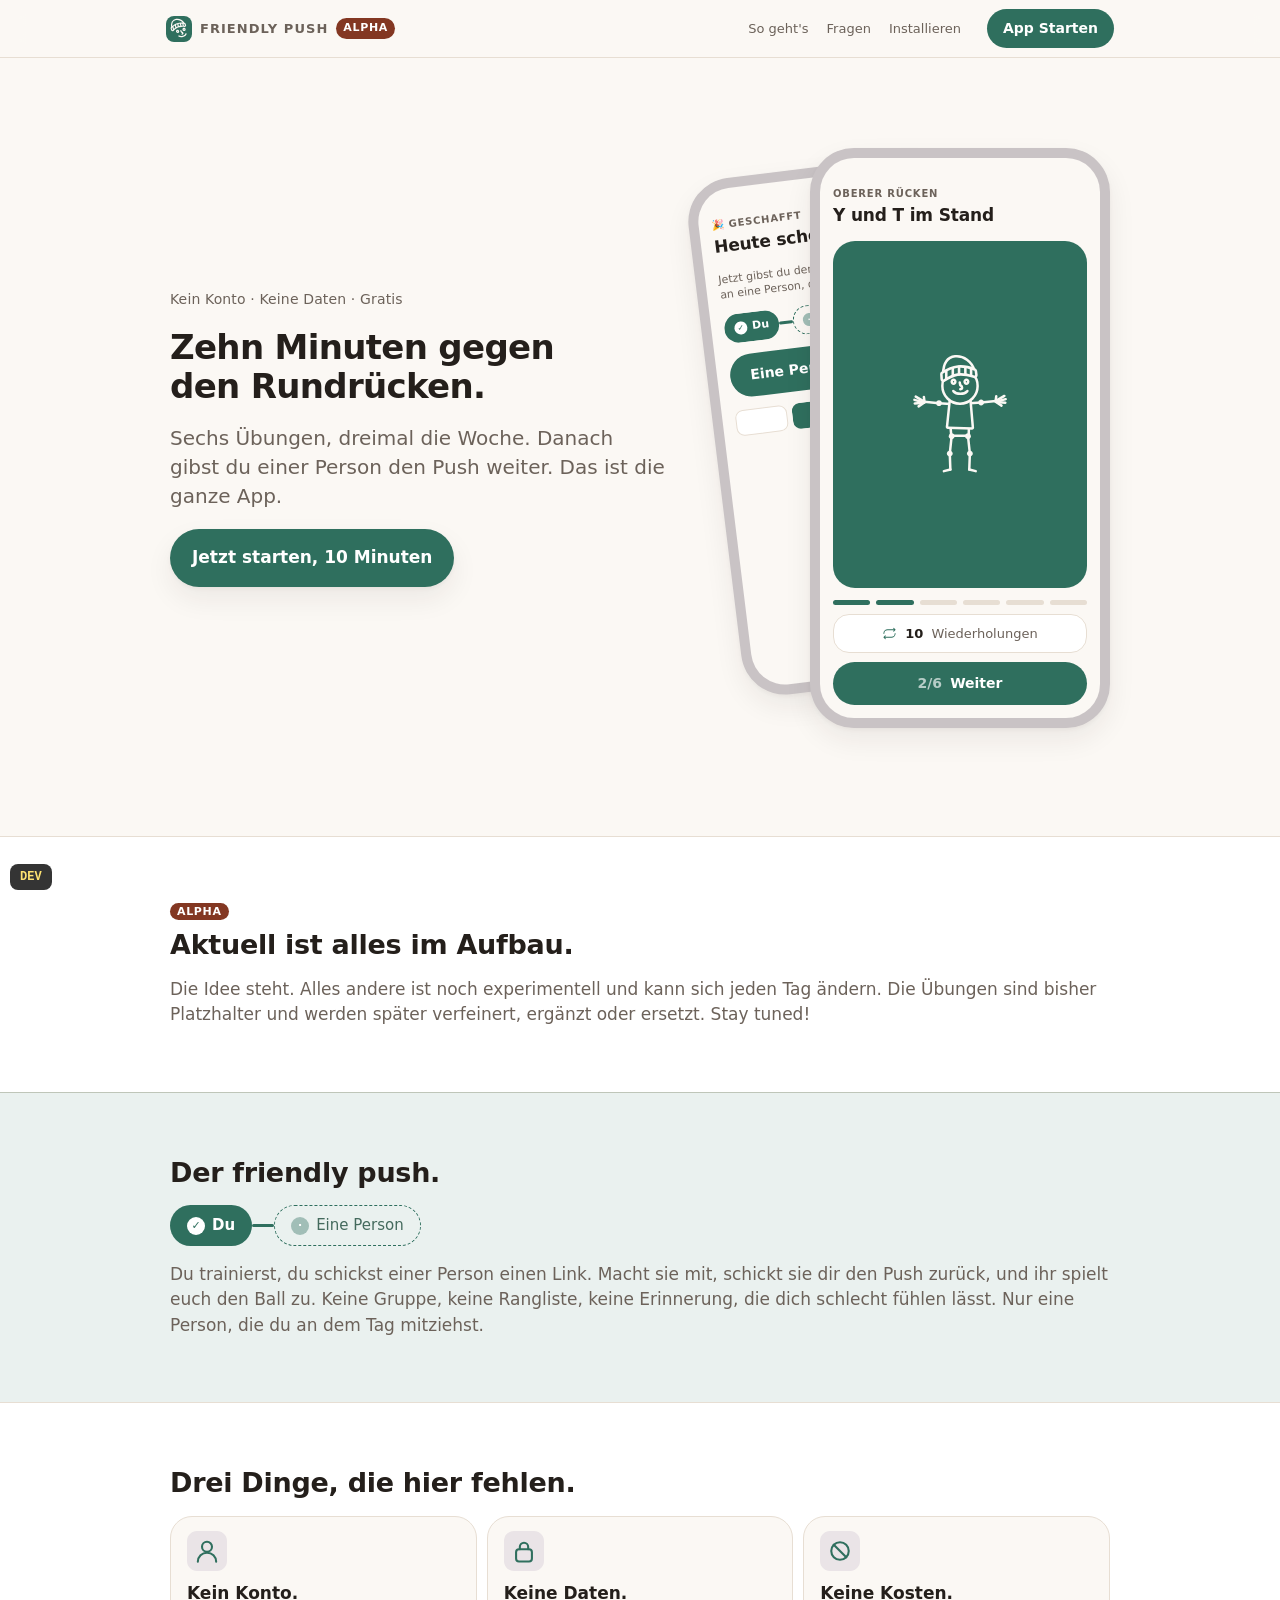
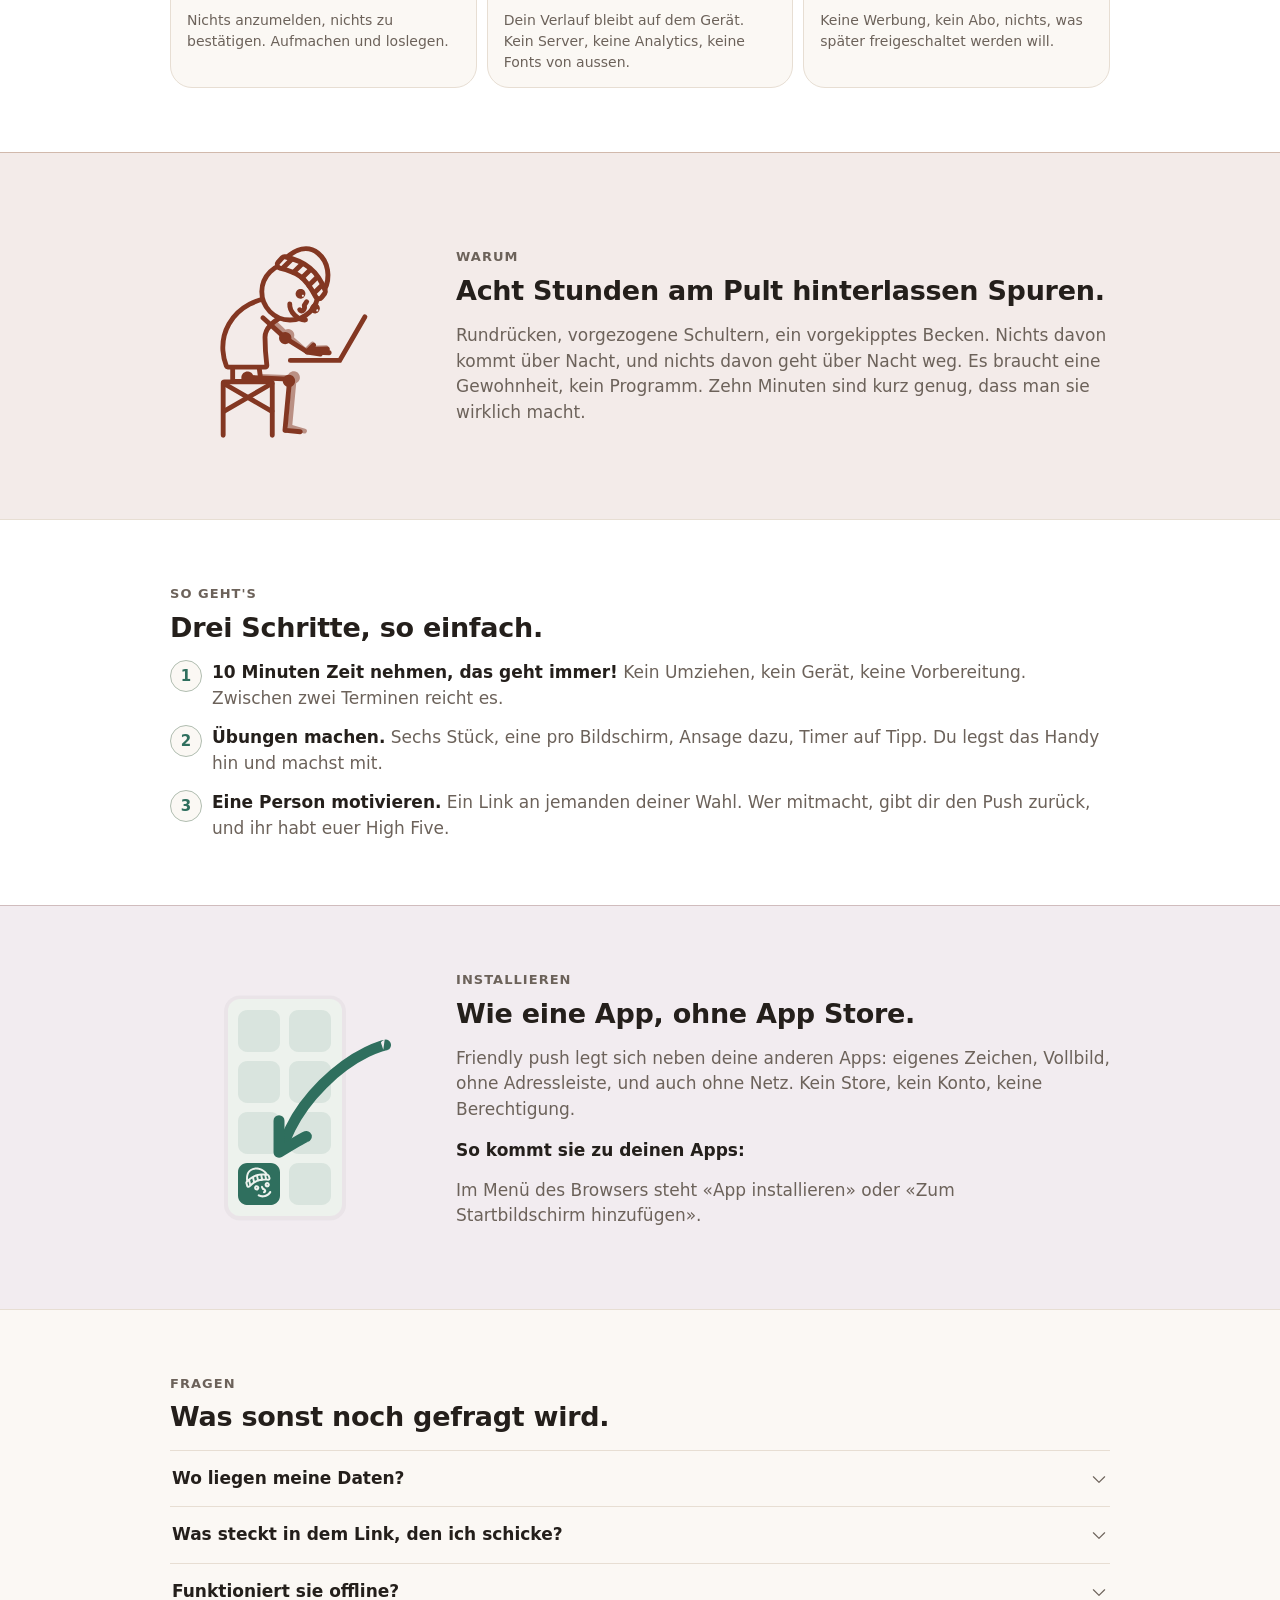
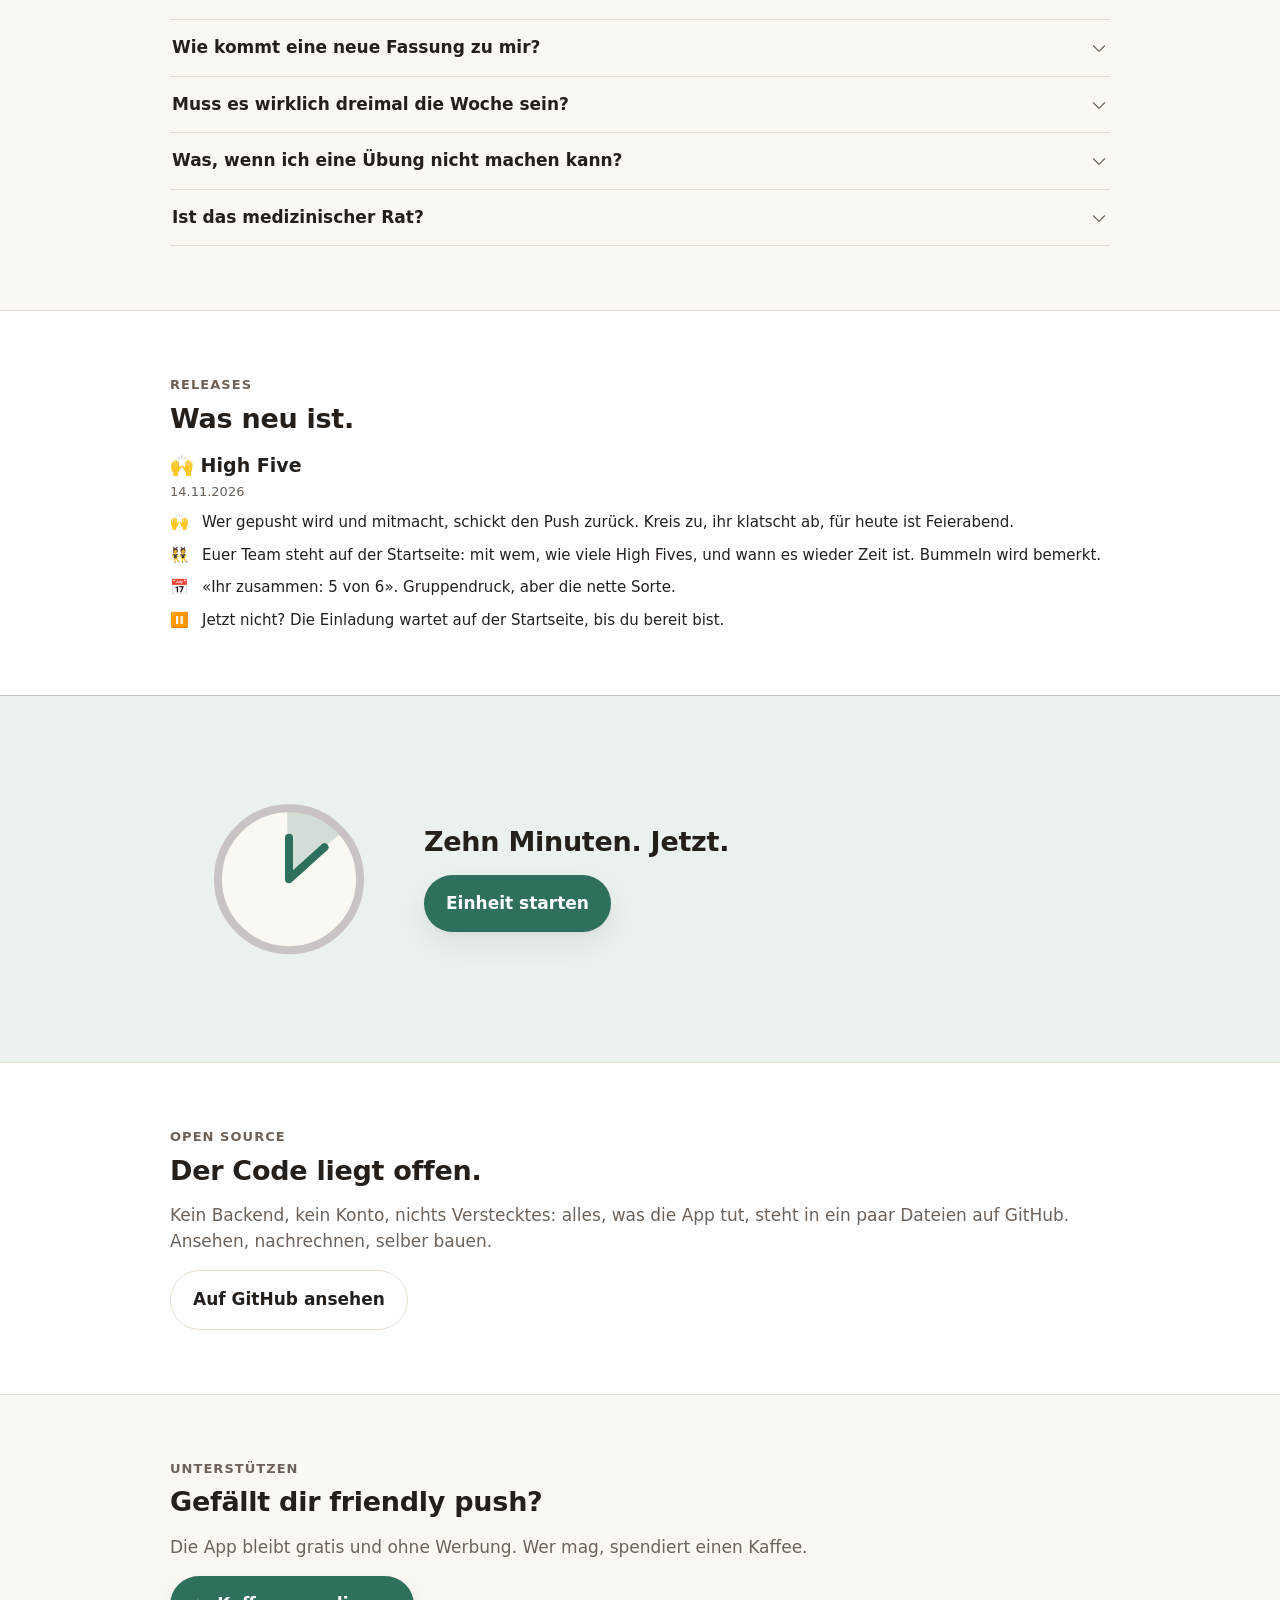
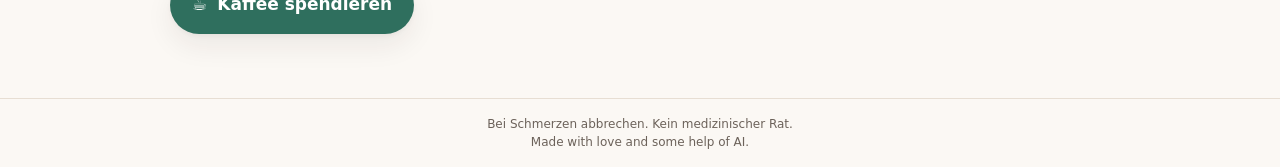
<file: index.html>
<!doctype html>
<html lang="de">
<head>
<meta charset="utf-8">
<meta name="viewport" content="width=device-width, initial-scale=1, viewport-fit=cover">
<meta name="color-scheme" content="light dark">
<meta name="description" content="Zehn Minuten für eine bessere Haltung!">
<title>Friendly push</title>
<link rel="stylesheet" href="styles.css">

<!-- Als App installierbar: Manifest, Icons, und ein Service Worker, den
     app.js anmeldet. Die Farbe der Systemleiste folgt dem Modus. -->
<link rel="manifest" href="manifest.webmanifest">
<!-- Beide Fassungen stehen hier, damit die Systemleiste schon vor dem ersten
     Skript stimmt. Wer in den Einstellungen einen Modus festlegt, lässt
     app.js das `media` der nicht gewählten auf `not all` setzen. -->
<meta name="theme-color" content="#fbf8f4" media="(prefers-color-scheme: light)" data-mode="light">
<meta name="theme-color" content="#171412" media="(prefers-color-scheme: dark)" data-mode="dark">
<link rel="icon" href="assets/icon.svg" type="image/svg+xml">
<!-- Das Icon liegt randlos vor, ohne eigene runde Ecke: die schneidet das
     System selbst, und eine zweite darunter sähe wie eine erhabene Platte aus.
     `precomposed` hielt bis iOS 6 den Glanz fern, schadet seither nicht. Den
     Glanz von iOS 26 kann eine Web-App nicht abschalten. -->
<link rel="apple-touch-icon" sizes="180x180" href="assets/apple-touch-icon.png">
<link rel="apple-touch-icon-precomposed" sizes="180x180" href="assets/apple-touch-icon.png">
<!-- iOS liest kein Manifest. Was dort zählt, steht in diesen drei Zeilen. -->
<meta name="apple-mobile-web-app-capable" content="yes">
<meta name="apple-mobile-web-app-status-bar-style" content="default">
<meta name="apple-mobile-web-app-title" content="friendly push">
<meta name="mobile-web-app-capable" content="yes">

<!-- Vorschau, wenn der Link in einem Chat landet. Bildpfad absolut, sonst
     holen die Crawler von WhatsApp, Slack und X das Bild nicht. Quelle: dev/og.html. -->
<meta property="og:type" content="website">
<meta property="og:url" content="https://friendlypush.ch/">
<meta property="og:title" content="friendly push">
<meta property="og:description" content="10 Minuten für eine bessere Haltung. Trainieren, Buddy pushen, weitergeben.">
<meta property="og:image" content="https://friendlypush.ch/assets/og.png">
<meta property="og:image:width" content="1200">
<meta property="og:image:height" content="630">
<meta name="twitter:card" content="summary_large_image">
<body>

<!-- Icons: Phosphor Regular, MIT, https://phosphoricons.com. Inline statt vom CDN,
     damit die App ohne Netz und ohne Abhängigkeit läuft. -->
<svg class="sprite" aria-hidden="true" xmlns="http://www.w3.org/2000/svg">
  <symbol id="i-skip" viewBox="0 0 256 256"><path d="M248.67,114.66,160.48,58.5A15.91,15.91,0,0,0,136,71.84v37.3L56.48,58.5A15.91,15.91,0,0,0,32,71.84V184.16A15.92,15.92,0,0,0,56.48,197.5L136,146.86v37.3a15.92,15.92,0,0,0,24.48,13.34l88.19-56.16a15.8,15.8,0,0,0,0-26.68ZM48,183.94V72.07L135.82,128Zm104,0V72.07L239.82,128Z"/></symbol>
  <symbol id="i-arrow-left" viewBox="0 0 256 256"><path d="M224,128a8,8,0,0,1-8,8H59.31l58.35,58.34a8,8,0,0,1-11.32,11.32l-72-72a8,8,0,0,1,0-11.32l72-72a8,8,0,0,1,11.32,11.32L59.31,120H216A8,8,0,0,1,224,128Z"/></symbol>
  <symbol id="i-play" viewBox="0 0 256 256"><path d="M232.4,114.49,88.32,26.35a16,16,0,0,0-16.2-.3A15.86,15.86,0,0,0,64,39.87V216.13A15.94,15.94,0,0,0,80,232a16.07,16.07,0,0,0,8.36-2.35L232.4,141.51a15.81,15.81,0,0,0,0-27ZM80,215.94V40l143.83,88Z"/></symbol>
  <symbol id="i-pause" viewBox="0 0 256 256"><path d="M200,32H160a16,16,0,0,0-16,16V208a16,16,0,0,0,16,16h40a16,16,0,0,0,16-16V48A16,16,0,0,0,200,32Zm0,176H160V48h40ZM96,32H56A16,16,0,0,0,40,48V208a16,16,0,0,0,16,16H96a16,16,0,0,0,16-16V48A16,16,0,0,0,96,32Zm0,176H56V48H96Z"/></symbol>
  <symbol id="i-check" viewBox="0 0 256 256"><path d="M229.66,77.66l-128,128a8,8,0,0,1-11.32,0l-56-56a8,8,0,0,1,11.32-11.32L96,188.69,218.34,66.34a8,8,0,0,1,11.32,11.32Z"/></symbol>
  <symbol id="i-caret" viewBox="0 0 256 256"><path d="M213.66,101.66l-80,80a8,8,0,0,1-11.32,0l-80-80A8,8,0,0,1,53.66,90.34L128,164.69l74.34-74.35a8,8,0,0,1,11.32,11.32Z"/></symbol>
  <symbol id="i-x" viewBox="0 0 256 256"><path d="M205.66,194.34a8,8,0,0,1-11.32,11.32L128,139.31,61.66,205.66a8,8,0,0,1-11.32-11.32L116.69,128,50.34,61.66A8,8,0,0,1,61.66,50.34L128,116.69l66.34-66.35a8,8,0,0,1,11.32,11.32L139.31,128Z"/></symbol>
  <symbol id="i-pencil" viewBox="0 0 256 256"><path d="M227.31,73.37,182.63,28.68a16,16,0,0,0-22.63,0L36.69,152A15.86,15.86,0,0,0,32,163.31V208a16,16,0,0,0,16,16H92.69A15.86,15.86,0,0,0,104,219.31L227.31,96a16,16,0,0,0,0-22.63ZM92.69,208H48V163.31l88-88L180.69,120ZM192,108.68,147.31,64l24-24L216,84.68Z"/></symbol>
  <!-- Zahnrad: selbst gezeichnet, nicht aus Phosphor. Ein Kranz mit acht
       Zähnen und eine Nabe, als Ring in derselben Strichstärke wie die
       anderen Symbole. Die Nullfüllung macht aus den Flächen die Ringe. -->
  <symbol id="i-gear" viewBox="0 0 256 256"><path fill-rule="evenodd" d="M104.6,26.7L151.4,26.7L154.0,52.4L163.1,56.1L183.1,39.8L216.2,72.9L199.9,92.9L203.6,102.0L229.3,104.6L229.3,151.4L203.6,154.0L199.9,163.1L216.2,183.1L183.1,216.2L163.1,199.9L154.0,203.6L151.4,229.3L104.6,229.3L102.0,203.6L92.9,199.9L72.9,216.2L39.8,183.1L56.1,163.1L52.4,154.0L26.7,151.4L26.7,104.6L52.4,102.0L56.1,92.9L39.8,72.9L72.9,39.8L92.9,56.1L102.0,52.4ZM108.2,42.3L147.8,42.3L148.8,67.5L156.1,70.5L174.6,53.4L202.6,81.4L185.5,99.9L188.5,107.2L213.7,108.2L213.7,147.8L188.5,148.8L185.5,156.1L202.6,174.6L174.6,202.6L156.1,185.5L148.8,188.5L147.8,213.7L108.2,213.7L107.2,188.5L99.9,185.5L81.4,202.6L53.4,174.6L70.5,156.1L67.5,148.8L42.3,147.8L42.3,108.2L67.5,107.2L70.5,99.9L53.4,81.4L81.4,53.4L99.9,70.5L107.2,67.5ZM86,128a42,42 0 1,0 84,0a42,42 0 1,0 -84,0ZM102,128a26,26 0 1,0 52,0a26,26 0 1,0 -52,0Z"/></symbol>
  <!-- Teilen-Zeichen von iOS: selbst gezeichnet, nicht aus Phosphor. Als
       Strich in derselben Stärke wie die Symbole daneben, darum trägt es
       .icon-line und nicht die Füllung der anderen. -->
  <symbol id="i-share" viewBox="0 0 256 256"><path d="M96,96H64a16,16,0,0,0-16,16v88a16,16,0,0,0,16,16H192a16,16,0,0,0,16-16V112a16,16,0,0,0-16-16H160"/><path d="M128,152V40"/><path d="M88,80,128,40l40,40"/></symbol>
  <symbol id="i-repeat" viewBox="0 0 256 256"><path d="M24,128A72.08,72.08,0,0,1,96,56H204.69L194.34,45.66a8,8,0,0,1,11.32-11.32l24,24a8,8,0,0,1,0,11.32l-24,24a8,8,0,0,1-11.32-11.32L204.69,72H96a56.06,56.06,0,0,0-56,56,8,8,0,0,1-16,0Zm200-8a8,8,0,0,0-8,8,56.06,56.06,0,0,1-56,56H51.31l10.35-10.34a8,8,0,0,0-11.32-11.32l-24,24a8,8,0,0,0,0,11.32l24,24a8,8,0,0,0,11.32-11.32L51.31,200H160a72.08,72.08,0,0,0,72-72A8,8,0,0,0,224,120Z"/></symbol>
  <!-- Teilen-Menü: Phosphor Regular (MIT), wie die übrigen. -->
  <symbol id="i-rocket" viewBox="0 0 256 256"><path d="M152,224a8,8,0,0,1-8,8H112a8,8,0,0,1,0-16h32A8,8,0,0,1,152,224ZM128,112a12,12,0,1,0-12-12A12,12,0,0,0,128,112Zm95.62,43.83-12.36,55.63a16,16,0,0,1-25.51,9.11L158.51,200h-61L70.25,220.57a16,16,0,0,1-25.51-9.11L32.38,155.83a16.09,16.09,0,0,1,3.32-13.71l28.56-34.26a123.07,123.07,0,0,1,8.57-36.67c12.9-32.34,36-52.63,45.37-59.85a16,16,0,0,1,19.6,0c9.34,7.22,32.47,27.51,45.37,59.85a123.07,123.07,0,0,1,8.57,36.67l28.56,34.26A16.09,16.09,0,0,1,223.62,155.83ZM99.43,184h57.14c21.12-37.54,25.07-73.48,11.74-106.88C156.55,47.64,134.49,29,128,24c-6.51,5-28.57,23.64-40.33,53.12C74.36,110.52,78.31,146.46,99.43,184Zm-15,5.85Q68.28,160.5,64.83,132.16L48,152.36,60.36,208l.18-.13ZM208,152.36l-16.83-20.2q-3.42,28.28-19.56,57.69l23.85,18,.18.13Z"/></symbol>
  <symbol id="i-link" viewBox="0 0 256 256"><path d="M240,88.23a54.43,54.43,0,0,1-16,37L189.25,160a54.27,54.27,0,0,1-38.63,16h-.05A54.63,54.63,0,0,1,96,119.84a8,8,0,0,1,16,.45A38.62,38.62,0,0,0,150.58,160h0a38.39,38.39,0,0,0,27.31-11.31l34.75-34.75a38.63,38.63,0,0,0-54.63-54.63l-11,11A8,8,0,0,1,135.7,59l11-11A54.65,54.65,0,0,1,224,48,54.86,54.86,0,0,1,240,88.23ZM109,185.66l-11,11A38.41,38.41,0,0,1,70.6,208h0a38.63,38.63,0,0,1-27.29-65.94L78,107.31A38.63,38.63,0,0,1,144,135.71a8,8,0,0,0,16,.45A54.86,54.86,0,0,0,144,96a54.65,54.65,0,0,0-77.27,0L32,130.75A54.62,54.62,0,0,0,70.56,224h0a54.28,54.28,0,0,0,38.64-16l11-11A8,8,0,0,0,109,185.66Z"/></symbol>
  <symbol id="i-send" viewBox="0 0 256 256"><path d="M227.32,28.68a16,16,0,0,0-15.66-4.08l-.15,0L19.57,82.84a16,16,0,0,0-2.49,29.8L102,154l41.3,84.87A15.86,15.86,0,0,0,157.74,248q.69,0,1.38-.06a15.88,15.88,0,0,0,14-11.51l58.2-191.94c0-.05,0-.1,0-.15A16,16,0,0,0,227.32,28.68ZM157.83,231.85l-.05.14,0-.07-40.06-82.3,48-48a8,8,0,0,0-11.31-11.31l-48,48L24.08,98.25l-.07,0,.14,0L216,40Z"/></symbol>
  <symbol id="i-export" viewBox="0 0 256 256"><path d="M216,112v96a16,16,0,0,1-16,16H56a16,16,0,0,1-16-16V112A16,16,0,0,1,56,96H80a8,8,0,0,1,0,16H56v96H200V112H176a8,8,0,0,1,0-16h24A16,16,0,0,1,216,112ZM93.66,69.66,120,43.31V136a8,8,0,0,0,16,0V43.31l26.34,26.35a8,8,0,0,0,11.32-11.32l-40-40a8,8,0,0,0-11.32,0l-40,40A8,8,0,0,0,93.66,69.66Z"/></symbol>
</svg>

<!-- Eine neue Fassung wird angeboten, nicht untergeschoben: mitten in einer
     Einheit neu zu laden wäre ein Abbruch. Als Banner ganz oben im Fluss:
     er schiebt den Inhalt nach unten, statt ihn zu verdecken. -->
<div class="update-banner" data-slot="update" role="status" hidden>
  <div class="update-banner-inner">
    <span class="update-banner-text">
      <span class="rocket" aria-hidden="true"><svg class="icon"><use href="#i-rocket"></use></svg></span>
      Neue Version verfügbar.
    </span>
    <button class="btn btn-small btn-primary" data-action="reload">Neu laden</button>
  </div>
</div>

<main id="app" aria-live="polite"></main>

<!-- Was ist neu: als Overlay über dem Screen, geschlossen mit "Gelesen". -->
<dialog class="news-overlay" data-slot="news" aria-labelledby="news-title">
  <div class="news-head">
    <h2 id="news-title">Was ist neu</h2>
    <button class="news-close" type="button" data-action="news-close" aria-label="Schliessen" title="Schliessen">
      <svg class="icon" aria-hidden="true"><use href="#i-x"></use></svg>
    </button>
  </div>
  <div class="releases" data-slot="newslist"></div>
  <!-- Die einzige Aktion: steht eine neue Version bereit, gleich laden. -->
  <button class="btn btn-primary" data-action="news-reload" hidden>Neu laden</button>
</dialog>

<footer class="footer">
  Bei Schmerzen abbrechen. Kein medizinischer Rat.<br>
  Made with love and some help of AI.
</footer>


<!-- Die beiden Wege, die jederzeit offen bleiben, auch wenn die App längst
     läuft: die Erklärung und die Einstellungen. Sie stehen oben rechts und
     sehen gleich aus, weil sie dasselbe sind: ein Nebenausgang. Im Training
     und auf der Erklärung selbst stehen sie nicht da, dort führen sie
     nirgends hin. -->
<div class="topbtns">
  <button class="helpbtn" data-action="settings-top" title="Einstellungen"
          aria-label="Einstellungen">
    <svg class="icon" aria-hidden="true"><use href="#i-gear"></use></svg>
  </button>
  <button class="helpbtn" data-action="help" title="So funktioniert friendly push"
          aria-label="So funktioniert friendly push">?</button>
</div>

<!-- ------------------------------------------------- Landing -->
<!-- Der Einstieg für alle, die die App noch nicht kennen, und ab dem
     Fragezeichen die Erklärung für alle anderen: was die App tut, wie sie
     bedient wird, was häufig gefragt wird, wie sie auf den Homescreen kommt.
     Darum steht hier alles und nicht nur das Nötigste. -->
<template id="screen-landing">
  <!-- Der Einstieg und gleichzeitig die Erklärung. Er ist in Bänder
       geschnitten: ein Thema pro Band, über die ganze Breite, abwechselnd
       getönt. Die Kante trennt, nicht der Abstand, und die Kopfzeile springt
       zu den drei Stellen, die man im Betrieb sucht. -->
  <section class="screen screen-landing">

    <!-- Die Kopfzeile klebt oben: auf einer Seite dieser Länge soll der Weg
         zurück nicht erst zurückgescrollt werden müssen. -->
    <div class="lp-navbar">
      <nav class="lp-nav">
        <!-- Das Zeichen ist zugleich der Weg zurück, wenn es ein Zurück gibt:
             beim ersten Besuch ist diese Seite der Anfang. Einen eigenen Pfeil
             trägt die Kopfzeile nicht mehr, app.js macht das Zeichen
             antippbar. -->
        <p class="eyebrow brand lp-brand" data-slot="brand">
          <img class="lp-logo" src="assets/icon.svg" alt="" aria-hidden="true">
          friendly push <span class="tag">alpha</span>
        </p>
        <div class="lp-jump">
          <button class="linkbtn" data-action="jump" data-to="pushband">So geht's</button>
          <button class="linkbtn" data-action="jump" data-to="faq">Fragen</button>
          <button class="linkbtn" data-action="jump" data-to="installblock">Installieren</button>
        </div>
        <!-- Die Kopfzeile führt in die App und nicht in eine Einheit: wer
             hier schon war, landet auf der Übersicht. Erst wer noch nichts
             auf dem Gerät hat, fängt direkt an. Der Knopf im Hero bleibt der
             Weg ins Training. -->
        <button class="btn btn-primary lp-navcta" data-action="enter">App Starten</button>
      </nav>
    </div>

    <header class="lp-band lp-band-hero">
      <div class="lp-inner lp-hero">
        <div class="lp-hero-text">
          <p class="note lp-badges">Kein Konto · Keine Daten · Gratis</p>
          <h1>Zehn Minuten gegen den Rundrücken.</h1>
          <p class="lp-claim">Sechs Übungen, dreimal die Woche. Danach gibst du einer
            Person den Push weiter. Das ist die ganze App.</p>
          <div class="lp-cta">
            <button class="btn btn-primary" data-action="start">Jetzt starten, 10 Minuten</button>
            <button class="btn btn-soft" data-action="install" hidden>Auf den Homescreen</button>
          </div>
        </div>

        <!-- Statt eines Bildes die App selbst, in einem Rahmen: ein
             Übungsscreen mit laufendem Timer. Kein Screenshot, sondern
             dieselben Bausteine und Farben, damit das Mockup nicht veraltet,
             wenn die App sich ändert. Bedienbar ist nichts davon.

             Dahinter steht gekippt ein zweites Gerät mit dem Abschluss: zwei
             Momente derselben Einheit, das Training und das Weitergeben. Es
             ist angeschnitten und reine Dekoration, darum ohne Beschriftung
             und auf schmalen Geräten gar nicht erst da. -->
        <div class="lp-phones">
          <div class="lp-phone lp-phone-back" aria-hidden="true">
            <div class="lp-phone-screen">
              <div class="lp-phone-head">
                <p class="eyebrow">🎉 Geschafft</p>
                <b>Heute schon erledigt.</b>
              </div>
              <p class="lp-phone-line">Jetzt gibst du den Push weiter. Ein Link an eine
                Person, das war es.</p>
              <div class="pair">
                <span class="peer" data-done data-you><b>✓</b><span>Du</span></span>
                <span class="pair-link"></span>
                <span class="peer" data-pending><b>·</b><span>Eine Person</span></span>
              </div>
              <div class="lp-phone-next">Eine Person motivieren</div>
              <div class="lp-phone-week">
                <i></i><i data-on></i><i></i><i></i>
              </div>
            </div>
          </div>
          <div class="lp-phone" role="img"
               aria-label="Die App während einer Übung: Y und T im Stand, 10 Wiederholungen, zwei von sechs Übungen.">
            <div class="lp-phone-screen" aria-hidden="true">
              <div class="lp-phone-head">
                <p class="eyebrow">Oberer Rücken</p>
                <b>Y und T im Stand</b>
              </div>
              <div class="lp-phone-figure" style="--frames: 2">
                <div class="ex-flip">
                  <img class="ex-frame" src="uebungen/pull-stehend-yt/pos-1.svg" alt="">
                  <img class="ex-frame" src="uebungen/pull-stehend-yt/pos-2.svg" alt="">
                </div>
              </div>
              <div class="lp-phone-bar">
                <div class="progress">
                  <i data-on></i><i data-now></i><i></i><i></i><i></i><i></i>
                </div>
                <div class="lp-phone-timer lp-phone-reps">
                  <svg class="icon lp-phone-icon"><use href="#i-repeat"></use></svg>
                  <span class="lp-phone-time">10</span>
                  <span class="lp-phone-unit">Wiederholungen</span>
                </div>
                <div class="lp-phone-next"><span>2/6</span> Weiter</div>
              </div>
            </div>
          </div>
        </div>
      </div>
    </header>

    <!-- Gleich nach dem Hero, bevor jemand mehr erwartet, als da ist: die
         App ist ein Versuch und sagt das selber. -->
    <section class="lp-band lp-band-soft">
      <div class="lp-inner">
        <!-- Dieselbe Marke wie an der Wortmarke: der Hinweis ist ein Stempel
             auf der Seite und keine Überschrift des Abschnitts. -->
        <p class="eyebrow"><span class="tag">Alpha</span></p>
        <h2>Aktuell ist alles im Aufbau.</h2>
        <p class="lead">Die Idee steht. Alles andere ist noch experimentell und
          kann sich jeden Tag ändern. Die Übungen sind bisher Platzhalter und
          werden später verfeinert, ergänzt oder ersetzt. Stay tuned!</p>
      </div>
    </section>

    <!-- Der Kern, direkt danach: er ist der Grund, warum es die App gibt,
         nicht eine Eigenschaft unter anderen. -->
    <section class="lp-band lp-band-teal" data-slot="pushband">
      <div class="lp-inner">
        <h2>Der friendly push.</h2>
        <div class="pair" data-slot="pair"></div>
        <p class="lead">Du trainierst, du schickst einer Person einen Link. Macht sie
          mit, schickt sie dir den Push zurück, und ihr spielt euch den Ball zu. Keine Gruppe, keine
          Rangliste, keine Erinnerung, die dich schlecht fühlen lässt. Nur eine
          Person, die du an dem Tag mitziehst.</p>
      </div>
    </section>

    <section class="lp-band lp-band-soft">
      <div class="lp-inner">
        <h2>Drei Dinge, die hier fehlen.</h2>
        <!-- Pro Karte ein Icon. Die Dateien in assets/ sind Platzhalter im
             Rahmen 96x96, zum Austauschen gegen die Zeichnungen aus Figma. -->
        <div class="lp-facts">
          <div>
            <img class="lp-fact-icon" src="assets/lp-fact-konto.svg" alt="" aria-hidden="true">
            <b>Kein Konto.</b><span>Nichts anzumelden, nichts zu bestätigen.
            Aufmachen und loslegen.</span>
          </div>
          <div>
            <img class="lp-fact-icon" src="assets/lp-fact-daten.svg" alt="" aria-hidden="true">
            <b>Keine Daten.</b><span>Dein Verlauf bleibt auf dem Gerät. Kein
            Server, keine Analytics, keine Fonts von aussen.</span>
          </div>
          <div>
            <img class="lp-fact-icon" src="assets/lp-fact-kosten.svg" alt="" aria-hidden="true">
            <b>Keine Kosten.</b><span>Keine Werbung, kein Abo, nichts, was
            später freigeschaltet werden will.</span>
          </div>
        </div>
      </div>
    </section>

    <section class="lp-band lp-band-brick">
      <div class="lp-inner lp-side">
        <img class="lp-side-icon" src="assets/lp-warum.svg" alt="" aria-hidden="true">
        <div class="lp-side-text">
          <p class="eyebrow">Warum</p>
          <h2>Acht Stunden am Pult hinterlassen Spuren.</h2>
          <p class="lead">Rundrücken, vorgezogene Schultern, ein vorgekipptes Becken.
            Nichts davon kommt über Nacht, und nichts davon geht über Nacht weg. Es
            braucht eine Gewohnheit, kein Programm. Zehn Minuten sind kurz genug,
            dass man sie wirklich macht.</p>
        </div>
      </div>
    </section>

    <section class="lp-band lp-band-soft" data-slot="steps">
      <div class="lp-inner">
        <p class="eyebrow">So geht's</p>
        <h2>Drei Schritte, so einfach.</h2>
        <ol class="steps">
          <li><span>
            <b>10 Minuten Zeit nehmen, das geht immer!</b>
            Kein Umziehen, kein Gerät, keine Vorbereitung. Zwischen zwei
            Terminen reicht es.
          </span></li>
          <li><span>
            <b>Übungen machen.</b>
            Sechs Stück, eine pro Bildschirm, Ansage dazu, Timer auf Tipp. Du
            legst das Handy hin und machst mit.
          </span></li>
          <li><span>
            <b>Eine Person motivieren.</b>
            Ein Link an jemanden deiner Wahl. Wer mitmacht, gibt dir den Push
            zurück, und ihr habt euer High Five.
          </span></li>
        </ol>
      </div>
    </section>

    <section class="lp-band lp-band-plum" data-slot="installblock">
      <!-- Das Bild steht links, der Text behält seine Spalte daneben. Auf dem
           Handy fehlt die Breite dafür, dort steht das Bild darüber. -->
      <div class="lp-inner lp-side">
        <img class="lp-side-icon" src="assets/lp-install.svg" alt="" aria-hidden="true">
        <div class="lp-side-text">
          <p class="eyebrow">Installieren</p>
          <h2>Wie eine App, ohne App Store.</h2>
          <p class="lead">Friendly push legt sich neben deine anderen Apps:
            eigenes Zeichen, Vollbild, ohne Adressleiste, und auch ohne Netz.
            Kein Store, kein Konto, keine Berechtigung.</p>

          <!-- Wo der Browser ein Angebot macht, führt ein Knopf auf den
               Homescreen. Wo keins kommt, steht an derselben Stelle direkt die
               Anleitung, die dieses Gerät verlangt. Sichtbar ist immer genau
               eines von beiden, app.js wählt. -->
          <div class="install-way" data-slot="installway" hidden>
            <p class="install-way-title" data-slot="installwaytitle"></p>

            <!-- iOS: Safari macht kein Angebot, hier führt nur der Handgriff hin. -->
            <ol class="steps" data-slot="installios" hidden>
              <li><span>
                <b>Teilen antippen.
                  <svg class="icon icon-line icon-inline" aria-hidden="true"><use href="#i-share"></use></svg></b>
                Das Zeichen steht in Safari unten in der Leiste, auf dem iPad
                oben rechts.
              </span></li>
              <li><span>
                <b>«Zum Home-Bildschirm» wählen.</b>
                In der Liste ein Stück nach unten, zwischen den anderen
                Einträgen.
              </span></li>
              <li><span>
                <b>«Hinzufügen» bestätigen.</b>
                Das Zeichen liegt danach bei deinen Apps.
              </span></li>
            </ol>

            <!-- Android, solange kein Angebot des Browsers vorliegt. -->
            <ol class="steps" data-slot="installandroid" hidden>
              <li><span>
                <b>Das Menü des Browsers öffnen.</b>
                Die drei Punkte, in Chrome oben rechts.
              </span></li>
              <li><span>
                <b>«App installieren» wählen.</b>
                In manchen Browsern heisst der Eintrag «Zum Startbildschirm
                hinzufügen».
              </span></li>
              <li><span>
                <b>Bestätigen.</b>
                Das Zeichen liegt danach bei deinen Apps.
              </span></li>
            </ol>

            <!-- Auf dem Rechner heisst der Eintrag überall anders und liegt
                 überall woanders: ein Satz statt dreier Schritte. -->
            <p class="install-way-text" data-slot="installdesktop" hidden>Im
              Menü des Browsers steht «App installieren» oder «Zum
              Startbildschirm hinzufügen».</p>
          </div>

          <div class="lp-cta">
            <button class="btn btn-primary" data-action="install" hidden>Jetzt installieren</button>
          </div>
        </div>
      </div>
    </section>

    <section class="lp-band" data-slot="faq">
      <div class="lp-inner">
        <p class="eyebrow">Fragen</p>
        <h2>Was sonst noch gefragt wird.</h2>
        <div class="faq">
          <details>
            <summary>Wo liegen meine Daten?
              <svg class="icon faq-caret" aria-hidden="true"><use href="#i-caret"></use></svg>
            </summary>
            <p>Im Speicher deines Browsers, auf diesem Gerät, als ein einziger
              Eintrag. Es gibt keinen Server, der etwas davon sieht. Löschst du
              die Browserdaten oder die installierte App, ist der Verlauf weg,
              ausser du hast in den Einstellungen ein Backup heruntergeladen.
              Ansehen und löschen kannst du alles hier oder in den
              Einstellungen.</p>
            <div class="wipe" data-slot="wipe"></div>
          </details>
          <details>
            <summary>Was steckt in dem Link, den ich schicke?
              <svg class="icon faq-caret" aria-hidden="true"><use href="#i-caret"></use></svg>
            </summary>
            <p>Dein Vorname, die sechs Übungen von heute, an welchen Tagen
              du diese Woche trainiert hast, und eine zufällige Kennung, codiert im
              Link selbst. Wer ihn öffnet, sieht, dass du trainiert hast, und bekommt
              dieselbe Einheit angeboten. Gibt die Person den Push zurück, erkennt
              deine App an der Kennung, wem er galt. Auf keinem Server wird etwas
              gespeichert.</p>
          </details>
          <details>
            <summary>Funktioniert sie offline?
              <svg class="icon faq-caret" aria-hidden="true"><use href="#i-caret"></use></svg>
            </summary>
            <p>Ja, nach dem ersten Laden. Die Zeichnungen aller Übungen holt die
              App im Hintergrund dazu, nicht nur die der heutigen Einheit. Im Zug
              ohne Empfang läuft die Einheit darum genauso.</p>
          </details>
          <details>
            <summary>Wie kommt eine neue Fassung zu mir?
              <svg class="icon faq-caret" aria-hidden="true"><use href="#i-caret"></use></svg>
            </summary>
            <p>Von selbst. Liegt eine bereit, meldet sich oben «Neue Fassung
              bereit», und du lädst neu, wenn es dir passt. Mitten in einer
              Einheit wird nichts untergeschoben.</p>
          </details>
          <details>
            <summary>Muss es wirklich dreimal die Woche sein?
              <svg class="icon faq-caret" aria-hidden="true"><use href="#i-caret"></use></svg>
            </summary>
            <p>Drei Einheiten von Montag bis Sonntag sind das Ziel. Eine Einheit
              pro Tag zählt. Es gibt keine Erinnerung, keine Benachrichtigung und
              nichts, was einen verpassten Tag nachträgt.</p>
          </details>
          <details>
            <summary>Was, wenn ich eine Übung nicht machen kann?
              <svg class="icon faq-caret" aria-hidden="true"><use href="#i-caret"></use></svg>
            </summary>
            <p>Überspringen, oben rechts. Wer gar nicht auf den Boden mag, stellt
              vor dem Start auf «Nur im Stehen» um. Für einzelne Bereiche gibt es
              noch keine Übung im Stehen, dort bleibt es am Boden.</p>
          </details>
          <details>
            <summary>Ist das medizinischer Rat?
              <svg class="icon faq-caret" aria-hidden="true"><use href="#i-caret"></use></svg>
            </summary>
            <p>Nein. Sechs Übungen gegen die Folgen vom Sitzen, nicht mehr. Bei
              Schmerzen abbrechen, bei anhaltenden Beschwerden zu jemandem gehen,
              der dich anschauen kann.</p>
          </details>
        </div>
      </div>
    </section>

    <!-- Was neu ist, aus derselben Liste wie "Neu" in der App. -->
    <section class="lp-band lp-band-soft" data-slot="releases">
      <div class="lp-inner">
        <p class="eyebrow">Releases</p>
        <h2>Was neu ist.</h2>
        <div class="releases" data-slot="releaselist"></div>
      </div>
    </section>

    <section class="lp-band lp-band-teal">
      <div class="lp-inner lp-side lp-final">
        <img class="lp-side-icon" src="assets/lp-final.svg" alt="" aria-hidden="true">
        <div class="lp-side-text">
          <h2>Zehn Minuten. Jetzt.</h2>
          <div class="lp-cta">
            <button class="btn btn-primary" data-action="start">Einheit starten</button>
          </div>
        </div>
      </div>
    </section>

    <!-- Zum Schluss, wo es niemanden aufhält: der Code. Eine App, die damit
         wirbt, dass nichts das Gerät verlässt, soll zeigen lassen, dass das
         stimmt. -->
    <section class="lp-band lp-band-soft">
      <div class="lp-inner">
        <p class="eyebrow">Open Source</p>
        <h2>Der Code liegt offen.</h2>
        <p class="lead">Kein Backend, kein Konto, nichts Verstecktes: alles, was
          die App tut, steht in ein paar Dateien auf GitHub. Ansehen,
          nachrechnen, selber bauen.</p>
        <div class="lp-cta">
          <a class="btn btn-soft" href="https://github.com/simonvonallmen-rethinc/friendlypush"
             target="_blank" rel="noopener">Auf GitHub ansehen</a>
        </div>
      </div>
    </section>

    <!-- Ganz zuletzt, freiwillig: wer die App mag, kann etwas zurückgeben. -->
    <section class="lp-band">
      <div class="lp-inner">
        <p class="eyebrow">Unterstützen</p>
        <h2>Gefällt dir friendly push?</h2>
        <p class="lead">Die App bleibt gratis und ohne Werbung. Wer mag,
          spendiert einen Kaffee.</p>
        <div class="lp-cta">
          <!-- Ein gewöhnlicher Link statt button.prod.min.js: das Script
               schreibt sich per document.writeln in die Seite, was in einer
               aus <template> geklonten Ansicht nicht geht. -->
          <a class="btn btn-primary btn-coffee" href="https://buymeacoffee.com/rethinc"
             target="_blank" rel="noopener"><span aria-hidden="true">☕</span>
             Kaffee spendieren</a>
        </div>
      </div>
    </section>

  </section>
</template>

<!-- ------------------------------------------------- Einladung -->
<template id="screen-invite">
  <section class="screen">
    <p class="eyebrow brand">friendly push <span class="tag">alpha</span></p>
    <h1 data-slot="headline"></h1>
    <div class="pair" data-slot="pair"></div>
    <!-- Konfetti, wenn ein Push zurückkommt. Ohne Höhe, verschiebt nichts. -->
    <div class="party" data-slot="party" hidden aria-hidden="true"></div>
    <p class="lead" data-slot="lead"></p>
    <p class="note" data-slot="loopline" hidden></p>
    <div class="prefs" data-slot="prefs"></div>
    <button class="btn btn-primary" data-action="start" data-slot="startbtn">Mitmachen, 10 Minuten</button>
    <button class="btn btn-quiet" data-action="start-own" data-slot="startown" hidden>Lieber mein eigenes Set</button>
    <!-- Später: die Einladung bleibt auf der Übersicht stehen, bis man loslegt. -->
    <button class="btn btn-quiet" data-action="later" data-slot="laterbtn">Jetzt nicht</button>
    <button class="btn btn-primary" data-action="home" data-slot="homebtn" hidden>Zur Übersicht</button>
    <p class="note" data-slot="about">Sechs Übungen gegen Rundrücken, vorgezogene Schultern und ein vorgekipptes Becken.</p>
  </section>
</template>

<!-- ------------------------------------------------------- Vor dem Start -->
<template id="screen-ready">
  <!-- Derselbe Aufbau wie eine Übung: Kopf, Fläche, Knöpfe unten. Die Figur
       steht damit schon hier an der Stelle und in der Grösse, an der sie
       gleich die ganze Einheit über steht. -->
  <section class="screen screen-ready">
    <div class="ex-body">
      <header class="ex-head">
        <div class="ex-head-text">
          <p class="eyebrow">🚀</p>
          <h1 data-slot="headline">Ready?</h1>
        </div>
      </header>

      <div class="ex-main">
        <div class="ex-figure" data-illu>
          <img class="ex-illu" src="uebungen/_app/ready.svg" alt="" aria-hidden="true">
        </div>
        <p class="lead" data-slot="lead"></p>
      </div>
    </div>

    <div class="ready-actions">
      <button class="btn btn-primary" data-action="go">Training starten</button>
      <button class="btn btn-quiet" data-action="cancel">Abbrechen</button>
    </div>
  </section>
</template>

<!-- ------------------------------------------------- Einstieg ohne Link -->
<template id="screen-home">
  <!-- Die Startseite ist in Bänder geschnitten wie die Erklärung: ein Thema
       pro Band, über die ganze Breite, die Kante trennt und nicht der
       Abstand. Oben die Lage, dann der Start, unten die Daten. -->
  <section class="screen screen-home">

    <!-- Dieselbe Kopfzeile wie die Erklärung: Marke, daneben die zwei
         Nebenausgänge als Zahnrad und Fragezeichen. Dieselben zwei Zeichen
         wie in der schwebenden Leiste, nur haben sie hier einen festen Platz
         statt über dem Inhalt zu liegen; die Leiste bleibt darum weg. -->
    <div class="lp-navbar">
      <nav class="lp-nav">
        <p class="eyebrow brand lp-brand">
          <img class="lp-logo" src="assets/icon.svg" alt="" aria-hidden="true">
          friendly push <span class="tag">alpha</span>
        </p>
        <div class="lp-navbtns">
          <button class="helpbtn" data-action="settings-top" title="Einstellungen"
                  aria-label="Einstellungen">
            <svg class="icon" aria-hidden="true"><use href="#i-gear"></use></svg>
          </button>
          <button class="helpbtn" data-action="help" title="So funktioniert friendly push"
                  aria-label="So funktioniert friendly push">?</button>
        </div>
      </nav>
    </div>

    <!-- Lage: wer du bist, wie die Woche steht, welche Geste offen ist. -->
    <div class="lp-band lp-band-hero">
      <div class="lp-inner">
        <h1 data-slot="headline">Zehn Minuten für deinen Rücken</h1>

        <div class="intro" data-slot="intro" hidden>
          <ol class="steps">
            <li><span>
              <b>Zehn Minuten, sechs Übungen.</b>
              Gegen Rundrücken, vorgezogene Schultern und ein vorgekipptes Becken.
            </span></li>
            <li><span>
              <b>Dreimal die Woche.</b>
              Mehr braucht es nicht. Was du geschafft hast, merkt sich die App von selbst.
            </span></li>
            <li><span>
              <b>Danach motivierst du eine Person.</b>
              Ein Link an jemanden deiner Wahl. Wer mitmacht, gibt dir den Push
              zurück.
            </span></li>
          </ol>
          <div class="pair" data-slot="demo"></div>
        </div>

        <div class="week" data-slot="week" data-hide-on-intro role="img" data-label=""></div>
        <p class="weekline" data-slot="weekline" data-hide-on-intro></p>
        <!-- Das Wochenziel ist eine Untergrenze, keine Obergrenze. Das steht
             direkt an der Zahl, sonst liest sie sich wie ein Soll. -->
        <p class="note weekmore" data-slot="weekmore" data-hide-on-intro></p>

        <!-- Die offene Geste gehört zur Lage, darum steht sie als Karte in
             diesem Band. Sie ist ein Hinweis und keine Aufgabe: das Kreuz
             räumt sie weg. -->
        <!-- Das Team: mit wem zuletzt ein High Five zustande kam, wie viele es
             sind und was jetzt dran ist. Ab dem Tag danach wird sie lauter. -->
        <!-- Nach einem Update: ein Hinweis auf das, was neu ist. Einmal
             angesehen oder weggetippt, kommt er bis zum nächsten nicht wieder. -->
        <button class="newscard" type="button" data-action="news-open" data-slot="newscard" hidden>
          <span class="newscard-gift" aria-hidden="true" data-slot="newsemoji">🎁</span>
          <span class="newscard-text">
            <b data-slot="newstitle">Was ist neu?</b>
            <small data-slot="newssub"></small>
          </span>
          <svg class="icon newscard-go" aria-hidden="true"><use href="#i-arrow-left"></use></svg>
        </button>

        <!-- Offene Einladung: jemand hat dich gepusht, du hast "Jetzt nicht"
             gesagt. Sie steht da, bis du loslegst. -->
        <div class="teamcard challenge" data-slot="challenge" data-due hidden>
          <p class="teamcount" data-slot="challengecount"></p>
          <div class="pair" data-slot="challengepair"></div>
          <p data-slot="challengenote"></p>
          <button class="btn btn-primary" data-action="challenge">Loslegen</button>
        </div>

        <div class="teamcard" data-slot="teamcard" hidden>
          <p class="teamcount" data-slot="teamcount"></p>
          <div class="pair" data-slot="teampair"></div>
          <p data-slot="teamnote"></p>
        </div>

        <div class="pushcard" data-slot="pushcard" hidden>
          <button class="linkbtn pushcard-hide" data-action="pushcard-hide"
                  aria-label="Hinweis entfernen" title="Entfernen">
            <svg class="icon" aria-hidden="true"><use href="#i-x"></use></svg>
          </button>
          <div class="pair" data-slot="pushpair"></div>
          <p data-slot="pushnote"></p>
        </div>
      </div>
    </div>

    <!-- Der Start, mit der Frage davor und dem Weg in die Übungsliste: alles,
         was zum Trainieren gehört, steht in einem Band. -->
    <div class="lp-band lp-band-green">
      <div class="lp-inner">
        <div class="prefs" data-slot="prefs"></div>
        <button class="btn btn-primary" data-action="start" data-slot="startbtn">Einheit starten</button>
        <p class="note" data-slot="resume" hidden></p>
        <button class="btn btn-quiet" data-action="library">Alle Übungen ansehen</button>
      </div>
    </div>

  </section>
</template>

<!-- ------------------------------------------------- Einstellungen -->
<!-- Drei Dinge, die zur Person gehören und nicht zur Einheit: wie sie heisst,
     wie gross sie liest, wie hell sie es mag. Alles greift sofort, es gibt
     nichts zu speichern und nichts zu bestätigen. -->
<template id="screen-settings">
  <section class="screen screen-settings">
    <div class="topbar">
      <button class="linkbtn linkbtn-lead" data-action="back">
        <svg class="icon" aria-hidden="true"><use href="#i-arrow-left"></use></svg>
        Zurück
      </button>
    </div>
    <h1>Einstellungen</h1>

    <div class="setting">
      <label class="setting-label" for="set-name">Dein Vorname</label>
      <input class="field" id="set-name" type="text"
             autocomplete="given-name" enterkeyhint="done" placeholder="Vorname"
             data-slot="name">
      <p class="note">Steht in dem Link, den du weitergibst, damit die andere
        Person sieht, von wem der Push kommt. Weiter kommt er nicht.</p>
    </div>

    <div class="setting">
      <p class="setting-label" id="set-font-label">Schriftgrösse</p>
      <div class="chips" data-slot="font" role="group" aria-labelledby="set-font-label"></div>
    </div>

    <div class="setting">
      <p class="setting-label" id="set-theme-label">Erscheinungsbild</p>
      <div class="chips" data-slot="theme" role="group" aria-labelledby="set-theme-label"></div>
      <p class="note" data-slot="themenote"></p>
    </div>

    <!-- Die App sagt an jeder Ecke, dass nichts das Gerät verlässt. Dann soll
         man auch nachsehen können, was da liegt: erst in Worten, darunter der
         Eintrag, wie er wirklich im Speicher steht. Gelöscht wird an
         derselben Stelle, an der man es gesehen hat. -->
    <!-- Was neu ist, jederzeit nachlesbar. Nach einem Update meldet es sich
         zusätzlich als Karte auf der Startseite. -->
    <div class="setting">
      <p class="setting-label">Was ist neu</p>
      <button class="linkbtn" data-action="news">Neuerungen ansehen</button>
    </div>

    <div class="setting">
      <p class="setting-label" id="set-data-label">Daten</p>
      <p class="note">Alles, was friendly push über dich weiss, liegt in einem
        einzigen Eintrag im Speicher dieses Browsers. Es gibt keinen Server,
        der etwas davon sieht.</p>
      <details class="disclose">
        <summary aria-describedby="set-data-label">Ansehen, was gespeichert ist
          <svg class="icon disclose-caret" aria-hidden="true"><use href="#i-caret"></use></svg>
        </summary>
        <div class="disclose-body">
          <dl class="datalist" data-slot="data"></dl>
          <details class="disclose disclose-inner">
            <summary>Der Eintrag selbst
              <svg class="icon disclose-caret" aria-hidden="true"><use href="#i-caret"></use></svg>
            </summary>
            <div class="disclose-body">
              <pre class="dataraw" data-slot="raw"></pre>
            </div>
          </details>
        </div>
      </details>
      <!-- Backup: alles als Datei mitnehmen und auf einem anderen Gerät
           oder nach dem Löschen wieder einspielen. Die Datei bleibt bei dir. -->
      <div class="backup" data-slot="backup"></div>
    </div>

    <!-- Löschen steht für sich, ganz unten und abgesetzt: was hier passiert,
         lässt sich nicht rückgängig machen. -->
    <div class="setting setting-danger">
      <p class="setting-label">Danger Zone</p>
      <p class="note">Löscht alle Daten auf diesem Gerät: Verlauf, Name, Pushes
        und High Fives. Endgültig, ausser du hast vorher ein Backup heruntergeladen.</p>
      <div class="wipe" data-slot="wipe"></div>
    </div>
  </section>
</template>

<!-- ------------------------------------------------- Übung -->
<template id="screen-exercise">
  <section class="screen screen-exercise">
    <div class="ex-body">
      <header class="ex-head">
        <div class="ex-head-text">
          <p class="eyebrow" data-slot="slot"></p>
          <h1 data-slot="name"></h1>
          <!-- Woran man die Übung erkennt, bevor man anfängt: Lage und
               Hilfsmittel. -->
          <p class="ex-attrs" data-slot="attrs"></p>
        </div>
        <!-- Überspringen gehört zum Kopf der Übung, nicht zur Daumenleiste. -->
        <button class="linkbtn ex-skip" data-action="skip" aria-label="Übung überspringen" title="Überspringen">
          <svg class="icon" aria-hidden="true"><use href="#i-skip"></use></svg>
        </button>
      </header>

      <div class="ex-main">
        <div class="ex-figure" data-slot="figure"></div>
        <!-- Die Anleitung ist eine Schublade: auf niedrigen Screens zu, damit
             die Figur den Platz hat. Aufgeklappt schrumpft die Figur, der
             Screen wird nicht länger: lesen soll kein Scrollen kosten. -->
        <div class="ex-cue" data-slot="drawer">
          <button class="ex-cue-toggle" data-action="cue"
                  aria-expanded="false" aria-controls="ex-cue-text">
            <span>Anleitung</span>
            <svg class="icon ex-cue-caret" aria-hidden="true"><use href="#i-caret"></use></svg>
          </button>
          <div class="ex-cue-body">
            <p class="cue" id="ex-cue-text" data-slot="cue"></p>
          </div>
        </div>
      </div>
    </div>

    <!-- Alles Bedienbare sitzt unten am Daumen, der Rest scrollt darüber. -->
    <div class="ex-bar">
      <div class="ex-bar-top">
        <div class="progress" data-slot="progress" role="img" data-label=""></div>
      </div>
      <!-- Die Dosis steht auf einer eigenen Zeile über den Schritten: Zeit läuft
           und ist antippbar, Wiederholungen sind nur eine Angabe. -->
      <div class="ex-dose">
        <button class="timer" data-action="timer" aria-live="off" hidden>
          <span class="timer-fill" aria-hidden="true"></span>
          <svg class="icon timer-icon" aria-hidden="true"><use data-slot="timericon" href="#i-play"></use></svg>
          <span class="timer-label" data-slot="timer"></span>
          <span class="timer-note" data-slot="timernote"></span>
        </button>
        <p class="reps" data-slot="reps" hidden>
          <svg class="icon" aria-hidden="true"><use href="#i-repeat"></use></svg>
          <span class="reps-count" data-slot="repscount"></span>
          <span class="reps-note">Wiederholungen</span>
        </p>
      </div>

      <div class="ex-bar-main">
        <button class="btn btn-soft ex-prev" data-action="prev" aria-label="Eine Übung zurück">
          <svg class="icon" aria-hidden="true"><use href="#i-arrow-left"></use></svg>
        </button>
        <button class="btn btn-soft ex-prev ex-stop" data-action="stop"
                aria-label="Einheit abbrechen" title="Abbrechen" hidden>
          <svg class="icon" aria-hidden="true"><use href="#i-x"></use></svg>
        </button>
        <button class="btn btn-primary ex-next" data-action="next">
          <span data-slot="step"></span>
          Weiter
        </button>
      </div>
    </div>
  </section>
</template>

<!-- ------------------------------------------------- Abschluss -->
<template id="screen-done">
  <section class="screen screen-done">
    <p class="cheer" data-slot="cheer" hidden aria-hidden="true">🎉</p>
    <p class="eyebrow" data-slot="eyebrow">Geschafft</p>
    <h1 data-slot="headline"></h1>
    <p class="note" data-slot="hint" hidden></p>

    <div class="pair" data-slot="pair"></div>
    <p class="note" data-slot="sharehow"></p>

    <div class="share" data-slot="share"></div>

    <!-- Konfetti sitzt in einer Zeile ohne Höhe, damit der Ausbruch nichts verschiebt. -->
    <div class="party" data-slot="party" hidden aria-hidden="true"></div>
    <!-- Die Meldung steht erst da, wenn sie etwas zu sagen hat. Leer hielte
         sie nur eine Zeile frei, die niemand liest. -->
    <p class="status" data-slot="status" role="status" hidden></p>

    <!-- Nach dem Push nur noch eine leise Zeile, kein zweiter Aufruf. -->
    <p class="sidequest" data-slot="sidequest" hidden>
      <span data-slot="sidenote"></span>
      <button class="linkbtn" data-action="side">Noch eine Person</button>
    </p>

    <button class="btn btn-quiet" data-action="home">Zurück zur Übersicht</button>

    <!-- Zahlen kommen nach dem Push-Moment, nicht davor. -->
    <div class="stats">
      <div class="week" data-slot="week" role="img" data-label=""></div>
      <p class="weekline" data-slot="weekline"></p>
      <p class="note weekmore" data-slot="weekmore"></p>
      <p class="note" data-slot="streak"></p>
    </div>
  </section>
</template>

<!-- ------------------------------------------------- Alle Übungen -->
<template id="screen-library">
  <section class="screen screen-library">
    <div class="topbar">
      <button class="linkbtn linkbtn-lead" data-action="back">
        <svg class="icon" aria-hidden="true"><use href="#i-arrow-left"></use></svg>
        Zurück
      </button>
      <p class="eyebrow" data-slot="count"></p>
    </div>
    <h1>Alle Übungen</h1>
    <p class="note" data-slot="lead"></p>
    <div class="exercise-list" data-slot="list"></div>
  </section>
</template>

<!-- ------------------------------------------------- Übung bearbeiten -->
<script type="module" src="app.js"></script>
</body>
</html>
</file>
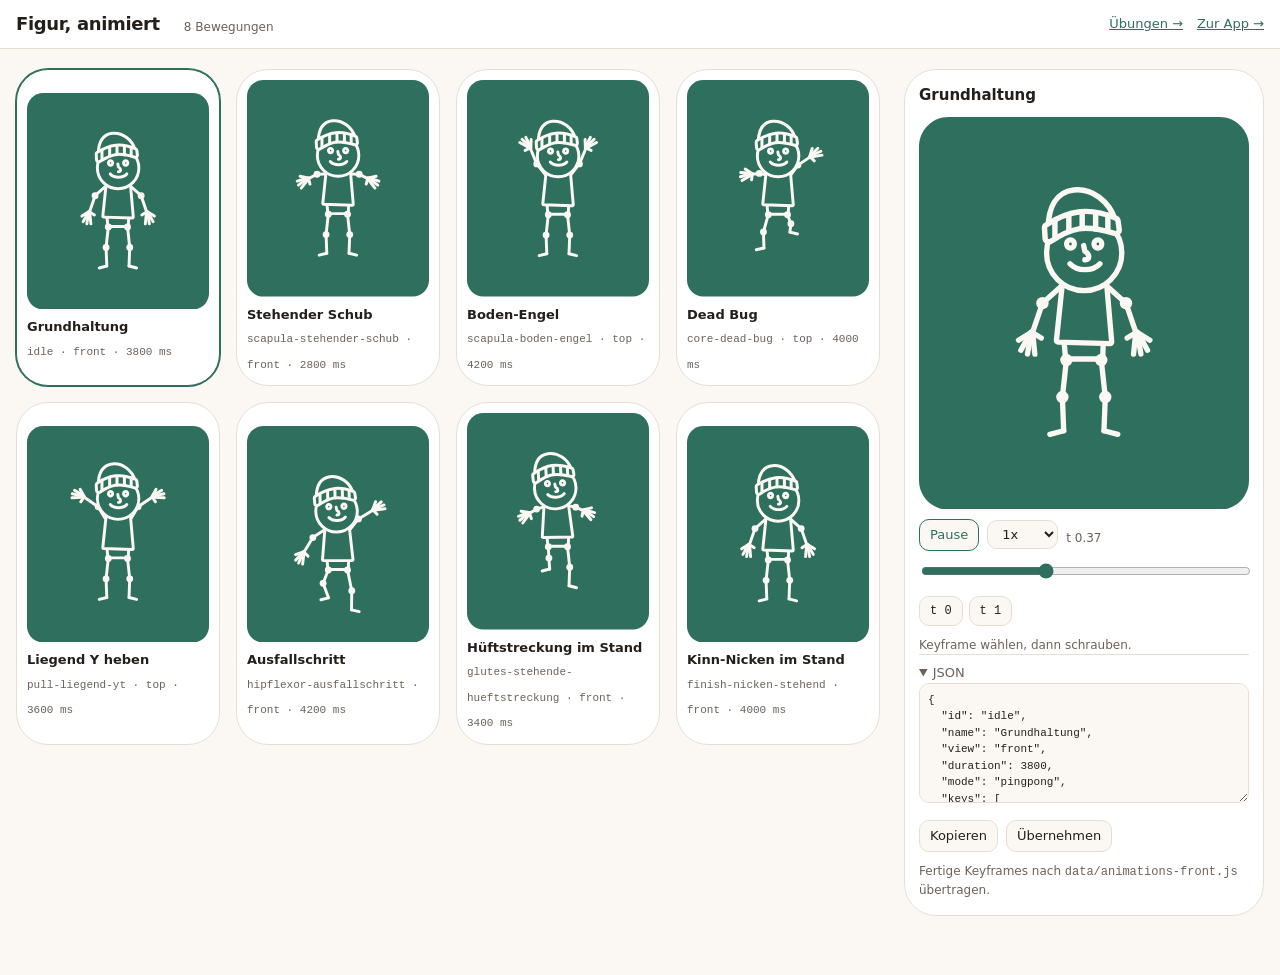
<file: dev/figur.html>
<!doctype html>
<html lang="de">
<head>
<meta charset="utf-8">
<meta name="viewport" content="width=device-width, initial-scale=1">
<meta name="color-scheme" content="light dark">
<title>Figur, animiert</title>
<link rel="stylesheet" href="../styles.css">
<style>
  /* Werkzeug, nicht Teil der App: Frontalfigur aus dem Figma-Asset, in
     Bewegung. Links die Galerie aller Bewegungen, rechts das Studio zum
     Schrauben an den Keyframes. */
  #app { display: block; padding: 0; }

  .bar {
    position: sticky; top: 0; z-index: 3;
    display: flex; flex-wrap: wrap; gap: 10px 16px; align-items: center;
    padding: 12px 16px;
    background: var(--surface); border-bottom: 1px solid var(--line);
  }
  .bar h1 { font-size: 18px; margin: 0 8px 0 0; }
  .bar a { font-size: 13px; color: var(--accent); }
  .bar .right { margin-left: auto; display: flex; gap: 14px; }

  .wrap { display: grid; grid-template-columns: 1fr 360px; gap: 24px; padding: 20px 16px 60px; align-items: start; }
  @media (max-width: 900px) { .wrap { grid-template-columns: 1fr; } }

  .grid { display: grid; gap: 16px; grid-template-columns: repeat(auto-fill, minmax(190px, 1fr)); }
  .card {
    border: 1px solid var(--line); border-radius: var(--radius-lg, 18px);
    background: var(--surface); padding: 10px; cursor: pointer; text-align: left;
    font: inherit; color: inherit; display: block;
  }
  .card[aria-current="true"] { border-color: var(--accent); box-shadow: 0 0 0 1px var(--accent); }
  .card svg { display: block; width: 100%; height: auto; border-radius: 12px; }
  .card b { display: block; font-size: 13px; margin-top: 8px; }
  .card small { color: var(--ink-soft); font-size: 11px; font-family: ui-monospace, "SF Mono", monospace; }

  .studio {
    position: sticky; top: 62px;
    border: 1px solid var(--line); border-radius: var(--radius-lg, 18px);
    background: var(--surface); padding: 14px;
  }
  .studio h2 { font-size: 15px; margin: 0 0 10px; }
  .stage svg { display: block; width: 100%; height: auto; border-radius: 14px; }
  .row { display: flex; gap: 8px; align-items: center; margin: 10px 0; flex-wrap: wrap; }
  .row button, .row select {
    font: inherit; font-size: 13px; color: var(--ink); background: var(--bg);
    border: 1px solid var(--line); border-radius: 10px; padding: 5px 10px; cursor: pointer;
  }
  .row button[aria-pressed="true"] { border-color: var(--accent); color: var(--accent); }
  input[type="range"] { width: 100%; accent-color: var(--accent); }

  .keys { display: flex; gap: 6px; flex-wrap: wrap; }
  .keys button { font-family: ui-monospace, "SF Mono", monospace; font-size: 12px; }

  details { border-top: 1px solid var(--line); padding: 8px 0 2px; }
  details summary { cursor: pointer; font-size: 13px; color: var(--ink-soft); }
  .slider { display: grid; grid-template-columns: 74px 1fr 46px; gap: 8px; align-items: center; margin: 6px 0; }
  .slider label { font: 11px/1.4 ui-monospace, "SF Mono", monospace; color: var(--ink-soft); }
  .slider output { font: 11px/1.4 ui-monospace, "SF Mono", monospace; text-align: right; }
  .slider.changed label { color: var(--accent); }

  textarea {
    width: 100%; min-height: 120px; font: 11px/1.5 ui-monospace, "SF Mono", monospace;
    color: var(--ink); background: var(--bg); border: 1px solid var(--line);
    border-radius: 10px; padding: 8px; resize: vertical;
  }
  .hint { font-size: 12px; color: var(--ink-soft); margin: 6px 0 0; }
</style>
</head>
<body>
<main id="app">
  <div class="bar">
    <h1>Figur, animiert</h1>
    <span class="hint" id="count"></span>
    <span class="right">
      <a href="./uebungen.html">Übungen &rarr;</a>
      <a href="../">Zur App &rarr;</a>
    </span>
  </div>

  <div class="wrap">
    <div class="grid" id="grid"></div>

    <aside class="studio">
      <h2 id="studio-name">Studio</h2>
      <div class="stage" id="stage"></div>

      <div class="row">
        <button id="play" aria-pressed="true">Pause</button>
        <select id="speed">
          <option value="0.5">0.5x</option>
          <option value="1" selected>1x</option>
          <option value="2">2x</option>
        </select>
        <span class="hint" id="time">t 0.00</span>
      </div>
      <input type="range" id="scrub" min="0" max="1000" value="0">

      <div class="row keys" id="keys"></div>
      <p class="hint" id="editing">Keyframe wählen, dann schrauben.</p>

      <div id="sliders"></div>

      <details open>
        <summary>JSON</summary>
        <textarea id="json" spellcheck="false"></textarea>
        <div class="row">
          <button id="copy">Kopieren</button>
          <button id="apply">Übernehmen</button>
        </div>
        <p class="hint">Fertige Keyframes nach <code>data/animations-front.js</code> übertragen.</p>
      </details>
    </aside>
  </div>
</main>

<script type="module">
  import { createFrontFigure, POSE_KEYS, fullPose } from '../lib/figure-front.js'
  import { playAnimation, sampleAnimation } from '../lib/figure-anim.js'
  import { ANIMATION_LIST } from '../data/animations-front.js'

  // Arbeitskopie, damit das Studio Keyframes ändern kann, ohne das Modul
  // anzufassen. Übertragen wird am Ende von Hand über das JSON-Feld.
  const anims = structuredClone(ANIMATION_LIST)

  const GROUPS = [
    ['Körper', ['bodyX', 'bodyY', 'bodyRot', 'torso', 'head', 'headX', 'headY']],
    ['Arm rechts', ['shoulderR', 'elbowR', 'wristR', 'upperArmR', 'foreArmR']],
    ['Arm links', ['shoulderL', 'elbowL', 'wristL', 'upperArmL', 'foreArmL']],
    ['Bein rechts', ['hipR', 'kneeR', 'ankleR', 'thighR', 'shinR']],
    ['Bein links', ['hipL', 'kneeL', 'ankleL', 'thighL', 'shinL']],
  ]
  const isLength = (k) => POSE_KEYS[k] === 1
  const range = (k) => {
    if (isLength(k)) return { min: 0.05, max: 1.6, step: 0.01 }
    if (k === 'bodyX' || k === 'bodyY') return { min: -90, max: 90, step: 0.5 }
    if (k === 'headX' || k === 'headY') return { min: -24, max: 24, step: 0.5 }
    return { min: -180, max: 180, step: 1 }
  }

  // ----------------------------------------------------------- Galerie
  const grid = document.getElementById('grid')
  const cards = new Map()
  for (const anim of anims) {
    const card = document.createElement('button')
    card.className = 'card'
    card.type = 'button'
    const fig = createFrontFigure({ card: true })
    card.append(fig.el)
    const label = document.createElement('b')
    label.textContent = anim.name
    const meta = document.createElement('small')
    meta.textContent = `${anim.id} · ${anim.view} · ${anim.duration} ms`
    card.append(label, meta)
    card.addEventListener('click', () => select(anim.id))
    grid.append(card)
    cards.set(anim.id, { card, player: playAnimation(fig, anim) })
  }
  document.getElementById('count').textContent = `${anims.length} Bewegungen`

  // ------------------------------------------------------------ Studio
  const stageFig = createFrontFigure({ card: true })
  document.getElementById('stage').append(stageFig.el)
  const elTime = document.getElementById('time')
  const elScrub = document.getElementById('scrub')
  const elPlay = document.getElementById('play')
  const elKeys = document.getElementById('keys')
  const elSliders = document.getElementById('sliders')
  const elJson = document.getElementById('json')
  const elName = document.getElementById('studio-name')
  const elEditing = document.getElementById('editing')

  let current = anims[0]
  let keyIndex = -1
  const player = playAnimation(stageFig, current, {
    onTime: (t) => {
      elTime.textContent = `t ${t.toFixed(2)}`
      if (document.activeElement !== elScrub) elScrub.value = String(Math.round(t * 1000))
    },
  })

  function select(id) {
    current = anims.find((a) => a.id === id) ?? anims[0]
    keyIndex = -1
    player.setAnimation(current)
    elName.textContent = current.name
    for (const [key, entry] of cards) entry.card.setAttribute('aria-current', String(key === id))
    drawKeys()
    drawSliders()
    dumpJson()
  }

  function drawKeys() {
    elKeys.replaceChildren()
    current.keys.forEach((k, i) => {
      const b = document.createElement('button')
      b.type = 'button'
      b.textContent = `t ${k.t}`
      b.setAttribute('aria-pressed', String(i === keyIndex))
      b.addEventListener('click', () => {
        keyIndex = i === keyIndex ? -1 : i
        if (keyIndex >= 0) {
          player.pause()
          elPlay.setAttribute('aria-pressed', 'false')
          elPlay.textContent = 'Abspielen'
          stageFig.setPose(current.keys[keyIndex])
        }
        drawKeys()
        drawSliders()
      })
      elKeys.append(b)
    })
    elEditing.textContent = keyIndex < 0
      ? 'Keyframe wählen, dann schrauben.'
      : `Keyframe ${keyIndex + 1} von ${current.keys.length} wird bearbeitet.`
  }

  function drawSliders() {
    elSliders.replaceChildren()
    if (keyIndex < 0) return
    const key = current.keys[keyIndex]
    const pose = fullPose(key)
    for (const [title, names] of GROUPS) {
      const box = document.createElement('details')
      const sum = document.createElement('summary')
      sum.textContent = title
      box.append(sum)
      if (names.some((n) => n in key)) box.open = true
      for (const name of names) {
        const { min, max, step } = range(name)
        const line = document.createElement('div')
        line.className = 'slider' + (name in key ? ' changed' : '')
        const lab = document.createElement('label')
        lab.textContent = name
        lab.htmlFor = `s-${name}`
        const input = document.createElement('input')
        input.type = 'range'
        input.id = `s-${name}`
        Object.assign(input, { min, max, step, value: pose[name] })
        const out = document.createElement('output')
        out.textContent = Number(pose[name]).toFixed(isLength(name) ? 2 : 1)
        input.addEventListener('input', () => {
          const v = Number(input.value)
          out.textContent = v.toFixed(isLength(name) ? 2 : 1)
          if (v === POSE_KEYS[name]) delete key[name]
          else key[name] = v
          line.classList.toggle('changed', name in key)
          stageFig.setPose(key)
          dumpJson()
          cards.get(current.id)?.player.setAnimation(current)
        })
        line.append(lab, input, out)
        box.append(line)
      }
      elSliders.append(box)
    }
  }

  function dumpJson() {
    elJson.value = JSON.stringify(current, null, 2)
  }

  elPlay.addEventListener('click', () => {
    const on = player.toggle()
    elPlay.setAttribute('aria-pressed', String(on))
    elPlay.textContent = on ? 'Pause' : 'Abspielen'
    if (on) { keyIndex = -1; drawKeys(); drawSliders() }
  })
  document.getElementById('speed').addEventListener('change', (e) => player.setSpeed(Number(e.target.value)))
  elScrub.addEventListener('input', () => {
    player.pause()
    elPlay.setAttribute('aria-pressed', 'false')
    elPlay.textContent = 'Abspielen'
    player.seek(Number(elScrub.value) / 1000)
  })
  document.getElementById('copy').addEventListener('click', async () => {
    await navigator.clipboard.writeText(elJson.value)
  })
  document.getElementById('apply').addEventListener('click', () => {
    try {
      const next = JSON.parse(elJson.value)
      Object.assign(current, next)
      player.setAnimation(current)
      cards.get(current.id)?.player.setAnimation(current)
      drawKeys()
      drawSliders()
    } catch (err) {
      elEditing.textContent = `JSON kaputt: ${err.message}`
    }
  })

  select(anims[0].id)
</script>
</body>
</html>
</file>
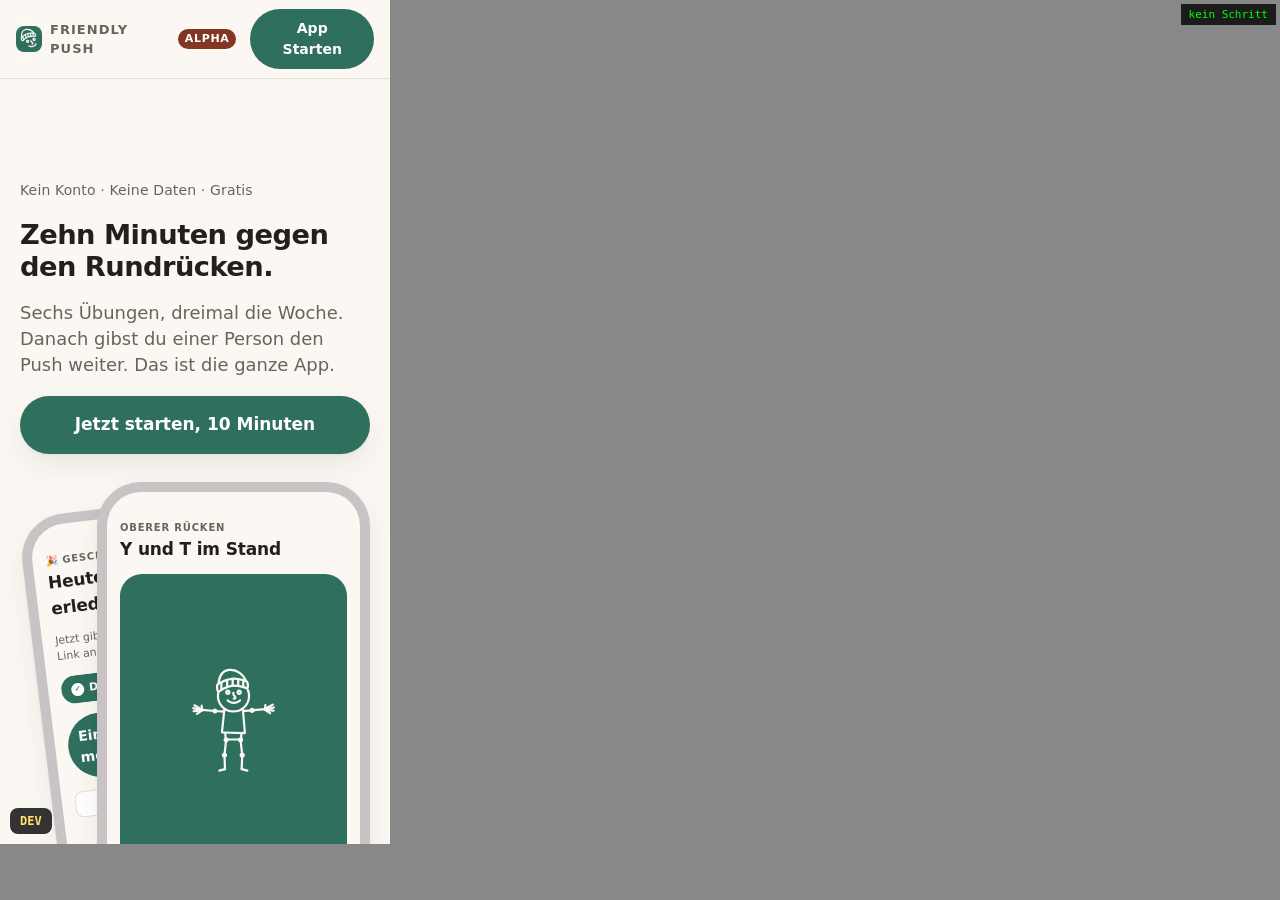
<file: dev/flow.html>
<!doctype html>
<html lang="de">
<head>
<meta charset="utf-8">
<title>Flow-Fahrhilfe</title>
<style>
  /* Werkzeug, nicht Teil der App. Fährt die App im iframe durch einen Flow,
     damit sich jeder Screen ohne Handarbeit anschauen lässt.
     ?seed=<json>   localStorage vorbelegen
     ?hash=<hash>   die App mit Share-Payload laden
     ?do=a,b,c      data-action-Werte der Reihe nach klicken
                    `reload` lädt neu, `tick:<ms>` schiebt die Uhr vor,
                    `sel:<css>` klickt ein beliebiges Element
     ?w=390&h=844   Rahmengrösse */
  body { margin: 0; background: #888; font: 13px system-ui; }
  iframe { display: block; border: 0; background: #fff; }
  #log { position: fixed; right: 4px; top: 4px; background: #000c; color: #0f0; padding: 4px 8px; font: 11px ui-monospace, monospace; }
</style>
</head>
<body>
<div id="log">boot</div>
<script>
  const q = new URLSearchParams(location.search)
  const log = document.getElementById('log')

  if (q.has('seed')) localStorage.setItem('fp.v1', q.get('seed'))
  if (q.get('clear') === '1') localStorage.removeItem('fp.v1')

  const frame = document.createElement('iframe')
  frame.width = q.get('w') ?? 390
  frame.height = q.get('h') ?? 844
  frame.src = `/${q.get('hash') ? '#' + q.get('hash') : ''}`
  document.body.append(frame)

  const steps = (q.get('do') ?? '').split(',').filter(Boolean)
  const wait = (ms) => new Promise((r) => setTimeout(r, ms))

  // Pseudo-Schritt `reload` lädt das iframe neu, um Resume zu prüfen.
  const reload = () => new Promise((done) => {
    frame.addEventListener('load', () => setTimeout(done, 120), { once: true })
    frame.contentWindow.location.reload()
  })

  let offset = 0
  let booted = false
  frame.addEventListener('load', async () => {
    if (booted) return
    booted = true
    // Stellbare Uhr im iframe, Basis ist die echte Zeit plus offset.
    const RealDate = frame.contentWindow.Date
    frame.contentWindow.Date.now = () => RealDate.parse(new RealDate().toISOString()) + offset
    await wait(120)
    const trail = []
    for (const step of steps) {
      if (step === 'reload') { await reload(); trail.push('reload'); continue }
      // tick:<ms> schiebt die Uhr im iframe vor, damit sich der Countdown
      // prüfen lässt, ohne eine Minute zu warten.
      // sel:<css> klickt irgendein Element, nicht nur data-action-Knöpfe.
      if (step.startsWith('sel:')) {
        const node = frame.contentDocument.querySelector(step.slice(4))
        if (!node) { trail.push(step + ':MISS'); break }
        node.click()
        trail.push(step)
        await wait(150)
        continue
      }
      if (step.startsWith('tick:')) {
        offset += Number(step.slice(5))
        await wait(400)
        trail.push(step)
        continue
      }
      const doc = frame.contentDocument
      const el = doc.querySelector(`[data-action="${step}"]`)
      if (!el) { trail.push(`${step}:MISS`); break }
      el.click()
      trail.push(step)
      await wait(120)
    }
    const doc = frame.contentDocument
    log.textContent = trail.join(' > ') || 'kein Schritt'
    // ?dump=1 hebt das iframe-Markup ins Hauptdokument, damit --dump-dom es sieht.
    if (q.get('dump') === '1') {
      const out = document.createElement('pre')
      out.id = 'dump'
      out.textContent = doc.getElementById('app').innerHTML
      document.body.append(out)
    }
  })
</script>
</body>
</html>
</file>
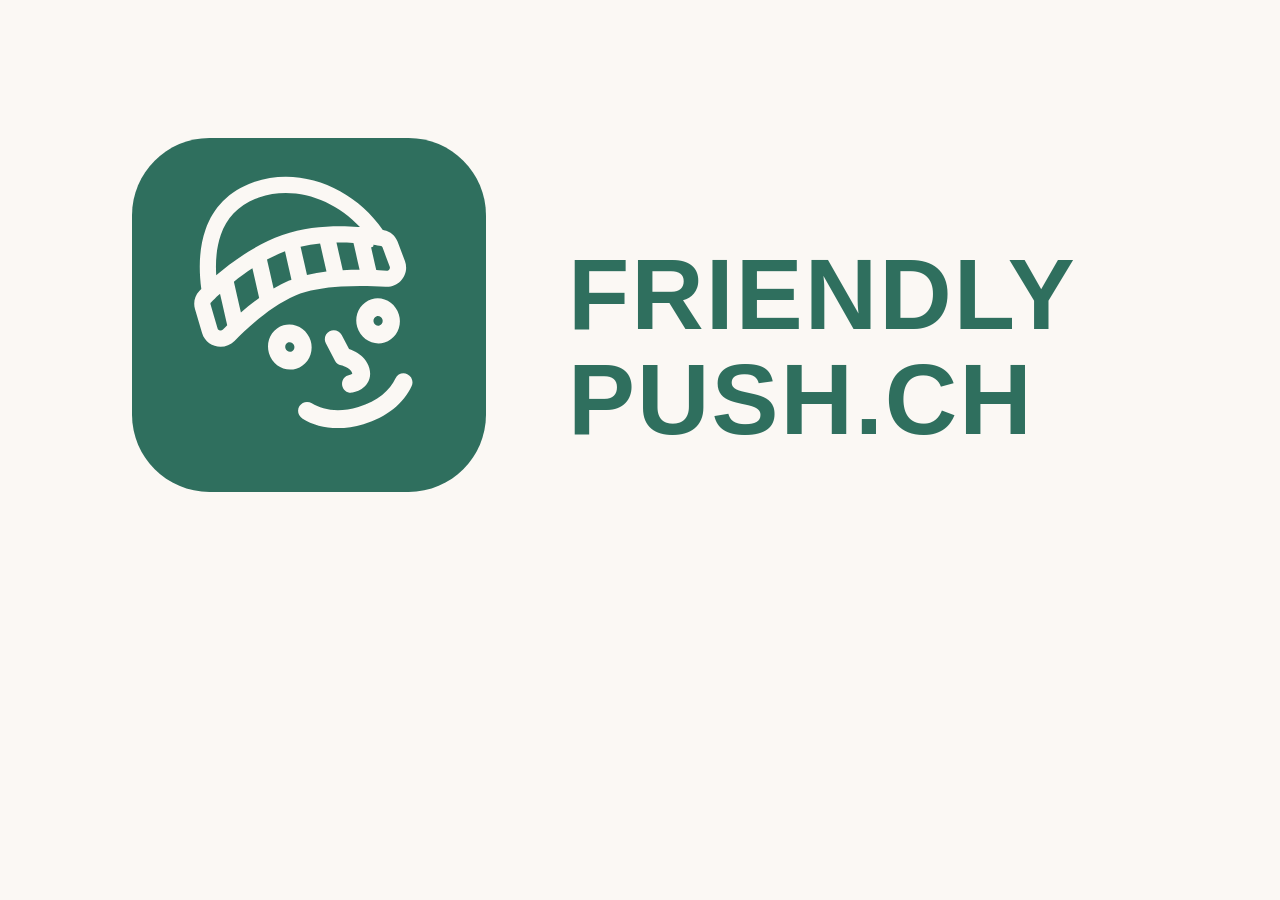
<file: dev/og.html>
<!doctype html>
<!-- Quelle für assets/og.png, die Link-Vorschau. Nachgebaut aus dem Figma-Frame
     "brand" (593 × 320), hochgerechnet auf 1200 × 630. Rastern:
       "/Applications/Google Chrome.app/Contents/MacOS/Google Chrome" --headless \
         --hide-scrollbars --window-size=1200,630 --screenshot=assets/og.png dev/og.html
     Liest Inter-Black.ttf aus ~/Library/Fonts/FontBase, sonst Pfad anpassen. -->
<meta charset="utf-8">
<style>
  @font-face { font-family: 'OG Inter'; font-weight: 900; src: url('file:///Users/simonvonallmen/Library/Fonts/FontBase/Inter-Black.ttf'); }
  html, body { margin: 0; width: 1200px; height: 630px; overflow: hidden; background: #fbf8f4; }
  img { position: absolute; left: 132px; top: 138px; width: 354px; height: 354px; }
  p {
    position: absolute; left: 568px; top: 242px; margin: 0;
    font: 900 100.4px/104.6px 'OG Inter', sans-serif; letter-spacing: 2px;
    text-transform: uppercase; color: #2f6f5e; white-space: nowrap;
    text-box: trim-both cap alphabetic;
  }
</style>
<img src="../assets/icon.svg" alt="">
<p>friendly<br>push.ch</p>
</file>
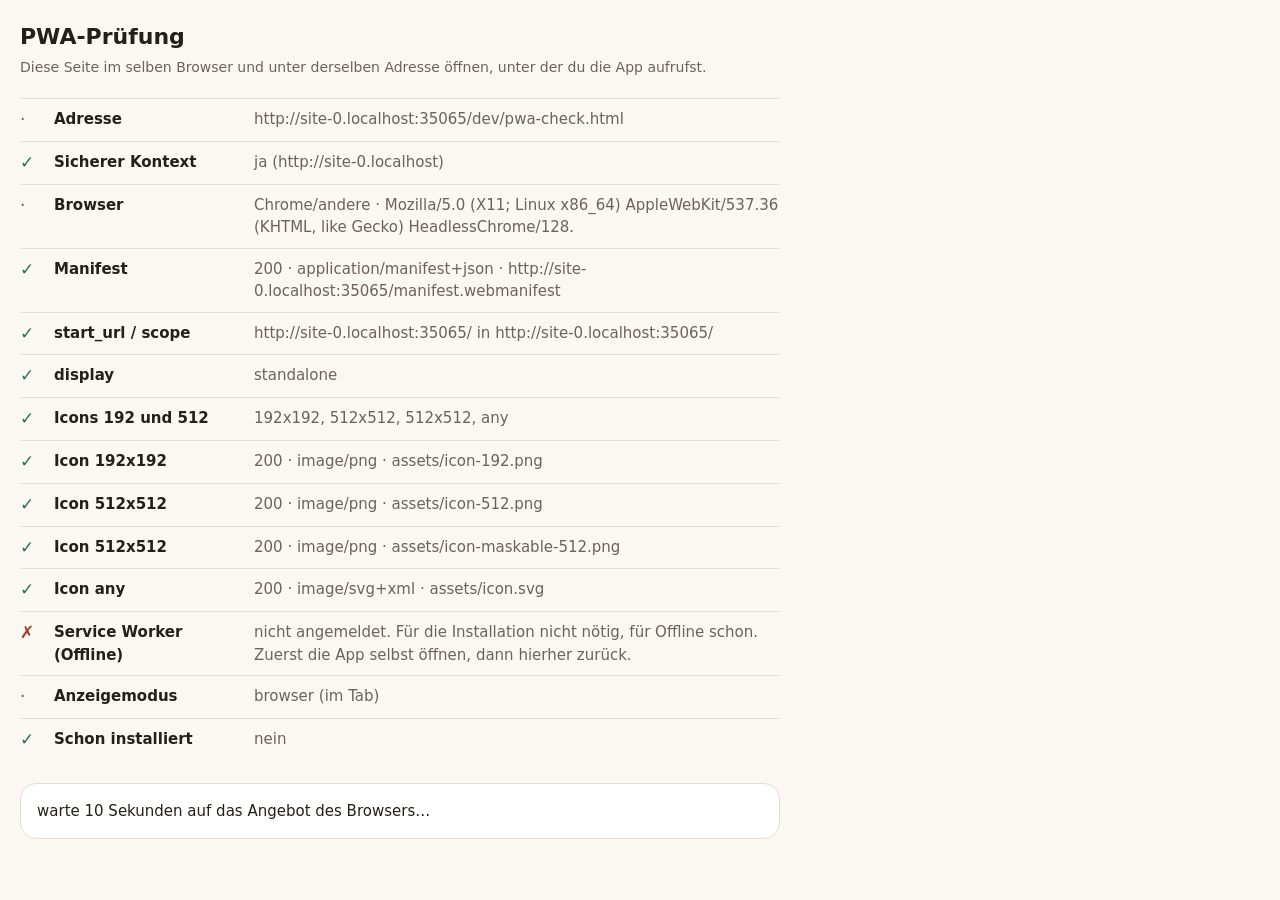
<file: dev/pwa-check.html>
<!doctype html>
<html lang="de">
<head>
<meta charset="utf-8">
<meta name="viewport" content="width=device-width, initial-scale=1">
<title>PWA-Prüfung</title>
<!-- Dasselbe Manifest wie die App, damit der Browser hier dieselbe
     Installierbarkeit prüft wie dort. -->
<link rel="manifest" href="../manifest.webmanifest">
<style>
  body { margin: 0; padding: 20px; max-width: 760px; background: #fbf8f4; color: #241f1b;
         font: 15px/1.5 ui-rounded, system-ui, sans-serif; }
  h1 { font-size: 22px; margin: 0 0 4px; }
  p.sub { margin: 0 0 20px; color: #6c625a; font-size: 14px; }
  .row { display: grid; grid-template-columns: 24px 190px 1fr; gap: 10px; align-items: start;
         padding: 9px 0; border-top: 1px solid #e7ded3; }
  .row b { font-weight: 600; }
  .row span { color: #6c625a; word-break: break-word; }
  .ok { color: #2f6f5e; } .bad { color: #9b3b22; } .wait { color: #6c625a; }
  .mark { font-size: 17px; line-height: 1.4; }
  #verdict { margin-top: 22px; padding: 16px; border-radius: 16px; background: #fff;
             border: 1px solid #e7ded3; white-space: pre-wrap; }
</style>
</head>
<body>
<h1>PWA-Prüfung</h1>
<p class="sub">Diese Seite im selben Browser und unter derselben Adresse öffnen, unter der du die App aufrufst.</p>
<div id="rows"></div>
<div id="verdict">läuft…</div>

<script>
const rows = document.getElementById('rows')
// Was die Installation verhindert, und was nur unschön ist.
const blockers = []
const hints = []

function line(name, state, detail, blocking = true) {
  const el = document.createElement('div')
  el.className = 'row'
  const mark = document.createElement('div')
  mark.className = 'mark ' + state
  mark.textContent = state === 'ok' ? '✓' : state === 'bad' ? '✗' : '·'
  const label = document.createElement('b')
  label.textContent = name
  const text = document.createElement('span')
  text.textContent = detail
  el.append(mark, label, text)
  rows.append(el)
  if (state === 'bad') (blocking ? blockers : hints).push(name + ': ' + detail)
}

async function head(url) {
  try {
    const res = await fetch(url, { cache: 'no-store' })
    return { ok: res.ok, status: res.status, type: res.headers.get('content-type') ?? '-' }
  } catch (e) { return { ok: false, status: 0, type: 'nicht erreichbar (' + e.message + ')' } }
}

;(async () => {
  line('Adresse', 'wait', location.href)

  // 1. Ohne sicheren Kontext gibt es weder Service Worker noch Installation.
  line('Sicherer Kontext', isSecureContext ? 'ok' : 'bad',
    isSecureContext
      ? 'ja (' + location.protocol + '//' + location.hostname + ')'
      : 'nein. Installation braucht https:// oder localhost / 127.0.0.1. '
        + 'Eine IP wie 192.168.x.x oder file:// reicht nicht.')

  // 2. Browser
  const brave = navigator.brave && await navigator.brave.isBrave?.()
  line('Browser', 'wait', (brave ? 'Brave' : 'Chrome/andere') + ' · ' + navigator.userAgent.slice(0, 90))

  // 3. Manifest
  const link = document.querySelector('link[rel="manifest"]')
  const manUrl = link ? new URL(link.getAttribute('href'), location.href).href : null
  if (!manUrl) line('Manifest-Link', 'bad', 'fehlt im Kopf der Seite')
  else {
    const res = await head(manUrl)
    const typeOk = /application\/manifest\+json|application\/json/.test(res.type)
    line('Manifest', res.ok ? (typeOk ? 'ok' : 'bad') : 'bad',
      res.status + ' · ' + res.type + (res.ok && !typeOk
        ? ' — falscher Content-Type. Der Server muss .webmanifest als application/manifest+json ausliefern.'
        : '') + ' · ' + manUrl)

    if (res.ok) {
      try {
        const man = await (await fetch(manUrl, { cache: 'no-store' })).json()
        const start = new URL(man.start_url ?? './', manUrl).href
        const scope = new URL(man.scope ?? './', manUrl).href
        line('start_url / scope', start.startsWith(scope) ? 'ok' : 'bad', start + '  in  ' + scope)
        line('display', ['standalone', 'fullscreen', 'minimal-ui'].includes(man.display) ? 'ok' : 'bad',
          man.display ?? 'fehlt')

        const icons = man.icons ?? []
        const any = icons.filter((i) => !i.purpose || i.purpose.split(' ').includes('any'))
        const has = (s) => any.some((i) => (i.sizes ?? '').split(' ').includes(s))
        line('Icons 192 und 512', has('192x192') && has('512x512') ? 'ok' : 'bad',
          icons.map((i) => i.sizes).join(', ') || 'keine')

        for (const icon of icons) {
          const url = new URL(icon.src, manUrl).href
          const r = await head(url)
          line('Icon ' + icon.sizes, r.ok ? 'ok' : 'bad', r.status + ' · ' + r.type + ' · ' + icon.src)
        }
      } catch (e) { line('Manifest-Inhalt', 'bad', 'nicht lesbar: ' + e.message) }
    }
  }

  // 4. Service Worker
  // Für die Installation verlangt Chrome längst keinen Worker mehr, für
  // Offline schon. Darum zählt er hier nicht als Blocker.
  if (!('serviceWorker' in navigator)) {
    line('Service Worker (Offline)', 'bad', 'vom Browser nicht angeboten', false)
  } else {
    const reg = await navigator.serviceWorker.getRegistration()
    line('Service Worker (Offline)', reg ? 'ok' : 'bad', reg
      ? 'angemeldet, Scope ' + reg.scope
        + (navigator.serviceWorker.controller ? ', steuert die Seite' : ', steuert noch nicht')
      : 'nicht angemeldet. Für die Installation nicht nötig, für Offline schon. '
        + 'Zuerst die App selbst öffnen, dann hierher zurück.', false)
  }

  // 5. Schon installiert?
  const mode = ['standalone', 'minimal-ui', 'fullscreen', 'browser']
    .find((m) => matchMedia('(display-mode: ' + m + ')').matches) ?? 'unbekannt'
  line('Anzeigemodus', 'wait', mode + (mode === 'browser' ? ' (im Tab)' : ' (installiert geöffnet)'))

  if (navigator.getInstalledRelatedApps) {
    const apps = await navigator.getInstalledRelatedApps().catch(() => [])
    line('Schon installiert', apps.length ? 'bad' : 'ok',
      apps.length ? 'ja — darum bietet der Browser nichts mehr an' : 'nein')
  }

  // 6. Das Angebot des Browsers. Es kommt verzögert, darum wird gewartet.
  const verdict = document.getElementById('verdict')
  verdict.textContent = 'warte 10 Sekunden auf das Angebot des Browsers…'
  const prompt = await new Promise((done) => {
    addEventListener('beforeinstallprompt', (e) => { e.preventDefault(); done(true) }, { once: true })
    setTimeout(() => done(false), 10000)
  })
  line('beforeinstallprompt', prompt ? 'ok' : 'bad', prompt
    ? 'gefeuert — der Browser bietet die Installation an'
    : 'nicht gefeuert')

  const wo = brave
    ? 'In Brave gibt es kein Symbol in der Adressleiste. Der Weg ist das Menü ☰ rechts oben → '
      + '"App installieren…". Fehlt der Eintrag, hilft meist: Shields für diese Seite aus, neu laden.'
    : 'In Chrome sitzt das Symbol rechts in der Adressleiste (Bildschirm mit Pfeil nach unten) und '
      + 'erscheint nur, wenn das Fenster breit genug ist. Sonst: Menü ⋮ → "Übertragen, speichern und '
      + 'teilen" → "Seite als App installieren".'

  const rest = hints.length ? '\n\nAusserdem (betrifft nur Offline):\n' + hints.map((h) => '• ' + h).join('\n') : ''

  verdict.textContent = blockers.length === 0
    ? (prompt
        ? 'Installierbar. Der Browser hat das Angebot gemacht, in der App steht der Knopf '
          + '"Auf den Homescreen".\n\n' + wo
        : 'Keine Blocker gefunden, aber der Browser hat kein Angebot gemacht. Entweder ist die App '
          + 'schon installiert, oder dieser Browser bietet nichts an (Safari und Firefox tun das nie, '
          + 'dort geht es nur von Hand).\n\n' + wo)
      + rest
    : 'Das verhindert die Installation:\n\n' + blockers.map((b) => '• ' + b).join('\n') + rest
})()
</script>
</body>
</html>
</file>
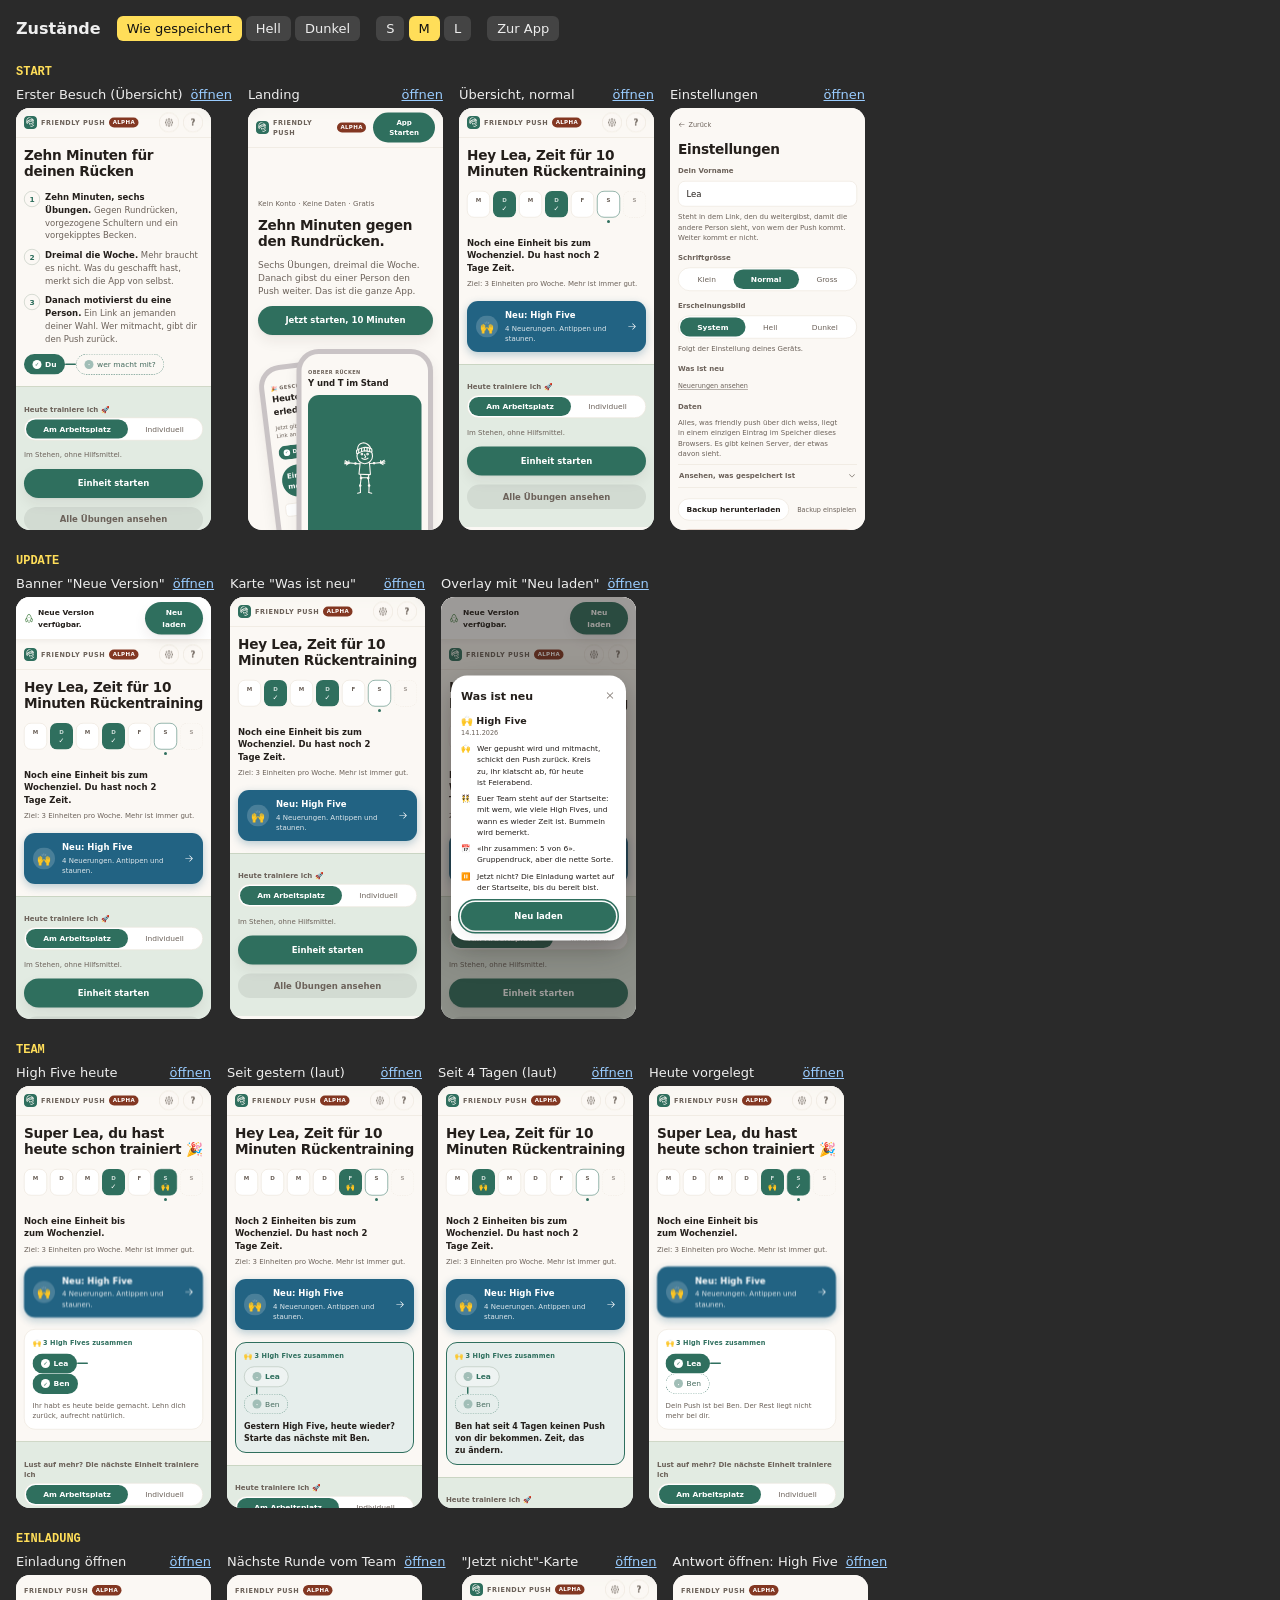
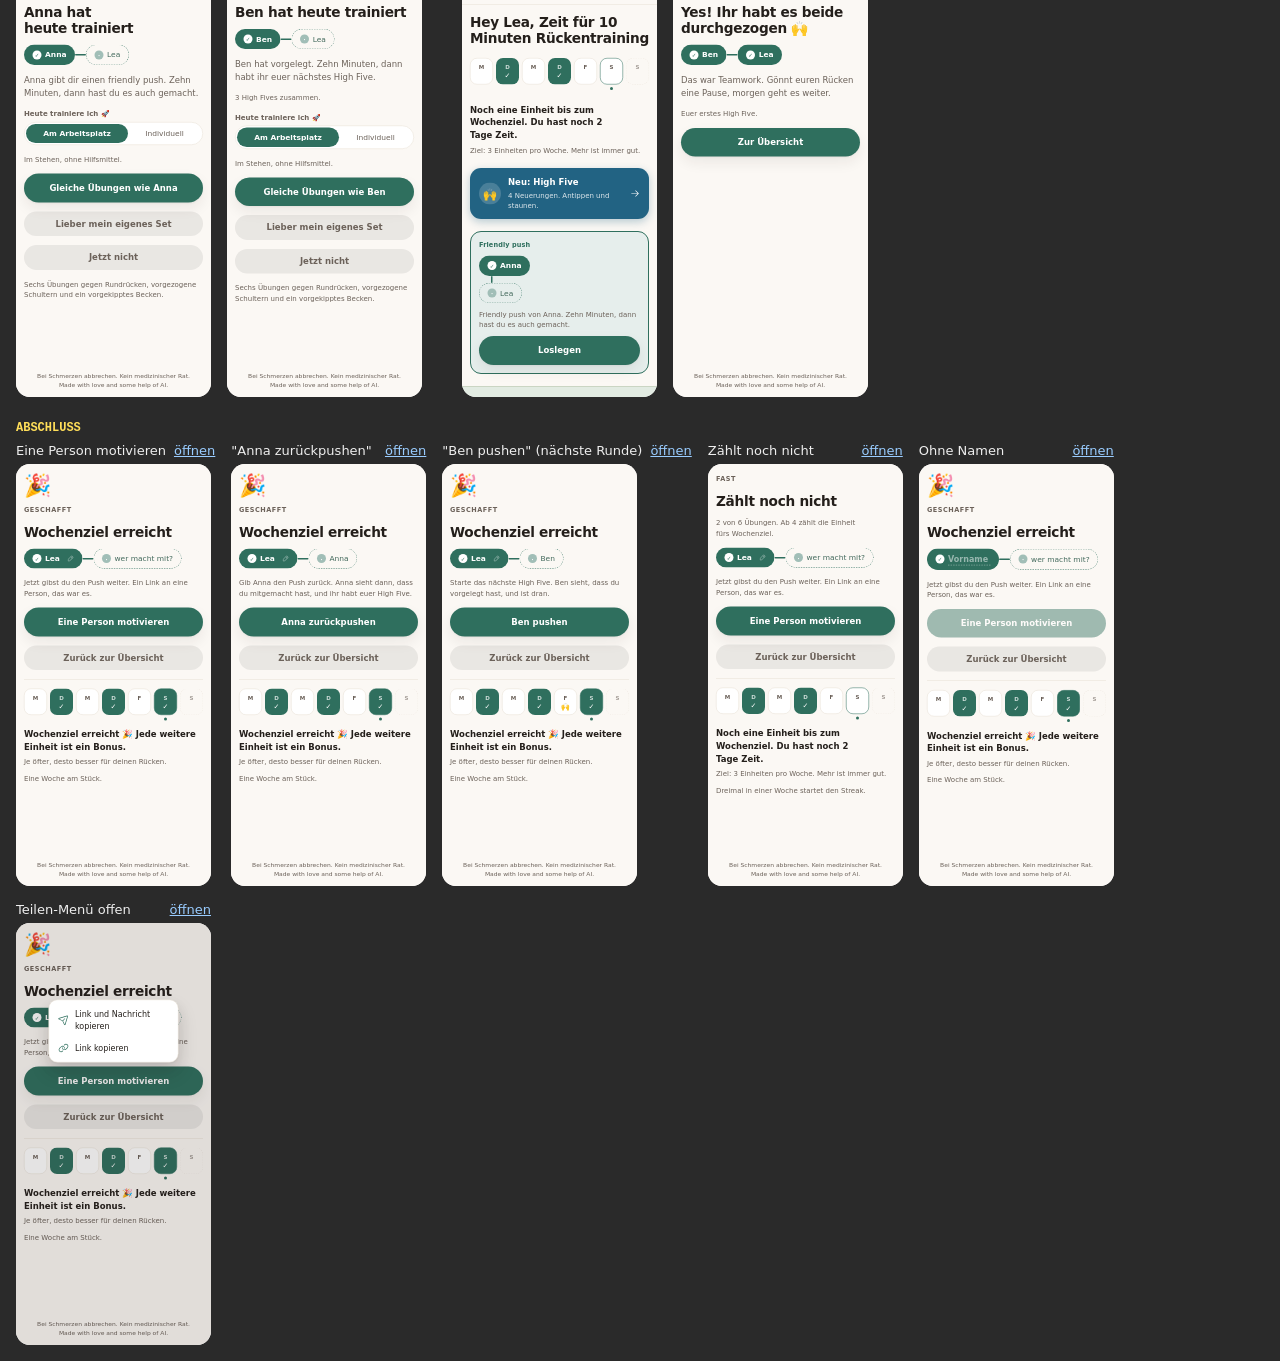
<file: dev/states.html>
<!doctype html>
<html lang="de">
<head>
<meta charset="utf-8">
<meta name="viewport" content="width=device-width, initial-scale=1">
<title>Zustände</title>
<style>
  /* Werkzeug, nicht Teil der App. Alle Zustände aus dev/states.js
     nebeneinander, jeder in einem eigenen Rahmen in Handygrösse. Jeder
     Rahmen hat seinen eigenen Speicher (?devstate), sie stören sich nicht
     und fassen die echten Daten nicht an. */
  :root { color-scheme: light dark; }
  body { margin: 0; padding: 16px; background: #2a2a2a; color: #eee; font: 13px system-ui, sans-serif; }
  header { display: flex; flex-wrap: wrap; align-items: center; gap: 8px 16px; margin-bottom: 16px; }
  header h1 { margin: 0; font-size: 16px; }
  header a, header button {
    padding: 5px 10px; border: 0; border-radius: 6px; background: #444; color: #eee;
    font: inherit; text-decoration: none; cursor: pointer;
  }
  header [data-on] { background: #ffde59; color: #111; }
  h2 { margin: 24px 0 8px; color: #ffde59; font: 600 12px ui-monospace, monospace; text-transform: uppercase; }
  .grid { display: flex; flex-wrap: wrap; gap: 16px; }
  figure { margin: 0; }
  figcaption { display: flex; justify-content: space-between; gap: 8px; margin-bottom: 6px; }
  figcaption a { color: #9cf; }
  .frame { width: calc(390px * var(--s)); height: calc(844px * var(--s)); overflow: hidden; border-radius: 14px; background: #fff; }
  iframe { width: 390px; height: 844px; border: 0; transform: scale(var(--s)); transform-origin: 0 0; }
</style>
</head>
<body>
<header>
  <h1>Zustände</h1>
  <span data-slot="themes"></span>
  <span data-slot="sizes"></span>
  <a href="/">Zur App</a>
</header>
<main data-slot="groups"></main>

<script type="module">
  import { STATES } from './states.js'

  const q = new URLSearchParams(location.search)
  const theme = q.get('theme') ?? ''
  const scale = Number(q.get('s') ?? 0.5)
  document.documentElement.style.setProperty('--s', scale)

  const link = (patch) => {
    const next = new URLSearchParams(q)
    for (const [k, v] of Object.entries(patch)) v ? next.set(k, v) : next.delete(k)
    return `?${next}`
  }
  const chips = (slot, items, current, key) => {
    const el = document.querySelector(`[data-slot="${slot}"]`)
    for (const [value, label] of items) {
      const a = document.createElement('a')
      a.textContent = label
      a.href = link({ [key]: value })
      if (String(value) === String(current)) a.dataset.on = ''
      el.append(a, ' ')
    }
  }
  chips('themes', [['', 'Wie gespeichert'], ['light', 'Hell'], ['dark', 'Dunkel']], theme, 'theme')
  chips('sizes', [['0.4', 'S'], ['0.5', 'M'], ['0.75', 'L']], scale, 's')

  const root = document.querySelector('[data-slot="groups"]')
  let group = ''
  let grid = null
  for (const s of STATES) {
    if (s.group !== group) {
      group = s.group
      const h = document.createElement('h2')
      h.textContent = group
      grid = document.createElement('div')
      grid.className = 'grid'
      root.append(h, grid)
    }
    const src = `/?devstate=${s.id}${theme ? `&devtheme=${theme}` : ''}`
    const fig = document.createElement('figure')
    fig.innerHTML = `<figcaption><span></span><a target="_blank">öffnen</a></figcaption><div class="frame"><iframe loading="lazy"></iframe></div>`
    fig.querySelector('span').textContent = s.label
    fig.querySelector('a').href = src
    fig.querySelector('iframe').src = `${src}&devbare=1`
    fig.querySelector('iframe').title = s.label
    grid.append(fig)
  }
</script>
</body>
</html>
</file>
<file: styles.css>
/* ------------------------------------------------------------------ Tokens */
:root {
  /* Figma FriendlyPush, Frame "assets": brand and ui colors + illustration-colors. */
  --hue-teal:  #2f6f5e;
  --hue-brick: #833722;
  --hue-plum:  #7e446d;
  --hue-green: #478147;
  --hue-blue:  #226383;

  --bg: #fbf8f4;
  --surface: #ffffff;
  --ink: #241f1b;
  --ink-soft: #6c625a;
  --line: #e7ded3;
  /* Die Akzentfarbe steht in beiden Modi gleich: derselbe Teal trägt die
     Knöpfe und die Fläche der Übungskarte, eine aufgehellte Fassung im
     dunklen Modus hätte die beiden auseinanderlaufen lassen. */
  --accent: var(--hue-teal);
  --accent-ink: #ffffff;
  /* Derselbe Akzent, wo er nicht Fläche ist, sondern Schrift, Icon, Umriss
     oder eine kleine Marke: auf dunklem Grund trägt das Teal als Fläche,
     aber nicht als Zeichen (3:1 gegen den Hintergrund). Hell sind beide
     gleich, dunkel hebt diese Fassung ab. */
  --accent-text: var(--hue-teal);
  /* Die Töne der Sections. Sie kommen aus denselben Illustrations-Hues wie
     die Zeichnungen, damit die Seite und die Übungen dieselbe Palette
     tragen. Jede Section nimmt einen davon, keine zwei nebeneinander
     denselben. */
  --tint-teal: var(--hue-teal);
  --tint-brick: var(--hue-brick);
  --tint-plum: var(--hue-plum);
  --tint-green: var(--hue-green);
  --tint-blue: var(--hue-blue);
  /* Die Breite der Erklärungsseite. Kopfzeile und Bänder teilen sie, damit
     die Spalte über die ganze Länge an derselben Kante steht. */
  --lp-max: 980px;
  --radius: 22px;
  --radius-lg: 32px;

      /* Schriftgrösse als Faktor. Jede Grösse im Stylesheet rechnet damit, die
     Einstellungen setzen ihn auf dem Wurzelelement um. */
  --fs: 1;
  --shadow: 0 2px 4px rgb(36 31 27 / 4%), 0 12px 28px rgb(36 31 27 / 7%);


  /* Die Übungskarte hat einen festen Ton, unabhängig vom Slot und vom Modus:
     derselbe Teal, den die Platte in jeder illustration.svg trägt. Die Fläche
     der Karte und die Fläche der Zeichnung sind dieselbe Farbe, darum steht
     sie hier als Wert und nicht als Variable, die umschalten könnte. */
  --card-bg: #2f6f5e;
f
  /* Die Figur in der Zeichnung und die Trennlinie zwischen den beiden Posen:
     ebenfalls fest, sie liegen auf dem Teal und nicht auf dem Hintergrund. */
  --card-ink: #fbf8f4;

  /* Der Rahmen des Mockups auf der Landing: ein helles Gehäuse, damit das
     Gerät auf dem Papierton steht und nicht als schwarzer Block darauf. Im
     dunklen Modus bleibt er dunkel, aber heller als die Fläche, sonst
     verschwände er darin. */
  --phone-frame: #c9c3c5;
}

/* Der dunkle Modus kommt entweder vom System oder aus den Einstellungen.
   Beide Wege tragen dieselben Werte, darum steht der Block zweimal: ein
   Medienblock kann keine Deklarationen an eine zweite Bedingung weiterreichen.
   Wer «Hell» gewählt hat, nimmt der Systemabfrage ihr Recht. Ändert sich
   hier etwas, muss es in beiden Blöcken stehen. */
@media (prefers-color-scheme: dark) {
  :root:not([data-theme='light']) {
    /* Aufgehellte Varianten der Figma-Hues, damit sie auf dunklen Flächen tragen. */
    --hue-teal-lift:  #7fc9b0;
    --hue-brick-lift: #e0987c;
    --hue-plum-lift:  #d496bd;
    --hue-green-lift: #96cf96;
    --hue-blue-lift:  #7cbcdc;

    --bg: #171412;
    --surface: #221e1b;
    --ink: #f3ece4;
    --ink-soft: #a79b8f;
    --line: #37302a;
    --accent-text: var(--hue-teal-lift);
    --tint-teal: var(--hue-teal-lift);
    --tint-brick: var(--hue-brick-lift);
    --tint-plum: var(--hue-plum-lift);
    --tint-green: var(--hue-green-lift);
    --tint-blue: var(--hue-blue-lift);
    --shadow: 0 2px 4px rgb(0 0 0 / 25%), 0 12px 28px rgb(0 0 0 / 35%);
    --phone-frame: #39312b;
    /* Startband: das aufgehellte Grün in die warme Fläche gemischt ergibt
       Oliv, das gelb wirkt. Darum hier eigene, kühlere Grüntöne. */
    --start-bg: #1d2a21;
    --start-line: #2f4636;
  }
}

:root[data-theme='dark'] {
  --hue-teal-lift:  #7fc9b0;
  --hue-brick-lift: #e0987c;
  --hue-plum-lift:  #d496bd;
  --hue-green-lift: #96cf96;
  --hue-blue-lift:  #7cbcdc;

  --bg: #171412;
  --surface: #221e1b;
  --ink: #f3ece4;
  --ink-soft: #a79b8f;
  --line: #37302a;
  --accent-text: var(--hue-teal-lift);
  --tint-teal: var(--hue-teal-lift);
  --tint-brick: var(--hue-brick-lift);
  --tint-plum: var(--hue-plum-lift);
  --tint-green: var(--hue-green-lift);
  --tint-blue: var(--hue-blue-lift);
  --shadow: 0 2px 4px rgb(0 0 0 / 25%), 0 12px 28px rgb(0 0 0 / 35%);
  --phone-frame: #39312b;
  --start-bg: #1d2a21;
  --start-line: #2f4636;
}

/* Formularfelder, Scrollbalken und Auswahlfarben sollen dem gewählten Modus
   folgen, nicht dem des Systems. */
:root[data-theme='light'] { color-scheme: light; }
:root[data-theme='dark'] { color-scheme: dark; }

/* ------------------------------------------------------------------ Basis */
* { box-sizing: border-box; }

/* Manche Bausteine setzen display, das schlägt sonst das hidden-Attribut. */
[hidden] { display: none !important; }

/* iOS zoomt beim Hineintippen in jedes Feld unter 16px und bleibt danach
   zoomt stehen. 16px ist darum eine Untergrenze und keine Vorliebe: die
   Schriftgrösse aus den Einstellungen wirkt nur darüber hinaus. */
input, textarea, select { font-size: max(16px, 1em); }

/* Icons: Phosphor-Symbole aus dem Sprite in index.html. Sie messen in em,
   damit sie der Schriftgrösse ihres Knopfes folgen. */
.sprite { display: none; }

.icon {
  width: 1em;
  height: 1em;
  flex: 0 0 auto;
  fill: currentColor;
}

/* Ein Symbol, das als Strich steht und nicht als Fläche: dieselbe Stärke wie
   die gefüllten daneben, weil sie aus demselben 256er-Raster kommen. */
.icon-line {
  fill: none;
  stroke: currentColor;
  stroke-width: 16;
  stroke-linecap: round;
  stroke-linejoin: round;
}

/* Ein Zeichen mitten im Satz steht auf der Grundlinie zu hoch: es ist 1em
   hoch, die Schrift nicht. */
.icon-inline { vertical-align: -0.18em; }

html, body {
  margin: 0;
  min-height: 100%;
}

body {
  background: var(--bg);
  color: var(--ink);
  font: 17px/1.5 ui-rounded, "SF Pro Rounded", system-ui, -apple-system, "Segoe UI", sans-serif;
  font-size: calc(17px * var(--fs));
  -webkit-text-size-adjust: 100%;
  /* Doppeltipp zoomt nicht mehr. Aufziehen mit zwei Fingern bleibt möglich:
     das ist die Geste, auf die Leute angewiesen sind, die schlecht sehen. */
  touch-action: manipulation;
  display: flex;
  flex-direction: column;
  min-height: 100dvh;
  overflow-x: hidden;
}

#app {
  flex: 1;
  display: flex;
  justify-content: center;
  padding: 20px 16px 8px;
}

.screen {
  width: 100%;
  max-width: 460px;
  display: flex;
  flex-direction: column;
  gap: 18px;
}

h1 {
  font-size: calc(clamp(26px, 7vw, 34px) * var(--fs));
  /* Schwerer als das voreingestellte Fett: die Überschrift ist auf jedem
     Screen die eine Aussage und soll den Abstand zum Fliesstext halten. */
  font-weight: 900;
  line-height: 1.15;
  letter-spacing: -0.02em;
  margin: 0;
  text-wrap: balance;
}

/* Die Markenzeile trägt den Alpha-Hinweis, darum als Zeile mit Lücke. */
.brand { display: flex; align-items: center; gap: 8px; }

.tag {
  padding: 2px 7px;
  border-radius: 999px;
  font-size: calc(11px * var(--fs));
  letter-spacing: 0.06em;
  font-weight: 600;
  /* Alpha-Marke: volle Ziegelfarbe, damit sie auffällt. */
  background: var(--hue-brick);
  color: #ffffff;
}

.eyebrow {
  margin: 0;
  font-size: calc(13px * var(--fs));
  font-weight: 600;
  letter-spacing: 0.08em;
  text-transform: uppercase;
  color: var(--ink-soft);
}

/* Die Wortmarke trägt dieselbe Form wie die Labels, steht aber schwerer:
   sie ist ein Name und keine Beschriftung. */
.eyebrow.brand { font-weight: 700; }

.lead { margin: 0; color: var(--ink-soft); }

.note {
  margin: 0;
  font-size: calc(14px * var(--fs));
  color: var(--ink-soft);
  text-wrap: pretty;
}

.footer {
  padding: 16px;
  padding-bottom: max(16px, env(safe-area-inset-bottom));
  text-align: center;
  font-size: calc(12px * var(--fs));
  color: var(--ink-soft);
}

/* ------------------------------------------------------------------ Buttons */
.btn {
  appearance: none;
  border: 0;
  border-radius: 999px;
  padding: 16px 22px;
  font: inherit;
  font-weight: 600;
  cursor: pointer;
  transition: transform 120ms ease, filter 120ms ease,
    background-color 120ms ease, border-color 120ms ease, color 120ms ease;
}

.btn:active:not(:disabled) { transform: scale(0.97); }

/* Ein Link, der wie ein Knopf aussieht: er führt aus der App heraus, trägt
   aber dieselbe Form. Ohne das Folgende wäre er ein unterstrichener Block. */
a.btn {
  display: inline-flex;
  align-items: center;
  justify-content: center;
  text-decoration: none;
}

/* Ein Knopf, dem noch eine Angabe fehlt, wartet sichtbar: er bleibt stehen,
   wo er ist, und tritt zurück. Was fehlt, sagt das Feld darüber. */
.btn:disabled { cursor: default; opacity: 0.45; box-shadow: none; }

.btn-primary {
  background: var(--accent);
  color: var(--accent-ink);
  box-shadow: var(--shadow);
}

.btn-small { padding: 10px 16px; font-size: calc(15px * var(--fs)); }

/* Der zweite Weg auf einem Screen. Er trägt von sich aus eine Fläche, auch
   wenn sie leise ist: ohne sie war er nur ein Stück Text und als Knopf erst
   unter dem Zeiger zu erkennen, auf dem Handy also gar nicht. */
.btn-quiet {
  background: color-mix(in oklab, var(--ink) 8%, transparent);
  color: var(--ink-soft);
  padding: 12px 18px;
}

.btn-soft {
  background: var(--surface);
  color: var(--ink);
  border: 1px solid var(--line);
}

:focus-visible {
  outline: 3px solid var(--accent-text);
  outline-offset: 3px;
}

/* ----------------------------------------------------------- Merkmalstöne */
/* Jedes Merkmal einer Übung trägt einen Ton aus der Markenpalette, und zwar
   überall denselben: an der Marke in der Auswahl und an der Marke über der
   Übung. Welcher Wert welchen Ton bekommt, steht bei den Merkmalen selbst
   (ATTRS in data/exercises.js), hier steht nur die Übersetzung in die
   Tokens. Im dunklen Modus zeigen die --tint-* von sich aus die
   aufgehellten Fassungen, darum gilt der Block für beide Modi. */
[data-tint='teal']  { --tint: var(--tint-teal); }
[data-tint='brick'] { --tint: var(--tint-brick); }
[data-tint='plum']  { --tint: var(--tint-plum); }
[data-tint='green'] { --tint: var(--tint-green); }
[data-tint='blue']  { --tint: var(--tint-blue); }

/* ------------------------------------------------------------------ Hover */
/* Nur wo ein Zeiger ist. Auf dem Handy bliebe ein :hover nach dem Tippen
   stehen, bis woanders hingetippt wird, und die App ist zuerst eine
   Handy-App. Die Regeln stehen beieinander statt bei ihrem Element: so ist
   auf einen Blick zu sehen, was anfassbar ist und was nicht.

   Zwei Antworten reichen. Eine Fläche wird eine Spur heller oder dunkler,
   ein Text tritt von --ink-soft nach --ink vor. Mehr wäre Bewegung ohne
   Aussage; der Druck selbst quittiert schon mit scale(). */
@media (hover: hover) and (pointer: fine) {
  .btn-primary:hover:not(:disabled),
  .chip[aria-pressed='true']:hover:not(:disabled) { filter: brightness(1.1); }

  .chip-tag:hover:not(:disabled) {
    border-color: color-mix(in srgb, var(--tint, var(--line)) 55%, var(--line));
  }

  .btn-soft:hover:not(:disabled) {
    background: color-mix(in oklab, var(--ink) 5%, var(--surface));
    border-color: color-mix(in oklab, var(--ink) 20%, var(--line));
  }

  .chip:hover:not([aria-pressed='true']):not(:disabled),
  .linkbtn-lead:hover,
  .helpbtn:hover {
    background: color-mix(in oklab, var(--ink) 8%, transparent);
    color: var(--ink);
  }

  /* Der zweite Weg trägt seine Fläche schon im Ruhezustand, also geht er
     unter dem Zeiger eine Stufe weiter statt sie erst zu bekommen. */
  .btn-quiet:hover:not(:disabled) {
    background: color-mix(in oklab, var(--ink) 15%, transparent);
    color: var(--ink);
  }

  /* Textknöpfe haben keine Fläche, die heller werden könnte. Sie bekommen
     die Unterstreichung, die ein Link im Fliesstext ohnehin trägt. */
  .peer-edit:hover { opacity: 1; }

  .linkbtn:hover {
    color: var(--ink);
    text-decoration: underline;
    text-underline-offset: 3px;
  }

  .sidequest .linkbtn:hover { color: var(--accent-text); }

  /* Das Zeichen der Kopfzeile, wenn es zurückführt. */
  .lp-brand[role='button']:hover { color: var(--ink); }

  /* Die Übungskarte ist gross. Sie hebt sich, statt sich einzufärben: die
     Illustration darin soll ihre Farbe behalten. */
  button.exercise-card:hover {
    border-color: color-mix(in oklab, var(--ink) 20%, var(--line));
    transform: translateY(-2px);
  }

  .faq summary:hover { color: var(--accent-text); }
  .faq summary:hover .faq-caret { color: inherit; }

  .disclose summary:hover { color: var(--ink); }

  .ex-cue-toggle:hover { color: var(--ink); }
  .ex-cue-toggle:hover .ex-cue-caret { color: inherit; }

  /* Die Zeitvorgabe ist antippbar, die Wiederholungen stehen nur da. Der
     Unterschied ist sonst nur im Zeiger zu sehen, hier auch in der Fläche. */
  .timer:hover { border-color: var(--accent-text); }

}

/* ------------------------------------------------------------------ Paar */
/* Der Push ist der Kern der App, deshalb bekommt er eine eigene Form:
   zwei Plätze, dazwischen eine Verbindung. Ein offener Platz ist die
   Affordance fürs Teilen, eine sichtbare Lücke. */
.pair {
  display: flex;
  flex-wrap: wrap;
  align-items: center;
  gap: 0;
}

/* Das Paar läuft komplett in der Accent-Farbe: gefüllt, wer fertig ist,
   als getönter Umriss, wer noch fehlt. Dazwischen die Verbindung. */
.peer {
  display: inline-flex;
  align-items: center;
  gap: 7px;
  /* Ein langer Name macht den Platz breit, aber nie breiter als die Zeile:
     dann bricht das Paar um, und der Name selbst darf auch umbrechen. */
  max-width: 100%;
  min-width: 0;
  overflow-wrap: anywhere;
  background: color-mix(in srgb, var(--accent) 8%, var(--surface));
  border: 1px solid color-mix(in srgb, var(--accent) 35%, var(--line));
  border-radius: 999px;
  padding: 8px 16px;
  font-size: calc(15px * var(--fs));
  font-weight: 600;
  color: var(--accent-text);
}

.peer b {
  display: grid;
  place-items: center;
  width: 18px;
  height: 18px;
  border-radius: 50%;
  background: color-mix(in srgb, var(--accent-text) 45%, var(--surface));
  color: var(--surface);
  font-size: calc(11px * var(--fs));
  line-height: 1;
}

/* Das Feld im eigenen Platz des Paares. Keine zweite Form, nur eine Linie
   unter dem Text: der Platz ist schon die Form, die Linie sagt, dass hier
   etwas einzutragen ist. */
/* Die Maske fällt: der Deckname steht gedämpft da und kippt dann auf den
   echten Namen. Bei reduzierter Bewegung setzt app.js gleich den echten. */
.peer [data-mask] { opacity: 0.55; text-decoration: line-through; }
.peer [data-revealed] { display: inline-block; animation: peer-reveal 420ms cubic-bezier(0.2, 0.8, 0.3, 1.2); }

@keyframes peer-reveal {
  0% { opacity: 0; transform: rotateX(90deg); }
  100% { opacity: 1; transform: none; }
}

.peer-input {
  width: 9ch;
  min-width: 0;
  padding: 0;
  font: inherit;
  /* Unter 16px zoomt iOS beim Hineintippen in das Feld und bleibt danach
     zoomt stehen. Darum ist 16px hier die Untergrenze, nicht eine Vorliebe. */
  font-size: max(16px, calc(15px * var(--fs)));
  color: inherit;
  background: none;
  border: 0;
  border-bottom: 1px dashed currentColor;
}

.peer-input::placeholder { color: inherit; opacity: 0.5; }

/* Ein kurzes Wackeln, kein Zittern: vier kleine Ausschläge, dann steht es
   wieder. Es soll den Blick holen, nicht erschrecken. Wer wenig Bewegung
   will, sieht es gar nicht erst (siehe prefers-reduced-motion). */
@keyframes peer-shake {
  0%, 100% { transform: translateX(0); }
  20% { transform: translateX(-3px); }
  40% { transform: translateX(3px); }
  60% { transform: translateX(-2px); }
  80% { transform: translateX(2px); }
}

.peer-input[data-shake] { animation: peer-shake 420ms ease both; }
.peer-input:focus-visible { outline-offset: 2px; }

.peer[data-done] { background: var(--accent); color: var(--accent-ink); border-color: transparent; }
.peer[data-done] b { background: var(--accent-ink); color: var(--accent); }

.peer[data-pending] {
  background: none;
  border-style: dashed;
  border-color: var(--accent-text);
  color: color-mix(in srgb, var(--accent-text) 65%, var(--ink-soft));
  font-weight: 500;
}

/* Die Verbindung trägt die Farbe der Plätze, nicht einen eigenen Grauton:
   sie gehört zum Paar und ist nicht die Lücke dazwischen. */
.pair-link {
  flex: 0 0 22px;
  height: 3px;
  border-radius: 999px;
  background: var(--accent-text);
}

/* Passen die beiden Plätze nicht nebeneinander, stehen sie untereinander und
   die Verbindung kippt mit: senkrecht und auf der Achse der Marken, damit
   die zwei Plätze weiter als ein Paar zu lesen sind. Ob es reicht, hängt an
   den Namen und nicht an der Fensterbreite, darum misst app.js und setzt das
   Attribut, statt dass hier eine Medienabfrage riete. */
.pair[data-stacked] { flex-direction: column; align-items: flex-start; }

.pair[data-stacked] .pair-link {
  flex: 0 0 14px;
  width: 3px;
  height: 14px;
  /* Mitte der Marke im Platz: 16px Polsterung plus ihr halber Durchmesser. */
  margin-left: calc(16px + 9px - 1.5px);
}

/* Push-Karte auf der Startseite: die offene Geste, falls es eine gibt. Sie
   gehört zur Lage und steht darum im selben Band wie die Woche. Oben rechts
   sitzt das Kreuz, das sie wegräumt: ein Hinweis, keine Aufgabe. */
.pushcard {
  position: relative;
  display: flex;
  flex-direction: column;
  gap: 12px;
  align-items: flex-start;
  background: var(--surface);
  border: 1px solid var(--line);
  border-radius: var(--radius);
  padding: 16px;
  padding-right: 48px;
}

.pushcard p { margin: 0; font-size: calc(14px * var(--fs)); color: var(--ink-soft); text-wrap: pretty; }

.pushcard-hide {
  position: absolute;
  top: 4px;
  right: 4px;
  display: grid;
  place-items: center;
  width: 36px;
  height: 36px;
  padding: 0;
  font-size: calc(16px * var(--fs));
}

/* Team-Karte: das High Five und was jetzt dran ist. Ruhig, solange heute
   alles erledigt ist; ab dem Tag danach in der Akzentfarbe, weil dann etwas
   zu tun ist. */
.teamcard {
  display: flex;
  flex-direction: column;
  gap: 12px;
  align-items: flex-start;
  background: var(--surface);
  border: 1px solid var(--line);
  border-radius: var(--radius);
  padding: 16px;
}

.teamcard p { margin: 0; font-size: calc(14px * var(--fs)); color: var(--ink-soft); text-wrap: pretty; }

.teamcard .teamcount {
  font-size: calc(13px * var(--fs));
  font-weight: 700;
  letter-spacing: 0.02em;
  color: var(--accent-text);
}

.teamcard .teamcount::before { content: '🙌 '; }
.teamcard .teamcount[data-plain]::before { content: none; }

/* Die offene Einladung trägt ihren Knopf selbst: hier geht es los. */
.challenge .btn { align-self: stretch; }

.teamcard[data-due] {
  background: color-mix(in srgb, var(--accent) 12%, var(--surface));
  border: 2px solid var(--accent);
}

.teamcard[data-due] [data-slot="teamnote"] {
  font-size: calc(16px * var(--fs));
  font-weight: 600;
  color: var(--ink);
}

/* Was-ist-neu-Karte nach einem Update: in Blau, damit sie sich von Team und
   Push abhebt, und als Ganzes ein Knopf mit Pfeil. Sie springt beim
   Erscheinen kurz auf, das Geschenk wackelt einmal. */
.newscard {
  appearance: none;
  display: flex;
  align-items: center;
  gap: 14px;
  width: 100%;
  padding: 16px 18px;
  border: 0;
  border-radius: var(--radius);
  background: var(--hue-blue);
  color: #fff;
  font: inherit;
  text-align: left;
  cursor: pointer;
  box-shadow: 0 6px 18px rgb(34 99 131 / 30%);
  transition: transform 120ms ease, filter 120ms ease;
  animation: news-pop 520ms cubic-bezier(0.2, 0.9, 0.3, 1.25) both;
}

.newscard:active { transform: scale(0.98); }
.newscard:focus-visible { outline: 3px solid var(--hue-blue-lift, #7cbcdc); outline-offset: 3px; }

.newscard-gift {
  display: grid;
  place-items: center;
  flex: none;
  width: 44px;
  height: 44px;
  border-radius: 50%;
  background: rgb(255 255 255 / 18%);
  font-size: calc(22px * var(--fs));
  animation: news-wiggle 700ms ease 420ms both;
}

.newscard-text { display: flex; flex-direction: column; gap: 2px; flex: 1; min-width: 0; }
.newscard-text b { font-size: calc(17px * var(--fs)); }
.newscard-text small { font-size: calc(14px * var(--fs)); opacity: 0.85; }

/* Der Pfeil zeigt nach rechts: dasselbe Zeichen wie Zurück, gespiegelt. */
.newscard-go { flex: none; font-size: calc(20px * var(--fs)); transform: scaleX(-1); }

.newscard[data-leaving] { animation: news-out 260ms ease forwards; }

@media (hover: hover) and (pointer: fine) {
  .newscard:hover { filter: brightness(1.08); }
}

@keyframes news-pop {
  0% { opacity: 0; transform: translateY(10px) scale(0.96); }
  100% { opacity: 1; transform: none; }
}

@keyframes news-wiggle {
  0%, 100% { transform: rotate(0); }
  25% { transform: rotate(-14deg) scale(1.1); }
  50% { transform: rotate(10deg) scale(1.1); }
  75% { transform: rotate(-6deg); }
}

@keyframes news-out {
  to { opacity: 0; transform: scale(0.96); }
}

/* Was-ist-neu als Overlay: mittig, scrollt in sich, "Gelesen" unten. */
.news-overlay {
  width: min(100% - 32px, 460px);
  max-height: calc(100dvh - 48px);
  padding: 24px 20px 20px;
  border: 0;
  border-radius: var(--radius-lg);
  background: var(--surface);
  color: var(--ink);
  box-shadow: var(--shadow), 0 24px 60px rgb(36 31 27 / 25%);
}

.news-overlay[open] { display: flex; flex-direction: column; gap: 18px; }
.news-overlay::backdrop { background: rgb(36 31 27 / 45%); }
.news-overlay h2 { margin: 0; font-size: calc(22px * var(--fs)); }

.news-head { display: flex; align-items: center; justify-content: space-between; gap: 12px; }

.news-close {
  display: grid;
  place-items: center;
  flex: none;
  width: 40px;
  height: 40px;
  margin: -8px -8px -8px 0;
  padding: 0;
  border: 0;
  border-radius: 999px;
  background: none;
  color: var(--ink-soft);
  font-size: calc(20px * var(--fs));
  cursor: pointer;
}

.news-close:focus-visible { outline: 2px solid var(--accent); outline-offset: 2px; }

@media (hover: hover) and (pointer: fine) {
  .news-close:hover { color: var(--ink); background: color-mix(in srgb, var(--ink) 6%, transparent); }
}
.news-overlay .releases { overflow-y: auto; min-height: 0; }

@media (prefers-reduced-motion: no-preference) {
  .news-overlay[open] { animation: news-pop 260ms cubic-bezier(0.2, 0.8, 0.3, 1); }
}


/* Neuerungen: pro Release Titel, Tag und eine Liste mit Emoji vorne. */
.releases { display: flex; flex-direction: column; gap: 24px; }
.release h3 { margin: 0; font-size: calc(19px * var(--fs)); }
.release-date { margin: 2px 0 10px; font-size: calc(13px * var(--fs)); color: var(--ink-soft); }
.release ul { margin: 0; padding: 0; list-style: none; display: flex; flex-direction: column; gap: 10px; }
.release li {
  display: grid;
  grid-template-columns: 1.6em 1fr;
  gap: 8px;
  font-size: calc(15px * var(--fs));
  text-wrap: pretty;
}

.cheer { margin: 0; font-size: calc(44px * var(--fs)); line-height: 1; }

/* Die Zahlen stehen nach dem Push-Moment und treten einen Schritt zurück. */
.stats {
  display: flex;
  flex-direction: column;
  gap: 12px;
  border-top: 1px solid var(--line);
  padding-top: 18px;
}

/* Der Stift am eigenen Namen. Er steht immer da, solange der Name nur
   dasteht: ohne ihn wäre nicht zu sehen, dass er zu ändern ist. Leise, er
   ist ein Angebot und nicht der Schritt, auf den der Screen zuläuft. */
.peer-edit {
  transition: opacity 120ms ease;
  appearance: none;
  display: grid;
  place-items: center;
  margin: -4px -6px -4px 1px;
  padding: 4px 6px;
  background: none;
  border: 0;
  color: inherit;
  font-size: calc(14px * var(--fs));
  line-height: 1;
  opacity: 0.6;
  cursor: pointer;
}

/* Sidequest: eine Zeile, kein zweiter Aufruf. Der Hauptschritt ist getan,
   das hier ist ein Angebot und soll sich auch so anfühlen. */
.sidequest {
  display: flex;
  align-items: baseline;
  flex-wrap: wrap;
  gap: 4px 8px;
  margin: 0;
  font-size: calc(13px * var(--fs));
  color: var(--ink-soft);
}

.sidequest .linkbtn {
  padding: 0;
  color: var(--accent-text);
  text-decoration: underline;
  text-underline-offset: 3px;
}

/* ------------------------------------------------------------------ Einstieg */
.intro { display: flex; flex-direction: column; gap: 18px; }

.steps {
  list-style: none;
  counter-reset: step;
  margin: 0;
  padding: 0;
  display: flex;
  flex-direction: column;
  gap: 14px;
}

.steps li {
  counter-increment: step;
  display: grid;
  grid-template-columns: 30px 1fr;
  gap: 12px;
  align-items: start;
  color: var(--ink-soft);
  text-wrap: pretty;
}

.steps li::before {
  content: counter(step);
  display: grid;
  place-items: center;
  width: 30px;
  height: 30px;
  border-radius: 50%;
  background: var(--surface);
  border: 1px solid var(--line);
  color: var(--ink);
  font-size: calc(15px * var(--fs));
  font-weight: 700;
}

.steps li > span { display: block; }

.steps b { color: var(--ink); font-weight: 600; }

/* ------------------------------------------------------------------ Startseite */
/* Die Startseite trägt dieselben Bänder wie die Erklärung, damit ihre
   Bereiche sichtbar auseinanderliegen: ein Thema pro Band, die Kante trennt
   und nicht der Abstand. Die Bänder laufen über die ganze Breite, der Inhalt
   bleibt die schmale Spalte der App, und die Polsterung ist knapper als auf
   der Erklärung: die Seite wird bedient, nicht gelesen. */
body.is-home #app { padding: 0; }

.screen-home {
  max-width: none;
  gap: 0;
}

.screen-home .lp-inner {
  max-width: 460px;
  padding: 24px 16px;
  gap: 16px;
}

/* Die Kopfzeile trägt dieselbe Form wie auf der Erklärung, nur in der
   schmalen Spalte der App. Sie klebt nicht: die Startseite ist kurz, und auf
   dem Handy brechen die zwei Knöpfe in eine zweite Zeile, die dann nicht
   dauerhaft Platz wegnehmen soll. */
.screen-home .lp-navbar { position: static; }

.screen-home .lp-nav {
  max-width: 460px;
  flex-wrap: wrap;
  row-gap: 8px;
}

/* Die Marke bricht nicht und schrumpft nicht: umbrechen sollen die Knöpfe.
   Den Platz dahinter beansprucht sie nicht: der gehört den Knöpfen, die sich
   damit an die rechte Kante schieben. */
.screen-home .lp-brand { flex: 0 0 auto; margin-right: 0; white-space: nowrap; }

/* Dieselben zwei Zeichen wie in der schwebenden Leiste, mit demselben
   Abstand. Sie stehen rechts, auch wenn sie auf dem Handy in die zweite
   Zeile brechen. */
.lp-navbtns { display: flex; gap: 8px; margin-left: auto; }

/* Oben hängt das erste Band an der Kopfzeile, unten endet die Seite ohne
   weitere Kante. */
.screen-home .lp-band-hero .lp-inner { padding-top: 20px; }
.screen-home .lp-band:last-child { border-bottom: 0; }

/* Der Start ist der Bereich, auf den es ankommt: mehr Luft, etwas mehr Ton
   und eine Kante auf beiden Seiten. */
.screen-home .lp-band-green {
  background: var(--start-bg, color-mix(in srgb, var(--band) 16%, var(--surface)));
  border-top-color: var(--start-line, color-mix(in srgb, var(--band) 34%, var(--line)));
  border-bottom: 1px solid var(--start-line, color-mix(in srgb, var(--band) 34%, var(--line)));
}

/* Das Startband trägt den Kern der App, darum hat es mehr Luft als die
   anderen. Keine Mindesthöhe und keine Zentrierung: klappt die Auswahl auf,
   soll das Band nach unten wachsen. Mit beidem bliebe es gleich hoch, der
   Inhalt rückte in der Mitte zusammen, und es sähe aus, als schrumpfe die
   Polsterung und hüpfe die Seite. */
.screen-home .lp-band-green .lp-inner {
  padding: 34px 16px 36px;
  gap: 18px;
}

/* Zwei Kanten übereinander wären eine zu viel. */
.screen-home .lp-band-green + .lp-band { border-top: 0; }

/* Die Zahl der Woche und ihr Zusatz gehören zusammen. Mit dem vollen Abstand
   des Bandes dazwischen läsen sie sich als zwei Aussagen. */
.weekline + .weekmore { margin-top: -6px; }
.lp-inner > .weekline + .weekmore { margin-top: -16px; }

/* --------------------------------------------------------- Einstellungen */
/* Drei Blöcke untereinander: Beschriftung, Bedienelement, bei Bedarf ein
   Hinweis. Keine Karten und keine Trennlinien, der Abstand reicht. */
.setting { display: flex; flex-direction: column; gap: 10px; }

/* Danger Zone: abgesetzt durch eine Kante in Ziegelrot, der Titel in
   derselben Farbe. Kein grosser roter Kasten: es soll auffallen, nicht schreien. */
.setting-danger {
  padding: 16px;
  border: 1px solid color-mix(in srgb, var(--tint-brick) 45%, var(--line));
  border-radius: var(--radius);
}

.setting-danger .setting-label { color: var(--tint-brick); }

/* Ein Textlink in der Spalte nimmt nur seine Breite, sonst stünde er mittig. */
.setting > .linkbtn {
  align-self: flex-start;
  text-align: left;
  text-decoration: underline;
  text-underline-offset: 3px;
}

.setting-label {
  margin: 0;
  font-size: calc(14px * var(--fs));
  font-weight: 600;
  color: var(--ink-soft);
}

/* Ein Feld mit eigener Form, anders als das Namensfeld im Paar: hier steht
   es für sich und braucht eine Fläche, an der man sieht, wo getippt wird. */
.field {
  width: 100%;
  padding: 12px 16px;
  font: inherit;
  font-size: max(16px, calc(17px * var(--fs)));
  color: var(--ink);
  background: var(--surface);
  border: 1px solid var(--line);
  border-radius: 14px;
}

.field:focus-visible { outline: 2px solid var(--accent-text); outline-offset: 2px; }

/* Die Gruppen stehen hier immer über die ganze Spalte: drei Lagen
   nebeneinander, alle gleich gross zu treffen. */
.screen-settings .chips { display: flex; align-self: stretch; }

/* Ein Ausklapper mitten im Text, dieselbe Form wie die Fragen auf der
   Erklärung, nur kleiner und ohne Liste drumherum. */
.disclose { border-top: 1px solid var(--line); border-bottom: 1px solid var(--line); }

.disclose summary {
  transition: color 120ms ease;
  display: flex;
  align-items: center;
  justify-content: space-between;
  gap: 14px;
  padding: 12px 2px;
  font-size: calc(14px * var(--fs));
  font-weight: 600;
  color: var(--ink-soft);
  cursor: pointer;
  list-style: none;
}

.disclose summary::-webkit-details-marker { display: none; }

.disclose-caret {
  font-size: calc(16px * var(--fs));
  transition: transform 150ms ease;
}

/* Nur der eigene Pfeil dreht, nicht der des inneren Ausklappers. */
.disclose[open] > summary .disclose-caret { transform: rotate(180deg); }

.disclose-body { padding: 0 2px 14px; display: flex; flex-direction: column; gap: 14px; }

/* Der innere Ausklapper hängt an der Kante des äusseren, eine eigene untere
   wäre eine Linie zu viel. */
.disclose-inner { border-bottom: 0; }

/* Begriff und Wert. Auf schmalen Geräten untereinander, sonst bliebe für die
   Werte eine Spalte von zwei Zeichen Breite. */
.datalist {
  margin: 0;
  display: grid;
  grid-template-columns: 1fr;
  gap: 2px 16px;
  font-size: calc(14px * var(--fs));
}

.datalist dt { color: var(--ink-soft); }
.datalist dd { margin: 0 0 8px; text-wrap: pretty; }

@media (min-width: 420px) {
  .datalist { grid-template-columns: max-content 1fr; align-items: baseline; }
  .datalist dd { margin: 0; }
}

/* Der Eintrag im Original. Er bricht um, sonst schöbe er die Spalte auf. */
.dataraw {
  margin: 0;
  padding: 12px;
  font-family: ui-monospace, SFMono-Regular, Menlo, monospace;
  font-size: calc(12px * var(--fs));
  line-height: 1.5;
  color: var(--ink-soft);
  background: var(--surface);
  border: 1px solid var(--line);
  border-radius: 12px;
  white-space: pre-wrap;
  overflow-wrap: anywhere;
}


/* ------------------------------------------------------------------ Landing */
/* Der Einstieg, und ab dem Fragezeichen die Erklärung. Er wird gelesen, nicht
   bedient, darum darf er breiter und luftiger sein als die App. Er läuft in
   Bändern über die ganze Breite, abwechselnd getönt: ein Thema pro Band, die
   Kante trennt und nicht der Abstand. Alles andere bleibt die App, er erbt
   Knöpfe, Paar und Schritte und bringt nur eigene Flächen mit. */

/* Die Bänder brauchen die ganze Breite, darum gibt der Rahmen der App seine
   Polsterung ab, solange die Landing steht. */
body.is-landing #app { padding: 0; }

.screen-landing {
  max-width: none;
  gap: 0;
}

.screen-landing h2 {
  margin: 0;
  font-size: calc(clamp(21px, 5.4vw, 27px) * var(--fs));
  line-height: 1.2;
  letter-spacing: -0.01em;
  text-wrap: balance;
}

/* -------------------------------------------------------- Kopfzeile */
/* Zurück, Marke, die Stellen, die man im Betrieb sucht, und der Start. Sie
   klebt oben: die Seite ist lang, und der Weg zurück soll nicht am oberen
   Ende liegen. Auf dem Handy trägt sie eine Zeile, die Sprünge kommen erst
   dazu, wenn die Breite dafür da ist. */
.lp-navbar {
  position: sticky;
  top: 0;
  z-index: 6;
  background: color-mix(in oklab, var(--bg) 86%, transparent);
  backdrop-filter: blur(12px);
  border-bottom: 1px solid var(--line);
}

.lp-nav {
  width: 100%;
  max-width: var(--lp-max);
  margin: 0 auto;
  padding: 9px 16px;
  display: flex;
  align-items: center;
  gap: 14px;
}

/* Marke ist Zeichen plus Wortmarke, dasselbe Zeichen wie auf dem Homescreen. */
.lp-brand {
  display: flex;
  align-items: center;
  gap: 8px;
  margin-right: auto;
  min-width: 0;
}

.lp-logo {
  width: 26px;
  height: 26px;
  flex: 0 0 auto;
  border-radius: 8px;
}

/* Das Zeichen führt zurück, wo es ein Zurück gibt (app.js setzt die Rolle).
   Ohne Rolle steht es nur da und sieht auch so aus. */
.lp-brand[role='button'] { cursor: pointer; }

.lp-jump { display: none; gap: 18px; margin-right: 12px; }

.lp-navcta { padding: 9px 16px; font-size: calc(14px * var(--fs)); box-shadow: none; }

/* -------------------------------------------------------- Bänder */
.lp-band {
  width: 100%;
  border-top: 1px solid var(--line);
}

/* Jede Section trägt einen eigenen Ton, damit man beim Scrollen sieht, dass
   ein neues Thema anfängt, und nicht nur eine neue Zeile. Der Ton steht als
   --band im Band; Fläche, Nummern und Ziffern leiten sich daraus ab, und wer
   eine Section umfärbt, tauscht eine Klasse. Zwei Nachbarn tragen nie
   denselben Ton, Grün umklammert die Seite: der Kern und der Abschluss. */
.lp-band-teal { --band: var(--tint-teal); }
.lp-band-brick { --band: var(--tint-brick); }
.lp-band-plum { --band: var(--tint-plum); }
.lp-band-green { --band: var(--tint-green); }
.lp-band-blue { --band: var(--tint-blue); }

.lp-band-teal,
.lp-band-brick,
.lp-band-plum,
.lp-band-green,
.lp-band-blue {
  background: color-mix(in srgb, var(--band) 10%, var(--surface));
  border-top-color: color-mix(in srgb, var(--band) 22%, var(--line));
}

/* Das helle Band ohne Ton. Es steht zwischen zwei getönten und lässt die
   Seite atmen. */
.lp-band-soft { background: var(--surface); }

/* Die Ziffern der Schritte nehmen den Ton ihrer Section. */
.lp-band .steps li::before {
  background: var(--bg);
  border-color: color-mix(in srgb, var(--band, var(--accent)) 30%, var(--line));
  color: var(--band, var(--accent-text));
}

/* Der Hero hängt an der Kopfzeile, zwischen beiden gehört keine Kante. */
.lp-band-hero { border-top: 0; }

.lp-band:last-child { border-bottom: 1px solid var(--line); }

/* Der Inhalt bleibt eine Spalte in der Mitte, egal wie breit das Band ist. */
.lp-inner {
  width: 100%;
  max-width: var(--lp-max);
  margin: 0 auto;
  padding: 52px 20px;
  display: flex;
  flex-direction: column;
  gap: 16px;
}

.lp-band-hero .lp-inner { padding-top: 40px; gap: 24px; }

/* Der Hero der Erklärung ist der erste Eindruck und trägt Text und Mockup
   nebeneinander: er bekommt mehr Luft als die Bänder darunter. Die Regel
   fasst nur ihn, die Startseite trägt im selben Band keine .lp-hero. */
.lp-band-hero .lp-hero { padding-top: 12vh; padding-bottom: 12vh; }

/* Der Text des Heros ist eine eigene Spalte, damit er neben dem Mockup als
   Block steht und nicht Zeile für Zeile auf dessen Höhe verteilt wird. */
.lp-hero-text { display: flex; flex-direction: column; gap: 18px; }

/* Label und Titel gehören zusammen, darum stehen sie enger als der Rest. */
.lp-inner > .eyebrow + h2 { margin-top: -8px; }

/* Ein einzelner Knopf im Band liegt auf dem Handy über die ganze Breite. */
.lp-cta { display: flex; flex-direction: column; gap: 10px; }

/* -------------------------------------------------------- Hero */
/* Der Satz, der die App erklärt, wenn man nur einen liest. */
.lp-claim {
  margin: 0;
  font-size: calc(clamp(17px, 4.6vw, 20px) * var(--fs));
  line-height: 1.45;
  color: var(--ink-soft);
  text-wrap: pretty;
}

.lp-badges { letter-spacing: 0.01em; }

/* -------------------------------------------------------- Mockup */
/* Ein Rahmen, darin derselbe Übungsscreen, den die App zeigt: Kopf,
   Zeichnung, Leiste mit Fortschritt, Timer und Weiter. Nachgebaut und nicht
   abfotografiert, damit er mit den Farben und Formen der App mitläuft. Die
   Masse sind kleiner als in der App, darum eigene Klassen statt der echten.
   Den Ton des Gehäuses trägt --phone-frame: hell auf dem Papierton, dunkel
   im dunklen Modus. */
/* Die Bühne für die zwei Geräte. Sie ist breiter als ein Gerät: das vordere
   steht rechts, das hintere links darunter, und beide überlappen. */
.lp-phones {
  position: relative;
  width: 100%;
  max-width: 360px;
  margin: 0 auto;
}

.lp-phone {
  position: relative;
  z-index: 1;
  /* Das vordere Gerät steht rechts und lässt links Platz für das hintere.
     Als Anteil der Bühne, damit beide auch auf einem schmalen Handy
     nebeneinander Platz haben und nicht über den Rand laufen. */
  width: 78%;
  max-width: 300px;
  margin: 4px 0 0 auto;
  padding: 10px;
  border-radius: 44px;
  background: var(--phone-frame);
  box-shadow: var(--shadow);
}

/* Das hintere Gerät trägt den Abschluss: zwei Momente derselben Einheit, das
   Training und das Weitergeben. Es steht gekippt links darunter und ist
   reine Dekoration. */
.lp-phone-back {
  display: block;
  position: absolute;
  z-index: 0;
  top: 4%;
  left: 24px;
  width: 68%;
  transform: rotate(-7deg);
}

.lp-phone-line {
  margin: 0;
  font-size: calc(11px * var(--fs));
  line-height: 1.45;
  color: var(--ink-soft);
}


/* Die Woche als sieben Felder, zwei davon erledigt. Angedeutet, nicht
   nachgebaut: mehr als die Form ist hinter dem vorderen Gerät nicht zu
   sehen. */
.lp-phone .pair { gap: 0; }

.lp-phone .peer {
  gap: 5px;
  padding: 5px 9px;
  font-size: calc(11px * var(--fs));
}

.lp-phone .peer b {
  width: 13px;
  height: 13px;
  font-size: calc(8px * var(--fs));
}

.lp-phone .pair-link { flex-basis: 14px; }

.lp-phone-week { display: flex; gap: 5px; }

.lp-phone-week i {
  flex: 1 1 0;
  height: 26px;
  border: 1px solid var(--line);
  border-radius: 8px;
  background: var(--surface);
}

.lp-phone-week i[data-on] {
  border-color: transparent;
  background: var(--accent);
}

.lp-phone-screen {
  display: flex;
  flex-direction: column;
  gap: 12px;
  aspect-ratio: 9 / 18;
  padding: 28px 13px 13px;
  border-radius: 34px;
  background: var(--bg);
  overflow: hidden;
}

.lp-phone-head { display: flex; flex-direction: column; gap: 2px; }
.lp-phone-head .eyebrow { font-size: calc(10px * var(--fs)); }
.lp-phone-head b { font-size: calc(17px * var(--fs)); font-weight: 600; letter-spacing: -0.01em; }

.lp-phone-figure {
  flex: 1 1 auto;
  min-height: 0;
  border-radius: var(--radius);
  background: var(--card-bg);
  overflow: hidden;
}

/* Dasselbe Daumenkino wie in der App, nur fest im Markup: zwei Posen,
   je 700 ms wie FRAME_MS in lib/library.js. */
.lp-phone-figure { padding: 12px; }

.lp-phone-figure > .ex-flip {
  display: flex;
  width: calc(100% * var(--frames, 1));
  height: 100%;
  animation: flip 1400ms steps(2) infinite;
}

.lp-phone-bar { display: flex; flex-direction: column; gap: 9px; }

/* Dieselbe Zeile wie in der App, nur kleiner: Füllstand als Balken, Zeit,
   und rechts, was ein Tipp täte. */
.lp-phone-timer {
  position: relative;
  overflow: hidden;
  display: flex;
  align-items: center;
  gap: 8px;
  padding: 9px 12px;
  border: 1px solid var(--line);
  border-radius: 16px;
  background: var(--surface);
  font-size: calc(13px * var(--fs));
}

/* Wiederholungen wie in der App: eine Angabe, mittig, ohne Fortschritt. */
.lp-phone-reps { justify-content: center; }

.lp-phone-icon { font-size: calc(15px * var(--fs)); color: var(--accent-text); }
.lp-phone-time { font-weight: 600; font-variant-numeric: tabular-nums; }
.lp-phone-unit { color: var(--ink-soft); }

.lp-phone-next {
  display: flex;
  align-items: center;
  justify-content: center;
  gap: 8px;
  padding: 11px;
  border-radius: 999px;
  background: var(--accent);
  color: var(--accent-ink);
  font-size: calc(14px * var(--fs));
  font-weight: 600;
}

.lp-phone-next span { opacity: 0.65; }

/* -------------------------------------------------------- Karten */
/* Die drei Punkte sind kleine Karten, die sich so breit legen, wie der
   Bildschirm hergibt. Jede trägt ein Icon und einen Satz und braucht darum
   Breite: auf dem Handy stehen sie untereinander. Untereinander brauchen sie
   mehr Luft als nebeneinander, darum ist der Zeilenabstand grösser als der
   Spaltenabstand. */
.lp-facts {
  display: grid;
  column-gap: 10px;
  row-gap: 18px;
  grid-template-columns: repeat(auto-fit, minmax(220px, 1fr));
}

.lp-facts > div {
  display: flex;
  flex-direction: column;
  gap: 4px;
  background: var(--surface);
  border: 1px solid var(--line);
  border-radius: var(--radius);
  padding: 14px 16px;
}

/* Auf dem weissen Band wäre eine weisse Karte keine Karte mehr. */
.lp-band-soft .lp-facts > div {
  background: var(--bg);
}

/* Auf getönten Bändern bleibt die Karte weiss, aber ihre Kante nimmt den
   Ton auf, sonst schwämme sie in der Fläche. */
.lp-band-teal .lp-facts > div,
.lp-band-brick .lp-facts > div,
.lp-band-plum .lp-facts > div,
.lp-band-green .lp-facts > div,
.lp-band-blue .lp-facts > div {
  border-color: color-mix(in srgb, var(--band) 22%, var(--line));
}

/* Ein Icon pro Karte, die Zeichnung aus Figma im Rahmen 40x40. */
.lp-fact-icon {
  display: block;
  width: 40px;
  height: 40px;
  margin-bottom: 6px;
}

.lp-facts b { font-weight: 600; }

.lp-facts span { font-size: calc(14px * var(--fs)); color: var(--ink-soft); text-wrap: pretty; }

/* -------------------------------------------------------- Band mit Icon */
/* Ein Band, dessen Text eine Spalte bleibt und daneben ein Icon trägt. Auf
   dem Handy fehlt die Breite dafür, dort steht das Icon über dem Text. */
.lp-side { gap: 24px; }

.lp-side-text {
  display: flex;
  flex-direction: column;
  gap: 16px;
  min-width: 0;
}

/* Dieselbe Enge wie direkt im Band: Label und Titel gehören zusammen. */
.lp-side-text > .eyebrow + h2 { margin-top: -8px; }

/* Die Zeichnungen kommen aus Figma und stehen im Rahmen 238x238, in beiden
   Modi gleich wie die Illustrationen der Übungen. Untereinander nehmen sie
   60vw und behalten über height: auto ihr eigenes Verhältnis, nebeneinander
   ihr volles Mass (siehe @media 720px). */
.lp-side-icon {
  display: block;
  flex: 0 0 auto;
  align-self: flex-start;
  width: 60vw;
  height: auto;
}

/* -------------------------------------------------------- Installieren */
/* Der Weg auf den Homescreen ist keine Karte, sondern die nächste Zeile im
   Text. Wo der Browser ein Angebot macht, steht dort nur der Knopf. Wo keins
   kommt, stehen an derselben Stelle die Schritte, die dieses Gerät verlangt.
   Diese Gruppe hält sie zusammen und trägt sonst nichts: keine Fläche, keine
   Kante. */
.install-way {
  display: flex;
  flex-direction: column;
  gap: 14px;
}

.install-way-title { margin: 0; font-weight: 600; text-wrap: pretty; }

.install-way-text { margin: 0; color: var(--ink-soft); text-wrap: pretty; }

/* -------------------------------------------------------- Fragen */
/* Eine Liste statt Karten: Fragen werden gesucht, nicht gelesen. Offen ist
   immer nur, was jemand aufgeklappt hat. */
.faq { display: flex; flex-direction: column; }

.faq details { border-bottom: 1px solid var(--line); }
.faq details:first-child { border-top: 1px solid var(--line); }

.faq summary {
  transition: color 120ms ease;
  display: flex;
  align-items: center;
  justify-content: space-between;
  gap: 14px;
  padding: 15px 2px;
  font-weight: 600;
  cursor: pointer;
  list-style: none;
  text-wrap: pretty;
}

.faq summary::-webkit-details-marker { display: none; }

.faq-caret {
  font-size: calc(18px * var(--fs));
  color: var(--ink-soft);
  transition: transform 150ms ease;
}

.faq details[open] .faq-caret { transform: rotate(180deg); }

.faq p {
  margin: 0;
  padding: 0 2px 16px;
  color: var(--ink-soft);
  text-wrap: pretty;
}

/* Löschen steht leise da: ein unterstrichener Link, der erst nachfragt. Wer
   ihn sucht, findet ihn, und sonst fällt er nicht auf. Er steht an beiden
   Orten im Lesefluss, also linksbündig wie alles daneben. */
.backup { display: flex; flex-direction: column; gap: 10px; margin-top: 12px; }
.backup-row { display: flex; flex-wrap: wrap; align-items: center; gap: 12px 16px; }

.wipe {
  display: flex;
  flex-direction: column;
  align-items: flex-start;
  gap: 10px;
  margin-top: 6px;
  text-align: left;
}

.wipe-ask { text-decoration: underline; text-underline-offset: 3px; }

.wipe-row { display: flex; flex-wrap: wrap; align-items: center; gap: 14px; }

/* In der Antwort trägt er die Polsterung der Antwort, nicht ihren Abstand. */
.faq .wipe { margin: 0; padding: 0 2px 16px; }

.faq .wipe p { padding: 0; }

/* -------------------------------------------------------- Abschluss */
.lp-final .lp-cta { width: 100%; }

/* Kaffee-Knopf: Tasse und Text mit Luft dazwischen. */
.btn-coffee { gap: 10px; }
/* Die Uhr bringt ihren Rand selbst mit (der Kreis sitzt mit Abstand im
   Rahmen), darum steht der Text hier näher als beim Installationsbild. */
.lp-final { gap: 0; }

/* Ab einer halbwegs breiten Zeile trägt die Kopfzeile auch die Sprünge. */
@media (min-width: 820px) {
  .lp-jump { display: flex; }
}

/* Ab Tablet steht das Mockup neben dem Text statt darunter, und ein Knopf
   nimmt nur die Breite, die er braucht. */
@media (min-width: 720px) {
  .lp-hero {
    flex-direction: row;
    align-items: center;
    gap: 48px;
  }

  .lp-hero-text { flex: 1 1 auto; }
  .lp-cta { flex-direction: row; flex-wrap: wrap; }

  .lp-phones { flex: 0 0 300px; }
  .lp-phone { margin: 0 0 0 auto; }

  .lp-inner { padding: 64px 20px; }
  .lp-band-hero .lp-inner { padding-top: 10vh; }
  .lp-inner > .lp-cta,
  .lp-side-text > .lp-cta { align-self: flex-start; }

  .lp-side {
    flex-direction: row;
    align-items: center;
    gap: 48px;
  }

  .lp-final { gap: 16px; }

  .lp-side-text { flex: 1 1 auto; min-width: 0; }

  .lp-side-icon { align-self: center; width: 238px; }
}

/* Ab dieser Breite trägt die Spalte beide Geräte in voller Grösse statt als
   Anteil der Bühne. */
@media (min-width: 900px) {
  .lp-phones { flex: 0 0 420px; max-width: 420px; }

  .lp-phone { width: 300px; }
  .lp-phone-back { top: 3%; width: 270px; }
}

/* ------------------------------------------------------------------ Update */
/* Eine neue Fassung meldet sich oben, nicht unten: unten sitzt im Training
   die Bedienleiste, und dort hat nichts anderes etwas verloren. */
.update-banner {
  position: sticky;
  z-index: 10;
  top: 0;
  padding: max(10px, env(safe-area-inset-top)) 16px 10px;
  font-size: calc(15px * var(--fs));
  font-weight: 600;
  background: var(--surface);
  border-bottom: 1px solid var(--line);
  box-shadow: 0 2px 10px rgb(36 31 27 / 6%);
  animation: banner-in 240ms ease both;
}

/* Text links, Knopf rechts, in derselben Breite wie der Inhalt darunter:
   460 px wie die Screens, auf der Erklärung die breite Spalte. */
.update-banner-inner {
  max-width: 460px;
  margin: 0 auto;
  display: flex;
  align-items: center;
  justify-content: space-between;
  gap: 8px 14px;
}

body.is-landing .update-banner-inner { max-width: calc(var(--lp-max) - 32px); }

.update-banner-text { display: inline-flex; align-items: center; gap: 8px; }
.update-banner-text .icon { font-size: calc(20px * var(--fs)); color: var(--tint-green); }

/* Die Rakete trägt unter sich den Antrieb: drei feine Striche, die nur beim
   Abheben aufblitzen und nach unten verwehen. */
.rocket {
  position: relative;
  display: inline-flex;
  color: var(--tint-green);
}

.rocket::after {
  content: '';
  position: absolute;
  left: 50%;
  top: calc(100% - 3px);
  width: 9px;
  height: 9px;
  translate: -50% 0;
  opacity: 0;
  pointer-events: none;
  transform-origin: 50% 0;
  background:
    linear-gradient(currentColor, transparent) 0 2px / 1.5px 70% no-repeat,
    linear-gradient(currentColor, transparent) 50% 0 / 1.5px 100% no-repeat,
    linear-gradient(currentColor, transparent) 100% 2px / 1.5px 70% no-repeat;
}

/* Die Rakete holt Schwung: sinkt langsam ein, schiesst elastisch hoch,
   schwebt zurück. Nur mit erlaubter Bewegung: die globale 1-ms-Regel würde
   eine Endlosschleife sonst zum Flackern machen. */
@media (prefers-reduced-motion: no-preference) {
  .update-banner-text .icon { animation: rocket-float 2s ease-in-out infinite; }
  .rocket::after { animation: rocket-exhaust 2s ease-out infinite; }
}

/* Im Takt der Rakete: unsichtbar beim Einsinken, voll beim Abheben (ab 40 %),
   dann länger und blasser, bis sie weg sind. */
@keyframes rocket-exhaust {
  0%, 38% { opacity: 0; transform: scaleY(0.3); }
  46%     { opacity: 0.9; transform: scaleY(1); }
  66%     { opacity: 0; transform: translateY(3px) scaleY(1.5); }
  100%    { opacity: 0; transform: translateY(3px) scaleY(1.5); }
}

@keyframes rocket-float {
  0%   { transform: translateY(0); }
  35%  { transform: translateY(4px); animation-timing-function: cubic-bezier(0.2, 0, 0.1, 1); }
  55%  { transform: translateY(-6px); animation-timing-function: ease-out; }
  68%  { transform: translateY(-3px); }
  80%  { transform: translateY(-5px); animation-timing-function: ease-in-out; }
  100% { transform: translateY(0); }
}

.update-banner[hidden] { display: none; }

@keyframes banner-in {
  from { opacity: 0; transform: translateY(-100%); }
  to   { opacity: 1; transform: none; }
}

/* ------------------------------------------------------------- Nebenausgänge */
/* Fragezeichen und Zahnrad: die Erklärung und die Einstellungen. Sie stehen
   fix oben rechts, aber nur auf den Screens, von denen aus es einen Weg
   zurück gibt: nicht im Training, nicht auf der Erklärung selbst. */
.topbtns {
  position: fixed;
  z-index: 8;
  top: max(10px, env(safe-area-inset-top));
  right: 10px;
  display: none;
  gap: 8px;
}

.helpbtn {
  transition: background-color 120ms ease, border-color 120ms ease, color 120ms ease;
  display: grid;
  place-items: center;
  width: 40px;
  height: 40px;
  padding: 0;
  appearance: none;
  border: 1px solid var(--line);
  border-radius: 999px;
  background: color-mix(in oklab, var(--bg) 82%, transparent);
  backdrop-filter: blur(10px);
  color: var(--ink-soft);
  font: inherit;
  font-weight: 600;
  cursor: pointer;
}

/* Das Zahnrad trägt ein Symbol und keine Ziffer, es braucht etwas mehr. */
.helpbtn .icon { font-size: calc(20px * var(--fs)); }

body.has-help .topbtns { display: flex; }

/* Auf der Startseite stehen dieselben zwei Wege als Textknöpfe in der
   Kopfzeile. Zahnrad und Fragezeichen daneben wären dasselbe zweimal. */
body.is-home .topbtns { display: none; }

/* Die Meldung über die neue Fassung sitzt am selben Platz und ist wichtiger. */
body.has-toast .topbtns { display: none; }

/* ------------------------------------------------------------------ Ziel */
/* Die Woche als sieben Tage, nicht als Bruchzahl: man soll sehen, wie viel
   Woche noch da ist, nicht nur wie viel Soll noch offen ist. */
.week {
  display: grid;
  grid-template-columns: repeat(7, 1fr);
  gap: 6px;
  /* Platz für den Punkt unter dem heutigen Feld. */
  padding-bottom: 14px;
}

.day {
  display: flex;
  flex-direction: column;
  align-items: center;
  justify-content: center;
  gap: 2px;
  aspect-ratio: 1 / 1.15;
  border-radius: 14px;
  background: var(--surface);
  border: 1px solid var(--line);
}

.day i {
  font-style: normal;
  font-size: calc(11px * var(--fs));
  font-weight: 600;
  color: var(--ink-soft);
  white-space: nowrap;
}

.day b { font-size: calc(14px * var(--fs)); line-height: 1; min-height: 14px; }

.day[data-future] { background: none; border-style: dashed; opacity: 0.6; }

.day[data-done] {
  background: var(--accent);
  border-color: transparent;
  color: var(--accent-ink);
}
.day[data-done] i { color: inherit; opacity: 0.75; }

/* Heute bleibt eine Kachel wie die anderen sechs. Sie trägt nur eine feine
   Kontur in der Akzentfarbe und darunter, ausserhalb der Kachel, einen
   kleinen Punkt in derselben Farbe. Die Regel steht nach den erledigten
   Tagen, damit sie auch dort gilt, wo die Fläche schon gefüllt ist. */
.day[data-today] {
  position: relative;
  border-color: var(--accent);
}

/* Der Punkt sitzt mit Abstand unter der Kachel, nicht darin: er zeigt den
   Tag an, ohne im Feld mit Haken oder Buchstabe zu konkurrieren. */
.day[data-today]::after {
  content: '';
  position: absolute;
  top: calc(100% + 6px);
  left: 50%;
  translate: -50% 0;
  width: 6px;
  height: 6px;
  border-radius: 50%;
  background: var(--accent);
}

.weekline { margin: 0; font-size: calc(17px * var(--fs)); font-weight: 600; text-wrap: pretty; }

/* ------------------------------------------------------------------ Übungsliste */
.topbar {
  display: flex;
  align-items: baseline;
  justify-content: space-between;
  gap: 12px;
}

.exercise-list { display: flex; flex-direction: column; gap: 28px; }

.exercise-group { display: flex; flex-direction: column; gap: 10px; }

.exercise-card {
  display: flex;
  flex-direction: column;
  gap: 10px;
  width: 100%;
  text-align: left;
  font: inherit;
  color: inherit;
  background: var(--surface);
  border: 1px solid var(--line);
  border-radius: var(--radius);
  padding: 14px;
}

button.exercise-card {
  cursor: pointer;
  transition: transform 120ms ease, border-color 120ms ease;
}
button.exercise-card:active { transform: scale(0.995); }

.exercise-head { display: flex; flex-direction: column; gap: 2px; }
.exercise-head h2 { margin: 0; font-size: calc(18px * var(--fs)); letter-spacing: -0.01em; }
.exercise-head p { margin: 0; font-size: calc(13px * var(--fs)); color: var(--ink-soft); }

.exercise-figure {
  background: var(--card-bg);
  border-radius: var(--radius);
  padding: 12px;
}

/* ------------------------------------------------------------------ Editor */
/* Minimale Vektor-Werkzeuge: Kreis für ein Gelenk, Raute für den
   Kontrollpunkt einer Kurve, gestrichelte Führung dazwischen. */
.legend { font-size: calc(13px * var(--fs)); }

.field textarea {
  font: inherit;
  font-size: calc(16px * var(--fs));
  line-height: 1.45;
  color: var(--ink);
  background: var(--surface);
  border: 1px solid var(--line);
  border-radius: var(--radius);
  padding: 12px 16px;
  resize: vertical;
}

.editor-actions { display: flex; flex-direction: column; gap: 8px; }

.readout {
  margin: 0;
  font: 12px/1.5 ui-monospace, "SF Mono", monospace;
  white-space: pre;
  overflow-x: auto;
  background: var(--surface);
  border: 1px solid var(--line);
  border-radius: var(--radius);
  padding: 12px;
}


/* ------------------------------------------------------------------ Übung */
/* Alles Bedienbare sitzt in einer festen Leiste unten am Daumen, der Inhalt
   steht darüber. Auf dem Handy ist das der Unterschied zwischen Tippen
   und Strecken. */
/* Der Screen ist genau so hoch wie der Platz zwischen Seitenrand und
   Daumenleiste, keinen Pixel mehr. Nichts scrollt: wer die Anleitung
   aufklappt, soll sie lesen können, ohne die Figur aus dem Bild zu schieben. */
.screen-exercise {
  gap: 0;
  height: calc(100dvh - 20px - var(--bar-h));
}

.ex-body {
  flex: 1;
  min-height: 0;
  display: flex;
  flex-direction: column;
  gap: 16px;
}

/* Kopfzeile bleibt oben, Figur schlägt direkt darunter an und nimmt die
   restliche Höhe. Der Hinweis hängt sich unten an. */
.ex-main {
  flex: 1;
  min-height: 0;
  margin: 0;
  display: flex;
  flex-direction: column;
  gap: 16px;
}

.ex-bar {
  position: fixed;
  left: 0;
  right: 0;
  bottom: 0;
  z-index: 5;
  display: flex;
  flex-direction: column;
  gap: 14px;
  padding: 14px 16px max(14px, env(safe-area-inset-bottom));
  background: color-mix(in oklab, var(--bg) 88%, transparent);
  backdrop-filter: blur(12px);
  border-top: 1px solid var(--line);
}

.ex-bar-top {
  display: flex;
  align-items: center;
  gap: 14px;
  max-width: 460px;
  width: 100%;
  margin: 0 auto;
}

.ex-bar-main {
  display: flex;
  align-items: center;
  gap: 12px;
  max-width: 460px;
  width: 100%;
  margin: 0 auto;
}

.ex-next {
  flex: 1;
  display: flex;
  align-items: center;
  justify-content: center;
  gap: 10px;
}

.ex-next [data-slot="step"] {
  font-variant-numeric: tabular-nums;
  font-size: calc(14px * var(--fs));
  opacity: 0.7;
}

.linkbtn {
  transition: color 120ms ease;
  appearance: none;
  background: none;
  border: 0;
  padding: 4px 0;
  font: inherit;
  font-size: calc(13px * var(--fs));
  color: var(--ink-soft);
  cursor: pointer;
  white-space: nowrap;
}

/* Linkknöpfe mit Icon: Pfeil voran, Text danach. */
.linkbtn-lead {
  display: inline-flex;
  align-items: center;
  gap: 6px;
}

.linkbtn-lead .icon { font-size: calc(15px * var(--fs)); }

/* Platz für die Leiste, sonst verdeckt sie das Ende des Inhalts.
   Sie hat drei Zeilen: Fortschritt, Dosis, Schritte. Dieselbe Zahl braucht
   der Übungsscreen für seine Höhe, darum steht sie als Variable da. */
body.has-bar { --bar-h: 206px; }
body.has-bar #app { padding-bottom: var(--bar-h); }
body.has-bar .footer { display: none; }

/* Titel links, Überspringen oben rechts auf gleicher Höhe wie das Eyebrow. */
.ex-head {
  display: flex;
  flex-direction: row;
  align-items: flex-start;
  justify-content: space-between;
  gap: 12px;
}

.ex-head-text { display: flex; flex-direction: column; gap: 6px; min-width: 0; }

/* Nur das Icon. Die Fläche bleibt daumengross, auch wenn das Zeichen klein ist. */
.ex-skip {
  flex: 0 0 auto;
  align-self: center;
  display: grid;
  place-items: center;
  width: 40px;
  height: 40px;
  padding: 0;
  font-size: calc(20px * var(--fs));
}

/* Die Fläche trägt den Screen, also darf sie die freie Höhe nehmen. Ihr Ton
   ist fest und für alle Übungen derselbe: die Farbe kommt aus der
   Illustration, nicht aus dem Bereich. */
.ex-figure {
  flex: 1 1 auto;
  display: grid;
  place-items: stretch;
  /* Die Zeile darf unter ihren Inhalt schrumpfen, sonst hielte die
     Illustration ihre Eigenhöhe und schöbe die Anleitung aus dem Bild. */
  grid-auto-rows: minmax(0, 1fr);
  min-height: 0;
  background: var(--card-bg);
  border-radius: var(--radius-lg);
  padding: 0;
}

.ex-figure > * { width: 100%; min-height: 0; }

.cue { margin: 0; color: var(--ink-soft); text-wrap: pretty; }

/* ---------------------------------------------- Anleitung als Schublade */
/* Zugeklappt bleibt nur die Zeile mit dem Pfeil stehen. Aufgeklappt wächst
   der Text nicht nach unten aus dem Screen, sondern nimmt der Figur Höhe
   weg: 0fr auf 1fr animiert das, ohne eine Höhe zu kennen. */
.ex-cue { flex: 0 0 auto; display: flex; flex-direction: column; }

.ex-cue-toggle {
  transition: color 120ms ease;
  appearance: none;
  display: flex;
  align-items: center;
  justify-content: space-between;
  gap: 10px;
  width: 100%;
  padding: 10px 0 0;
  font: inherit;
  font-size: calc(13px * var(--fs));
  font-weight: 600;
  letter-spacing: 0.08em;
  text-transform: uppercase;
  color: var(--ink-soft);
  background: none;
  border: 0;
  cursor: pointer;
}

.ex-cue-caret {
  font-size: calc(18px * var(--fs));
  /* Zugeklappt zeigt er nach oben, aufgeklappt nach unten. Beim Aufklappen
     dreht er in derselben Richtung weiter, darum 360 statt zurück auf 0. */
  transform: rotate(180deg);
  transition: transform 180ms ease;
}

.ex-cue[data-open] .ex-cue-caret { transform: rotate(360deg); }

.ex-cue-body {
  display: grid;
  grid-template-rows: 0fr;
  padding-top: 0;
  transition: grid-template-rows 200ms ease, padding-top 200ms ease;
}

.ex-cue[data-open] .ex-cue-body {
  grid-template-rows: 1fr;
  padding-top: 8px;
}

/* Der Text trägt das overflow, sonst stünde er über der Nullhöhe. */
.ex-cue-body > .cue { overflow: hidden; min-height: 0; }

/* Fertige Illustration aus dem Übungsordner. Die Fläche gehört dem Container,
   nicht der Datei: ein Bild mit festem Seitenverhältnis liesse sonst Ränder,
   und die Karte könnte den Bildschirm nie ganz füllen. Die Trennlinie zwischen
   den beiden Posen zieht der Container aus demselben Grund selbst, sie läuft
   so über die volle Breite. */
.ex-figure[data-illu],
.ex-figure[data-flip],
.exercise-figure[data-illu],
.exercise-figure[data-flip] {
  display: block;
  position: relative;
  overflow: hidden;
  padding: 0;
  background: var(--card-bg);
}

.ex-figure[data-illu]::after,
.exercise-figure[data-illu]::after {
  content: '';
  position: absolute;
  left: 0;
  right: 0;
  top: 50%;
  height: 4px;
  transform: translateY(-50%);
  background: var(--card-ink);
  opacity: 0.5;
}

/* Das Bild sitzt mittig, die Lücke zwischen den Posen liegt damit immer auf
   der halben Höhe, egal wie hoch der Container gerade ist. */
.ex-illu {
  display: block;
  width: 100%;
  height: 100%;
  object-fit: contain;
}

.exercise-figure[data-illu] .ex-illu { height: auto; aspect-ratio: 358 / 426; }

/* ------------------------------------------------- Daumenkino */
/* Liegen im Übungsordner Einzelposen (pos-1.svg, pos-2.svg …), stehen sie
   nebeneinander auf einem Streifen, der so breit ist wie alle zusammen. Er
   rückt in Stufen um je ein Bild weiter und fängt am Ende wieder vorne an.
   Die Stufen und die Dauer setzt lib/library.js, es weiss, wie viele es
   sind; alles andere ist CSS, damit kein Zeitgeber weiterläuft, wenn der
   Screen längst ein anderer ist.

   Die Zeichnungen bringen keinen eigenen Rand mit, anders als die fertige
   Illustration. Den gibt darum das Feld. */
.ex-figure[data-flip] { padding: 18px; }
.exercise-figure[data-flip] { padding: 12px; aspect-ratio: 330 / 197; }

.ex-figure > .ex-flip,
.exercise-figure > .ex-flip {
  display: flex;
  width: calc(100% * var(--frames, 1));
  height: 100%;
  animation-name: flip;
  animation-iteration-count: infinite;
}

@keyframes flip { to { transform: translateX(-100%); } }

.ex-frame {
  flex: 0 0 auto;
  width: calc(100% / var(--frames, 1));
  height: 100%;
  object-fit: contain;
}

/* ------------------------------------------------------- Vor dem Start */
/* Derselbe Aufbau wie eine Übung, damit der Start kein Sprung ist: Kopf,
   Fläche, Bedienung unten. Die Übung legt ihre Leiste fest ans Fenster und
   lässt sich dafür um --bar-h kürzen; hier stehen die zwei Knöpfe im Fluss
   und nehmen dieselbe Höhe weg. Die Fläche misst darum gleich. */
.screen-ready {
  gap: 0;
  height: calc(100dvh - 20px);
}

.screen-ready .ready-actions {
  flex: 0 0 auto;
  display: flex;
  flex-direction: column;
  justify-content: flex-end;
  gap: 10px;
  min-height: var(--bar-h, 206px);
  padding: 16px 0 8px;
}

/* Das Maskottchen ist eine Pose, keine zwei. Die Trennlinie auf halber Höhe
   hätte hier nichts zu trennen. */
.screen-ready .ex-figure[data-illu]::after { content: none; }

/* ------------------------------------------------------------- Vorlieben */
/* Eine Frage vor dem Start: am Arbeitsplatz, oder nach eigenen Merkmalen.
   Mehr Einstellungen hat die App nicht, darum stehen sie offen da und nicht
   hinter einem Zahnrad. */
.prefs { display: flex; flex-direction: column; gap: 6px; }

.prefs:empty { display: none; }

/* Dieselbe Form wie die Beschriftungen der Einstellungen: es ist eine Frage
   und kein Fliesstext. */
.prefs-label {
  margin: 0;
  font-size: calc(14px * var(--fs));
  font-weight: 600;
  color: var(--ink-soft);
}

/* Wolke und Hinweis sind je ein eigener Abschnitt unter dem Toggle, nicht
   seine Fortsetzung. Darum liegen beide oben und unten gleich weit weg: 18px
   wie der Abstand der Bänder, abzüglich der 6px, die die Spalte selber
   setzt. */
.prefs > .prefs-tags,
.prefs > .note { margin-top: 12px; }

/* Eine Gruppe, nicht zwei Knöpfe: der gemeinsame Rahmen sagt, dass genau
   eine der beiden Lagen gilt und ein Tippen die andere wählt. */
.chips {
  display: flex;
  align-self: stretch;
  max-width: 100%;
  padding: 3px;
  border: 1px solid var(--line);
  border-radius: 999px;
  background: var(--surface);
}

.chip {
  flex: 1 1 auto;
  font: inherit;
  font-size: calc(15px * var(--fs));
  padding: 8px 16px;
  border: 0;
  border-radius: 999px;
  background: none;
  color: var(--ink-soft);
  white-space: nowrap;
  cursor: pointer;
  transition: background-color 120ms ease, color 120ms ease;
}

.chip[aria-pressed='true'] {
  background: var(--accent);
  color: var(--accent-ink);
  font-weight: 600;
}

/* Die Merkmale stehen unter dem Toggle als Wolke zum An- und Abtippen, ohne
   gemeinsamen Rahmen und ohne Beschriftung: jede Marke steht für sich. Sie
   sind kleiner als die zwei Lagen, weil sie zu ihnen gehören. */
.prefs-tags {
  display: flex;
  flex-wrap: wrap;
  gap: 6px;
  align-self: stretch;
}

.chip-tag {
  display: inline-flex;
  align-items: center;
  gap: 8px;
  flex: 0 0 auto;
  padding: 6px 12px 6px 9px;
  font-size: calc(13px * var(--fs));
  border: 1px solid color-mix(in srgb, var(--tint, var(--line)) 30%, var(--line));
  /* Abgewählt trägt die Marke keine eigene Fläche: sie liegt auf dem Band und
     ist nur ein Umriss. Eine weisse Fläche sah aus wie ein Knopf, der schon
     gedrückt ist. */
  background: transparent;
  transition: background-color 120ms ease, border-color 120ms ease, color 120ms ease;
}

/* Das Kästchen sagt den Zustand, die Farbe sagt das Merkmal. Es steht als
   Pseudo-Element da und nicht als echte Checkbox: der Knopf trägt den Zustand
   schon in aria-pressed, ein zweites Bedienelement darin wäre eine Falle. */
.chip-tag::before {
  content: '✓';
  display: grid;
  place-items: center;
  flex: 0 0 auto;
  width: 15px;
  height: 15px;
  border: 1.5px solid color-mix(in srgb, var(--tint, var(--ink-soft)) 45%, var(--line));
  border-radius: 5px;
  font-size: calc(10px * var(--fs));
  line-height: 1;
  /* Leer, aber nicht weg: das Häkchen hält den Platz, den es gefüllt braucht,
     sonst sprängen die Marken beim Antippen in der Breite. */
  color: transparent;
  transition: background-color 120ms ease, border-color 120ms ease, color 120ms ease;
}

/* Abgewählt bleibt der Ton als Umriss stehen: die Farbe gehört dem Merkmal
   und nicht dem Zustand. Gewählt füllt sie die Marke und das Kästchen. */
.chip-tag[aria-pressed='true'] {
  border-color: color-mix(in srgb, var(--tint, var(--accent)) 40%, var(--line));
  background: color-mix(in srgb, var(--tint, var(--accent)) 18%, var(--surface));
  color: var(--tint, var(--accent-text));
  font-weight: 600;
}

.chip-tag[aria-pressed='true']::before {
  border-color: transparent;
  background: var(--tint, var(--accent));
  /* Der Haken trägt den Papierton: hell auf dem dunklen Hue, dunkel auf der
     aufgehellten Fassung im dunklen Modus. */
  color: var(--surface);
}

/* Auf schmalen Geräten liegt die Gruppe über die ganze Spalte, damit beide
   Lagen gleich gross zu treffen sind. Ab 450px nimmt sie nur ihre Breite. */
@media (min-width: 450px) {
  .chips {
    display: inline-flex;
    align-self: flex-start;
  }
}

/* Gedimmt wird die Gruppe nur, wenn die laufende Einheit sie sperrt. Die
   Vorschau-Marken sind immer abgeschaltet und dürfen die Wolke darum nicht
   dauerhaft blass machen. */
.chips:has(.chip:disabled),
.prefs-tags:has(.chip:disabled:not([data-soon])) { opacity: 0.55; }

.chip:disabled { cursor: default; }

/* Was noch kommt: gestrichelter Umriss, kein Kästchen, ein kleines "bald".
   Es ist kein abgewählter Wert, sondern ein Platz, der noch leer ist. */
.chip-tag[data-soon] {
  border-style: dashed;
  color: var(--ink-soft);
  opacity: 0.75;
  padding-left: 12px;
}

.chip-tag[data-soon]::before { display: none; }

.chip-tag[data-soon] small {
  font-size: calc(10px * var(--fs));
  font-weight: 600;
  letter-spacing: 0.04em;
  text-transform: uppercase;
  padding: 2px 6px;
  border-radius: 999px;
  background: color-mix(in srgb, var(--tint, var(--ink-soft)) 14%, var(--surface));
  color: var(--tint, var(--ink-soft));
}

/* Die Merkmale der laufenden Übung. Sie stehen nur da, darum ruhiger als die
   Alpha-Marke: Rahmen statt Akzentfläche. */
.ex-attrs {
  display: flex;
  flex-wrap: wrap;
  gap: 6px;
  margin: 0;
}

.ex-attrs:empty { display: none; }

.ex-attrs .tag {
  border: 1px solid color-mix(in srgb, var(--tint, var(--line)) 35%, var(--line));
  background: color-mix(in srgb, var(--tint, var(--accent)) 14%, var(--surface));
  color: var(--tint, var(--accent-text));
  letter-spacing: 0.04em;
}

/* ------------------------------------------------------------------ Dosis */
/* Dosis auf eigener Zeile über den Schritten. Beide Formen liegen weiss auf
   dem Seitenhintergrund; sie unterscheiden sich darin, dass die Zeitvorgabe
   antippbar ist und Wiederholungen nur dastehen. */
.ex-dose { max-width: 460px; width: 100%; margin: 0 auto; }

.timer {
  transition: border-color 120ms ease;
  position: relative;
  overflow: hidden;
  width: 100%;
  display: flex;
  align-items: center;
  gap: 10px;
  padding: 13px 18px;
  border: 1px solid var(--line);
  border-radius: var(--radius);
  background: var(--surface);
  box-shadow: var(--shadow);
  color: inherit;
  font: inherit;
  text-align: left;
  cursor: pointer;
}

/* Der Füllstand läuft als Balken durch die ganze Zeile. */
.timer-fill {
  position: absolute;
  inset: 0 auto 0 0;
  width: calc(var(--fill, 0) * 100%);
  background: color-mix(in srgb, var(--accent) 20%, transparent);
  transition: width 300ms linear;
}

.timer > :not(.timer-fill) { position: relative; }

.timer-icon { font-size: calc(20px * var(--fs)); color: var(--accent-text); }

.timer-label {
  font-size: calc(19px * var(--fs));
  font-weight: 700;
  font-variant-numeric: tabular-nums;
  letter-spacing: -0.02em;
  min-width: 2.5ch;
}

.timer-note { margin-left: auto; font-size: calc(13px * var(--fs)); color: var(--ink-soft); }

.timer[data-state="running"] { border-color: var(--accent-text); }

.timer[data-state="done"] {
  background: color-mix(in srgb, var(--accent) 12%, var(--surface));
  color: var(--accent-text);
  border-color: transparent;
  box-shadow: none;
}

.timer[data-state="done"] .timer-icon,
.timer[data-state="done"] .timer-note { color: inherit; }

/* Wiederholungen sind eine Angabe, kein Bedienelement. Gleiche Fläche wie der
   Timer, aber mittig gesetzt, ohne Cursor und ohne Zustand. */
.reps {
  display: flex;
  align-items: center;
  justify-content: center;
  gap: 10px;
  margin: 0;
  padding: 13px 18px;
  border: 1px solid var(--line);
  border-radius: var(--radius);
  background: var(--surface);
  color: var(--ink);
}

.reps .icon { font-size: calc(20px * var(--fs)); color: var(--accent-text); }

.reps-count {
  font-size: calc(15px * var(--fs));
  font-weight: 700;
  font-variant-numeric: tabular-nums;
  letter-spacing: -0.02em;
}

.reps-note { font-size: calc(15px * var(--fs)); color: var(--ink-soft); }

/* Zurück: nur der Pfeil, quadratisch neben dem Weiter-Knopf. */
.ex-prev {
  flex: 0 0 auto;
  width: 52px;
  height: 52px;
  padding: 0;
  display: grid;
  place-items: center;
  font-size: calc(20px * var(--fs));
  line-height: 1;
}

.ex-stop { border-radius: 999px; }

/* ------------------------------------------------------------------ Fortschritt */
.progress { display: flex; gap: 6px; flex: 1; }

.progress i {
  flex: 1;
  height: 5px;
  border-radius: 999px;
  background: var(--line);
}

.progress i[data-on] { background: var(--accent-text); }
.progress i[data-now] { background: var(--accent-text); }

/* Übersprungen: dieselbe Farbe wie erledigt, nur transparent gefüllt.
   Angefasst, aber nicht abgehakt. */
.progress i[data-skip] { background: color-mix(in srgb, var(--accent-text) 50%, transparent); }

/* ------------------------------------------------------------------ Abschluss */
.share { display: flex; flex-direction: column; gap: 10px; }

.status { margin: 0; min-height: 1.5em; font-size: calc(14px * var(--fs)); color: var(--ink-soft); }

/* Geteilt: aus der grauen Statuszeile wird die Erfolgsmeldung. */
.status[data-ok] {
  padding: 12px 16px;
  border-radius: var(--radius);
  background: color-mix(in srgb, var(--accent) 12%, var(--surface));
  border: 1px solid color-mix(in srgb, var(--accent) 32%, var(--line));
  color: var(--accent-text);
  font-size: calc(15px * var(--fs));
  font-weight: 600;
}

/* ------------------------------------------------------------------ Konfetti */
/* Der Container ist eine Zeile ohne Höhe, die Stücke fliegen absolut darüber
   hinaus. So verschiebt der Ausbruch nichts und braucht keinen Platz. */
.party {
  position: relative;
  height: 0;
  z-index: 2;
  /* Die halbe Spaltenlücke auf jeder Seite zurücknehmen, sonst reisst das
     Einblenden eine zusätzliche Lücke zwischen Knopf und Status. */
  margin-block: -9px;
}

.party i {
  position: absolute;
  left: 50%;
  top: 0;
  width: 8px;
  height: 8px;
  border-radius: 2px;
  opacity: 0;
  animation: party-burst 900ms cubic-bezier(0.15, 0.7, 0.3, 1) var(--delay, 0ms) forwards;
}

@keyframes party-burst {
  0%   { opacity: 1; transform: translate(0, 0) rotate(0deg) scale(0.5); }
  70%  { opacity: 1; }
  100% { opacity: 0; transform: translate(var(--dx), var(--dy)) rotate(var(--rot)) scale(1); }
}

@media (prefers-reduced-motion: reduce) {
  /* Das Daumenkino der Übung ist keine Zierde, sondern die Anleitung selbst.
     Es läuft darum auch bei reduzierter Bewegung, nur alles andere wird still. */
  *:not(.ex-flip) { transition-duration: 1ms !important; animation-duration: 1ms !important; }

  /* Ein Konfettiknall in 1 ms ist nur ein Zucken. Dann lieber gar keiner. */
  .party { display: none !important; }
}


/* ------------------------------------------------------------------ Teilen */
/* Kontextmenü am Knopf, wenn ein Push rausgeht. Position setzt share.js,
   darum hier kein Rand und kein automatisches Zentrieren des <dialog>. */
.share-menu {
  position: fixed;
  inset: auto;
  margin: 0;
  width: min(260px, 100vw - 32px);
  max-height: calc(100dvh - 32px);
  overflow-y: auto;
  padding: 6px;
  border: 1px solid var(--line);
  border-radius: 18px;
  background: var(--surface);
  color: var(--ink);
  box-shadow: var(--shadow), 0 20px 40px rgb(36 31 27 / 14%);
}

/* Hintergrund nur angedeutet: es ist ein Menü, kein Dialog. */
.share-menu::backdrop { background: rgb(36 31 27 / 12%); }

.share-menu [role="menu"] { display: flex; flex-direction: column; }

.share-menu-item {
  appearance: none;
  display: flex;
  align-items: center;
  gap: 12px;
  width: 100%;
  min-height: 44px;
  padding: 10px 12px;
  border: 0;
  border-radius: 12px;
  background: none;
  color: inherit;
  font: inherit;
  font-size: calc(16px * var(--fs));
  text-align: left;
  text-decoration: none;
  cursor: pointer;
}

.share-menu-item .icon { font-size: calc(22px * var(--fs)); color: var(--accent-text); }

.share-menu-item:focus-visible { outline: 2px solid var(--accent); outline-offset: -2px; }

.share-menu-item:active { background: color-mix(in srgb, var(--accent) 12%, transparent); }

@media (hover: hover) and (pointer: fine) {
  .share-menu-item:hover { background: color-mix(in srgb, var(--accent) 8%, transparent); }
}

.share-menu hr {
  margin: 4px 8px;
  border: 0;
  border-top: 1px solid var(--line);
}

/* Aufgehen vom Knopf her: von unten, wenn das Menü darüber steht, und umgekehrt. */
@media (prefers-reduced-motion: no-preference) {
  .share-menu[open] { animation: menu-in 160ms cubic-bezier(0.2, 0.8, 0.3, 1); }
  .share-menu[data-side="below"][open] { animation-name: menu-in-below; }
}

@keyframes menu-in { from { opacity: 0; transform: translateY(6px) scale(0.98); } }
@keyframes menu-in-below { from { opacity: 0; transform: translateY(-6px) scale(0.98); } }
</file>
